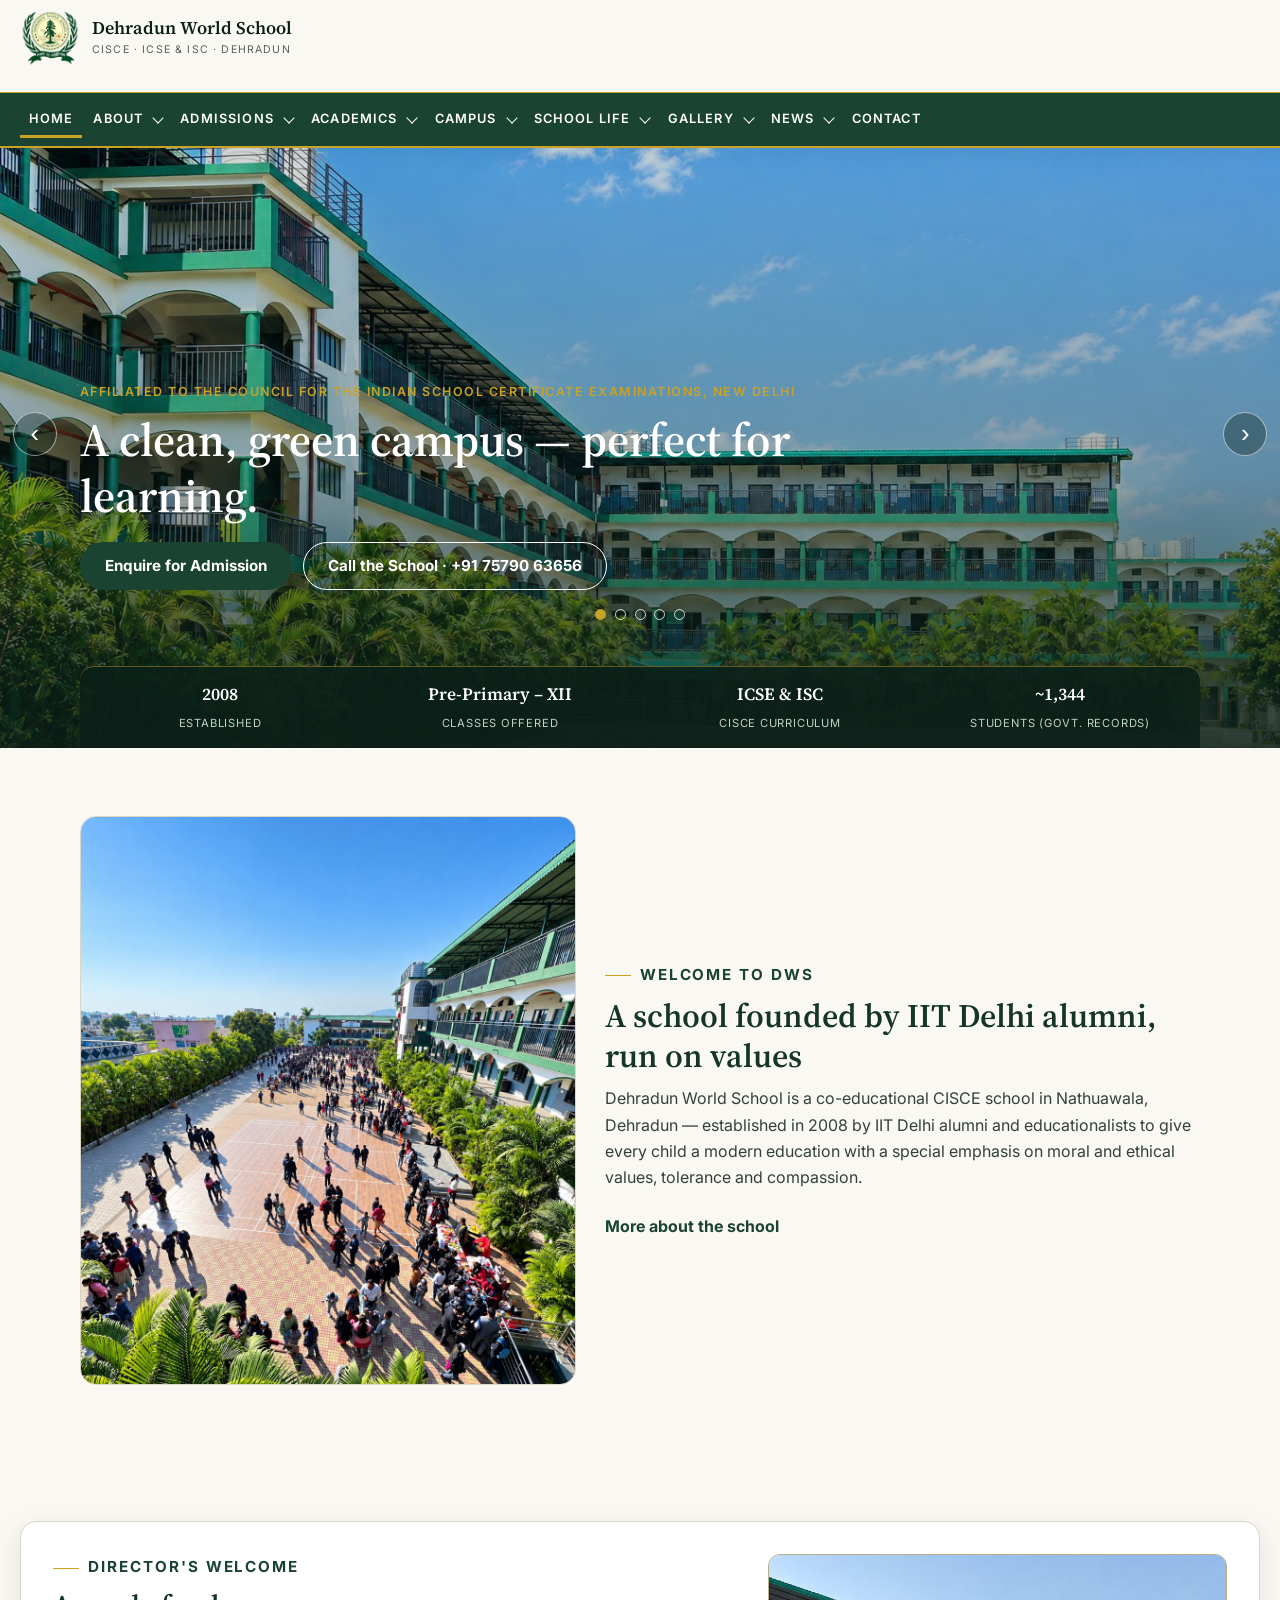
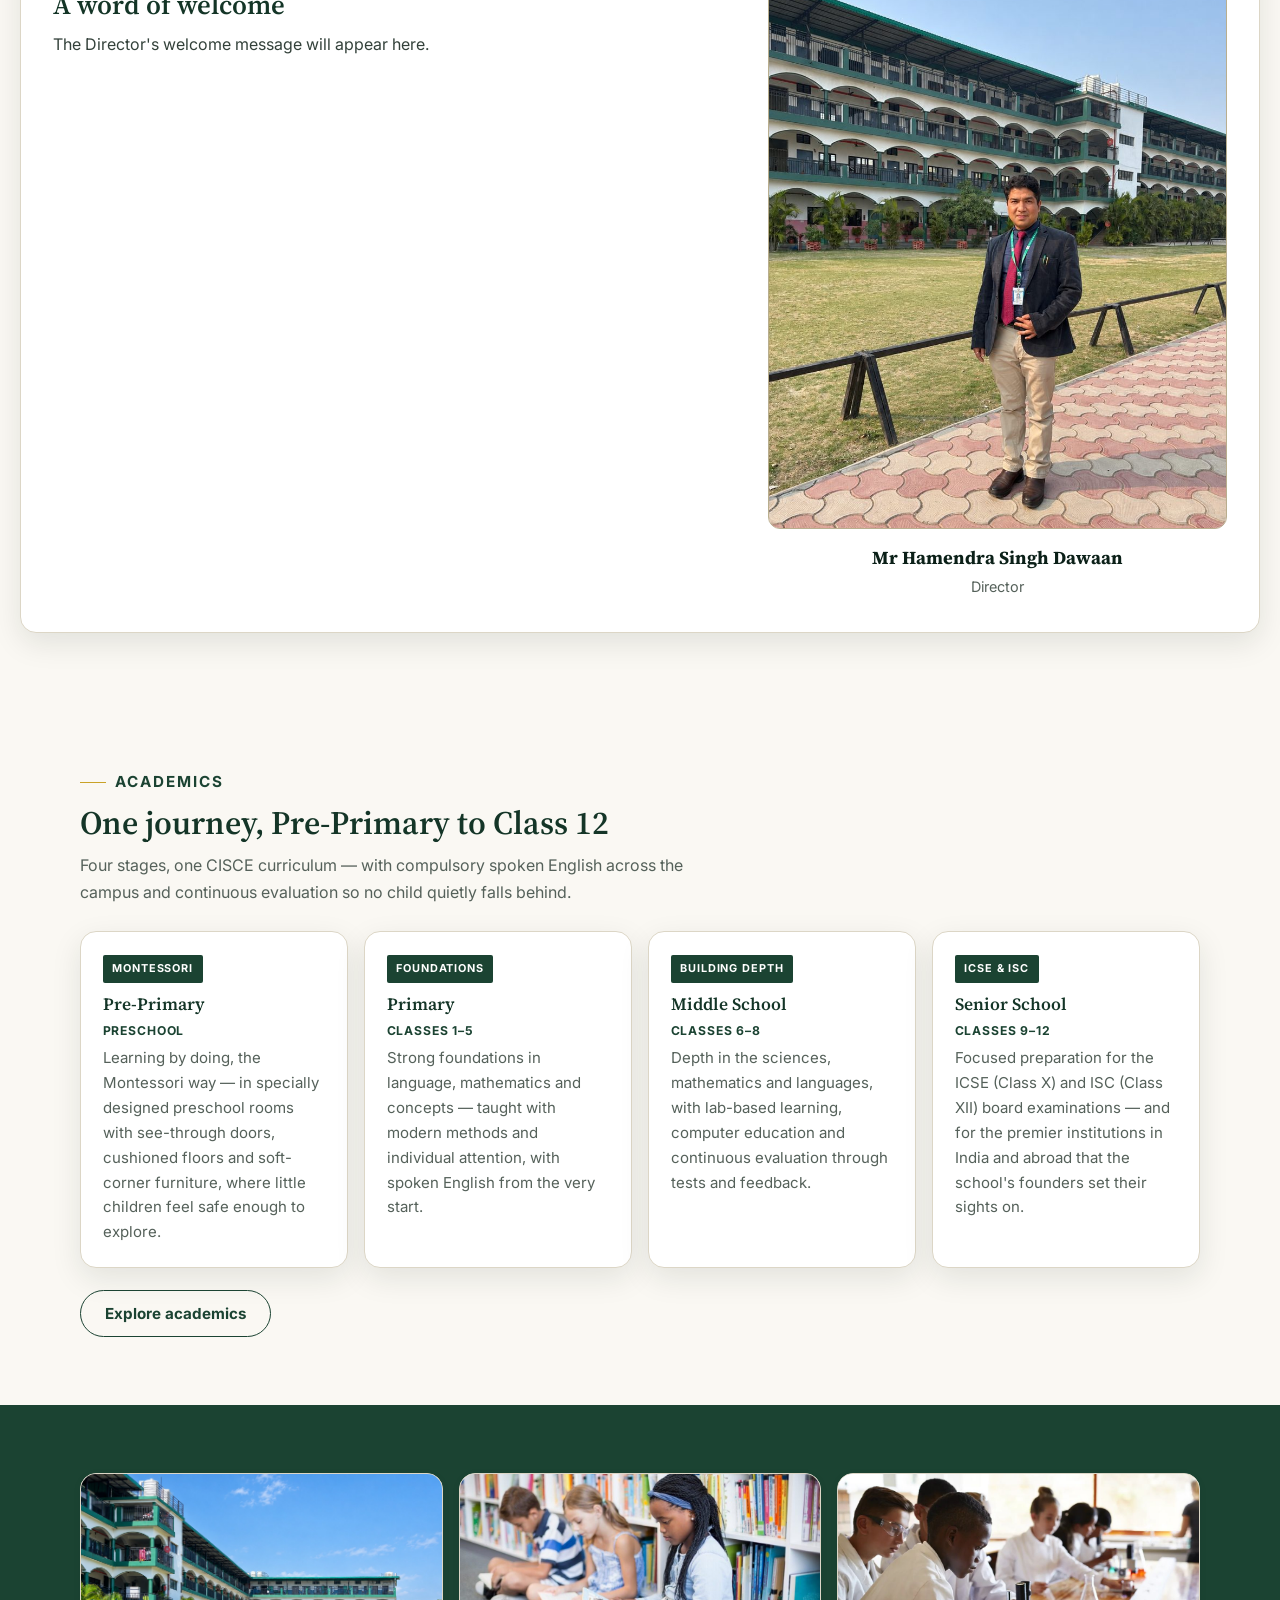
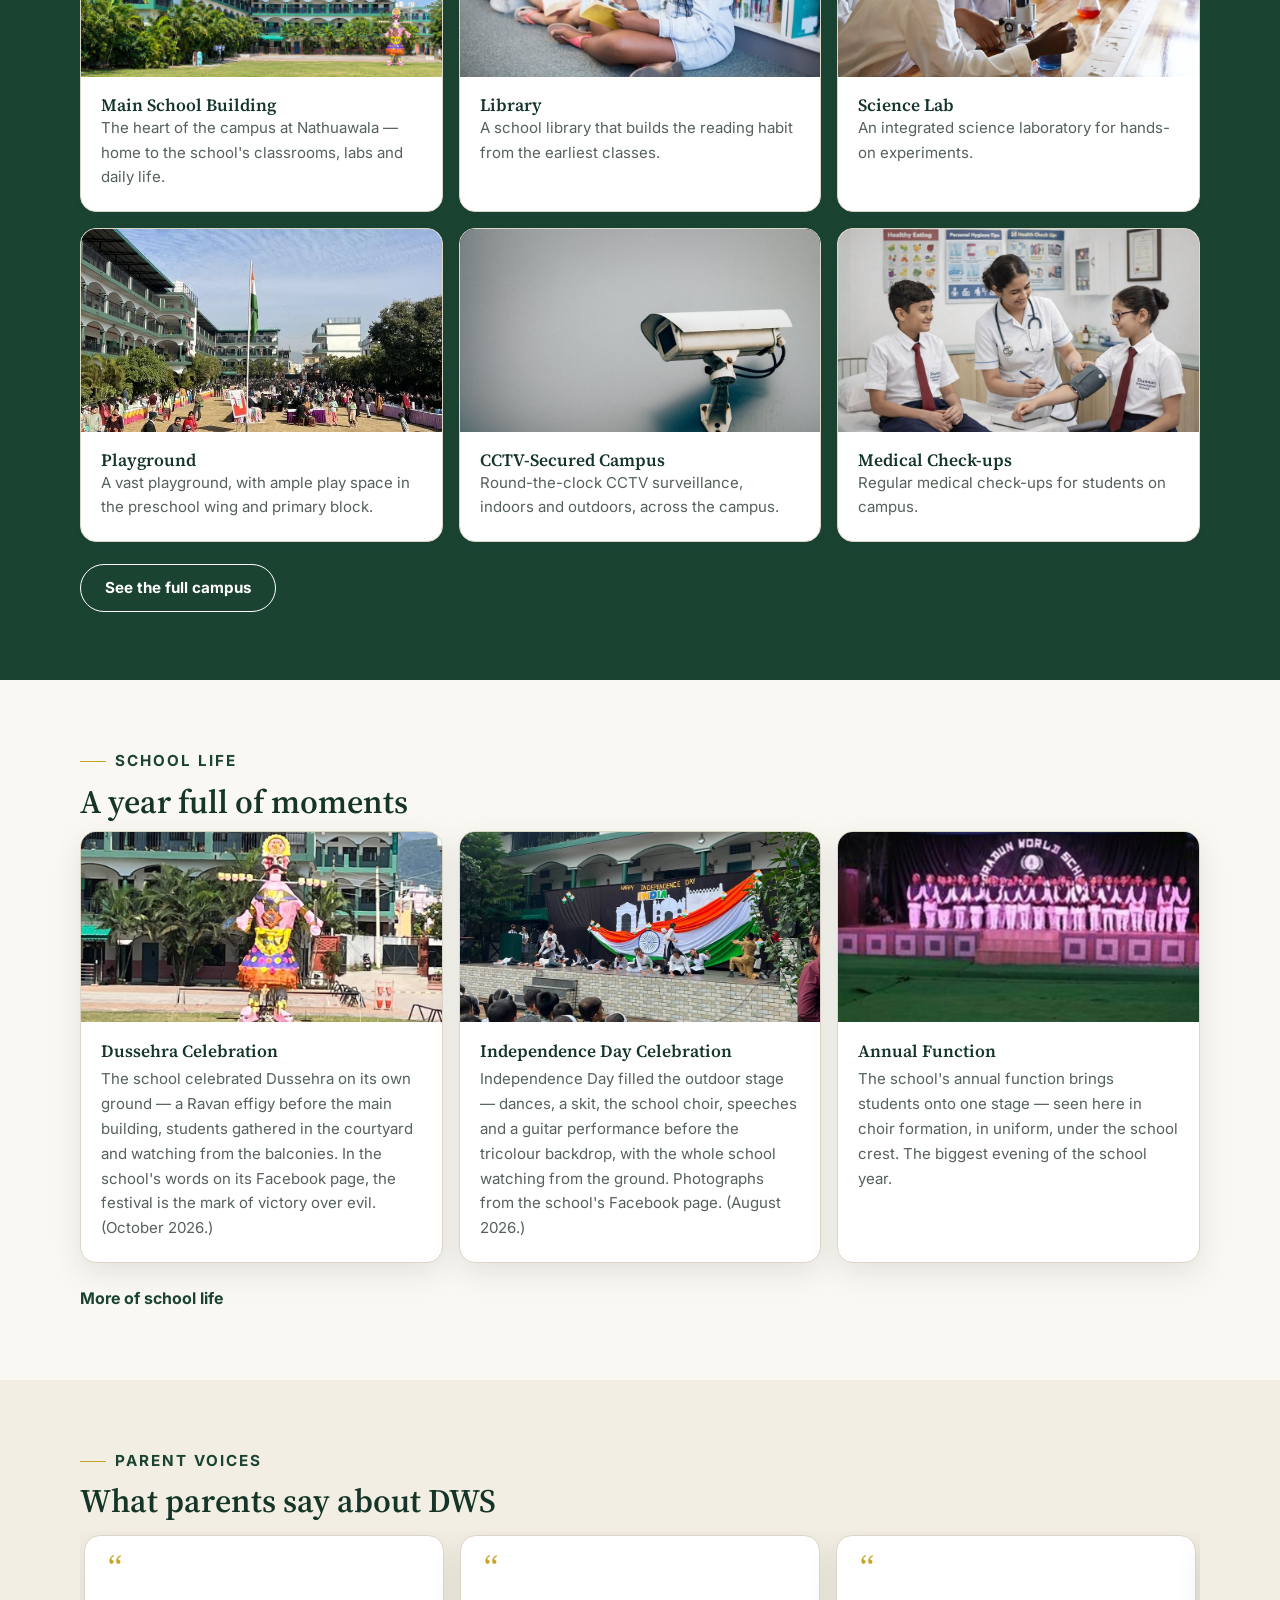
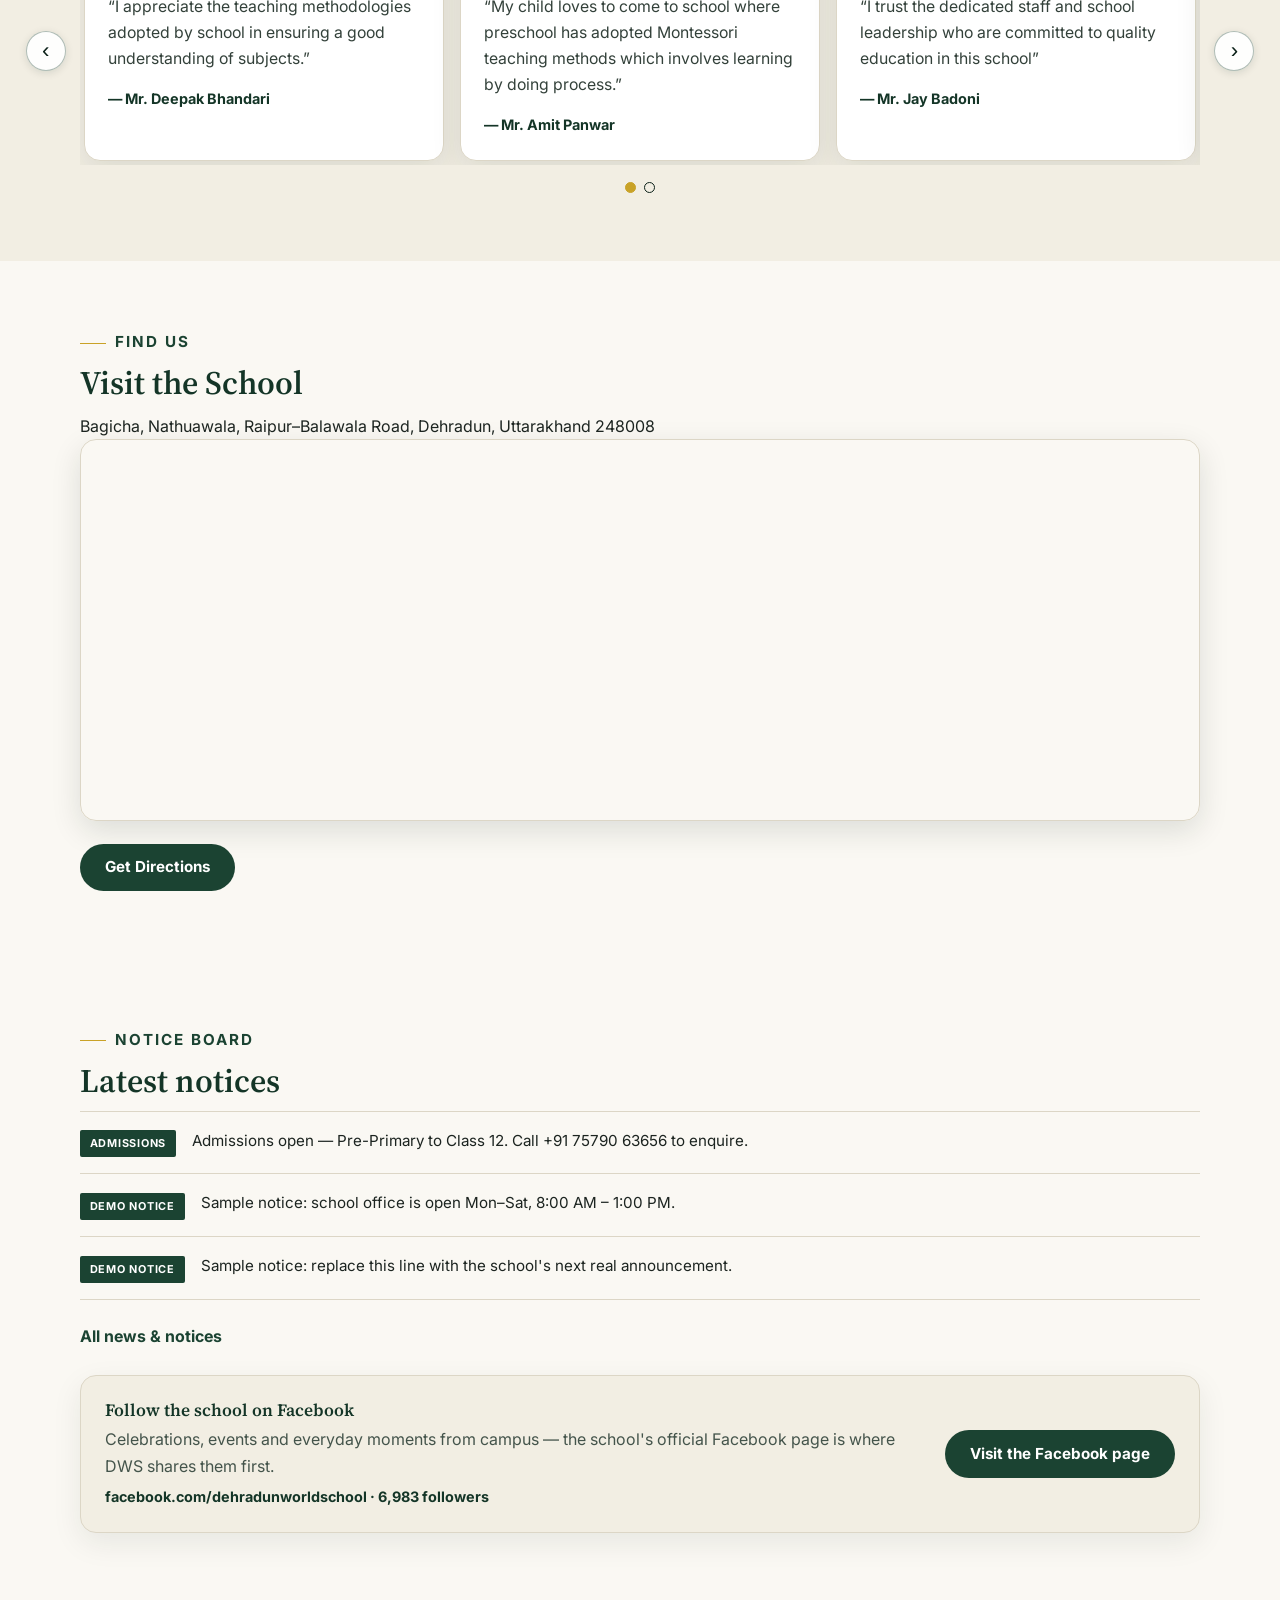
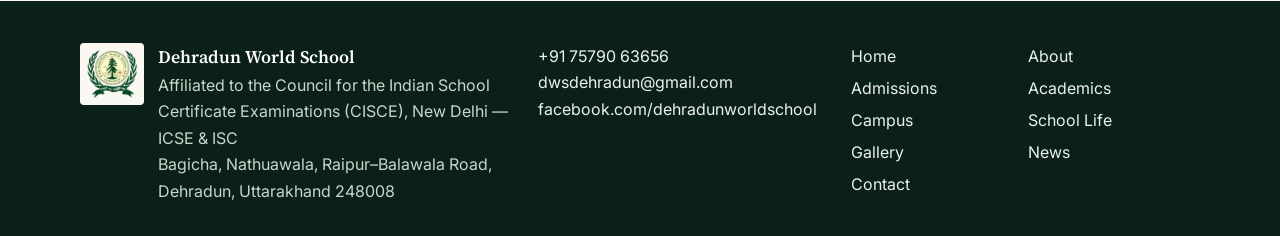
<file: index.html>
<!DOCTYPE html>
<html lang="en">
<head>
<meta charset="UTF-8">
<meta name="viewport" content="width=device-width, initial-scale=1.0">
<title>Dehradun World School, Dehradun — ICSE & ISC (CISCE) | Demo</title>
<meta name="description" content="Dehradun World School, Nathuawala, Dehradun — a co-educational CISCE school (ICSE & ISC), Pre-Primary to Class 12, established 2008 by IIT Delhi alumni. Demo rebuild concept.">
<meta property="og:title" content="Dehradun World School, Dehradun — ICSE & ISC (CISCE) | Demo">
<meta property="og:description" content="Dehradun World School, Nathuawala, Dehradun — a co-educational CISCE school (ICSE & ISC), Pre-Primary to Class 12, established 2008 by IIT Delhi alumni. Demo rebuild concept.">
<meta property="og:image" content="images/real/hero-school.jpg">
<meta property="og:type" content="website">
<link rel="icon" href="favicon.ico" sizes="any">
<link rel="icon" type="image/png" href="images/favicon.png">
<link rel="preconnect" href="https://fonts.googleapis.com">
<link rel="preconnect" href="https://fonts.gstatic.com" crossorigin>
<link href="https://fonts.googleapis.com/css2?family=Inter:wght@400;500;600;700;800&family=Source+Serif+4:opsz,wght@8..60,500;8..60,600;8..60,700&display=swap" rel="stylesheet">
<link rel="stylesheet" href="styles.css">
</head>
<body data-page="home">

<header class="site-header">
  <a class="brand" href="index.html">
    <img class="brand-logo" src="images/logo.png" alt="Dehradun World School crest">
    <span class="brand-text">
      <strong>Dehradun World School</strong>
      <small>CISCE · ICSE &amp; ISC · Dehradun</small>
    </span>
  </a>
  <button class="nav-toggle" id="navToggle" aria-expanded="false" aria-controls="mainNav">Menu</button>
  <nav class="main-nav" id="mainNav" aria-label="Main"></nav>
</header>

<main>

  <section class="hero">
    <div class="hero-slider" id="heroSlider" aria-roledescription="carousel" aria-label="Campus highlights">
      <div class="hero-slides" id="heroSlides"></div>
      <button class="hero-arrow hero-prev" id="heroPrev" aria-label="Previous slide">&#8249;</button>
      <button class="hero-arrow hero-next" id="heroNext" aria-label="Next slide">&#8250;</button>
      <div class="hero-dots" id="heroDots"></div>
      <div class="hero-caption">
        <p class="hero-eyebrow" id="heroEyebrow"></p>
        <h2 id="heroCaptionTitle"></h2>
        <div class="hero-ctas">
          <a class="btn btn-green" href="admissions.html" id="heroPrimary"></a>
          <a class="btn btn-outline" href="#" id="heroSecondary"></a>
        </div>
      </div>
    </div>
    <div class="stat-band" id="statBand"></div>
  </section>

  <section class="section">
    <div class="container about-grid">
      <div class="about-media"><img id="welcomeImage" src="" alt="" loading="lazy"></div>
      <div>
        <div id="welcomeHead"></div>
        <div class="prose"><p id="welcomeText"></p></div>
        <p class="center-link"><a class="text-link" href="about.html" id="welcomeLink"></a></p>
      </div>
    </div>
  </section>

  <section class="section">
    <div class="container container-wide">
      <div class="director-welcome">
        <div class="dw-text">
          <div id="dwHead"></div>
          <div class="prose" id="dwText"></div>
        </div>
        <figure class="dw-photo">
          <div class="dw-photo-slot" id="dwPhotoSlot"></div>
          <figcaption><strong id="dwName"></strong><span id="dwRole"></span></figcaption>
        </figure>
      </div>
    </div>
  </section>

  <section class="section">
    <div class="container">
      <div id="stagesHead"></div>
      <div class="card-row" id="stageCards"></div>
      <p class="center-link"><a class="btn btn-ghost" href="academics.html" id="stagesLink"></a></p>
    </div>
  </section>

  <section class="section section-green">
    <div class="container">
      <div id="facHead"></div>
      <div class="facility-grid" id="facPicks"></div>
      <p class="center-link"><a class="btn btn-outline" href="campus.html" id="facLink"></a></p>
    </div>
  </section>

  <section class="section">
    <div class="container">
      <div id="eventsHead"></div>
      <div class="card-row flex-3" id="homeEvents"></div>
      <p class="center-link"><a class="text-link" href="school-life.html" id="eventsLink"></a></p>
    </div>
  </section>

  <section class="section section-tint">
    <div class="container">
      <div id="testHead"></div>
      <div class="test-carousel" id="testCarousel" aria-roledescription="carousel" aria-label="Parent testimonials">
        <div class="test-viewport"><div class="test-track" id="testTrack"></div></div>
        <button class="test-arrow test-prev" id="testPrev" aria-label="Previous testimonials">&#8249;</button>
        <button class="test-arrow test-next" id="testNext" aria-label="Next testimonials">&#8250;</button>
        <div class="test-dots" id="testDots"></div>
      </div>
    </div>
  </section>

  <section class="section">
    <div class="container">
      <div id="visitHead"></div>
      <p class="visit-address" id="visitAddress"></p>
      <div class="map-wrap">
        <iframe id="mapFrame" loading="lazy" style="border:0" allowfullscreen referrerpolicy="no-referrer-when-downgrade" title="Dehradun World School on Google Maps"></iframe>
      </div>
      <p class="center-link"><a class="btn btn-green" id="directionsLink" href="#" target="_blank" rel="noopener"></a></p>
    </div>
  </section>

  <section class="section">
    <div class="container">
      <p class="eyebrow">Notice board</p>
      <h2>Latest notices</h2>
      <div class="notice-list" id="noticePreview"></div>
      <p class="center-link"><a class="text-link" href="news.html">All news &amp; notices</a></p>
      <div id="fbSlot" style="margin-top:1.6rem"></div>
    </div>
  </section>

</main>

<footer class="site-footer">
  <div class="container footer-grid">
    <div class="footer-brand">
      <img class="footer-logo" src="images/logo.png" alt="Dehradun World School crest">
      <div>
        <strong id="footerName"></strong>
        <p id="footerAff"></p>
        <p id="footerAddress"></p>
      </div>
    </div>
    <div>
      <p><a id="footerPhone" href="#"></a></p>
      <p><a id="footerEmail" href="#"></a></p>
      <p><a id="footerFb" href="#" target="_blank" rel="noopener"></a></p>
    </div>
    <nav class="footer-nav" id="footerNav" aria-label="Footer"></nav>
  </div>
</footer>

<script src="content.js"></script>
<script src="app.js"></script>
</body>
</html>
</file>
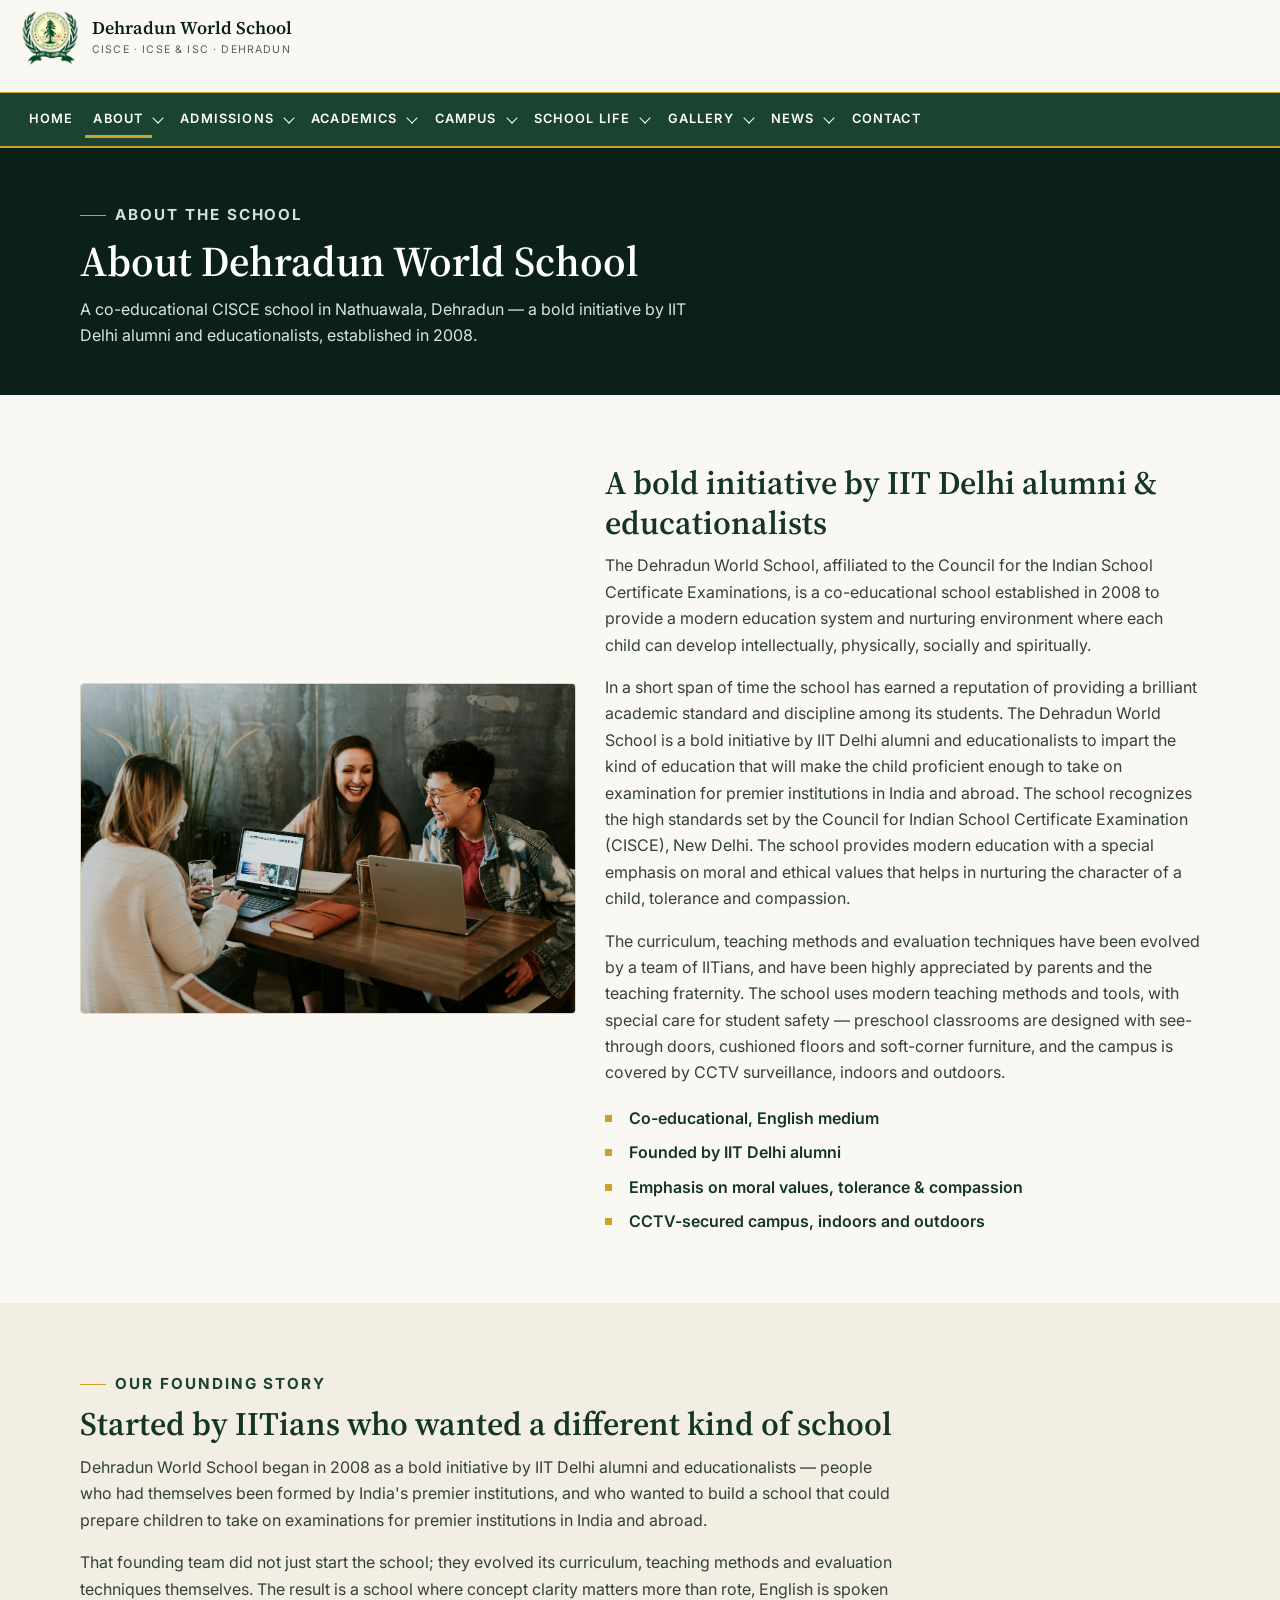
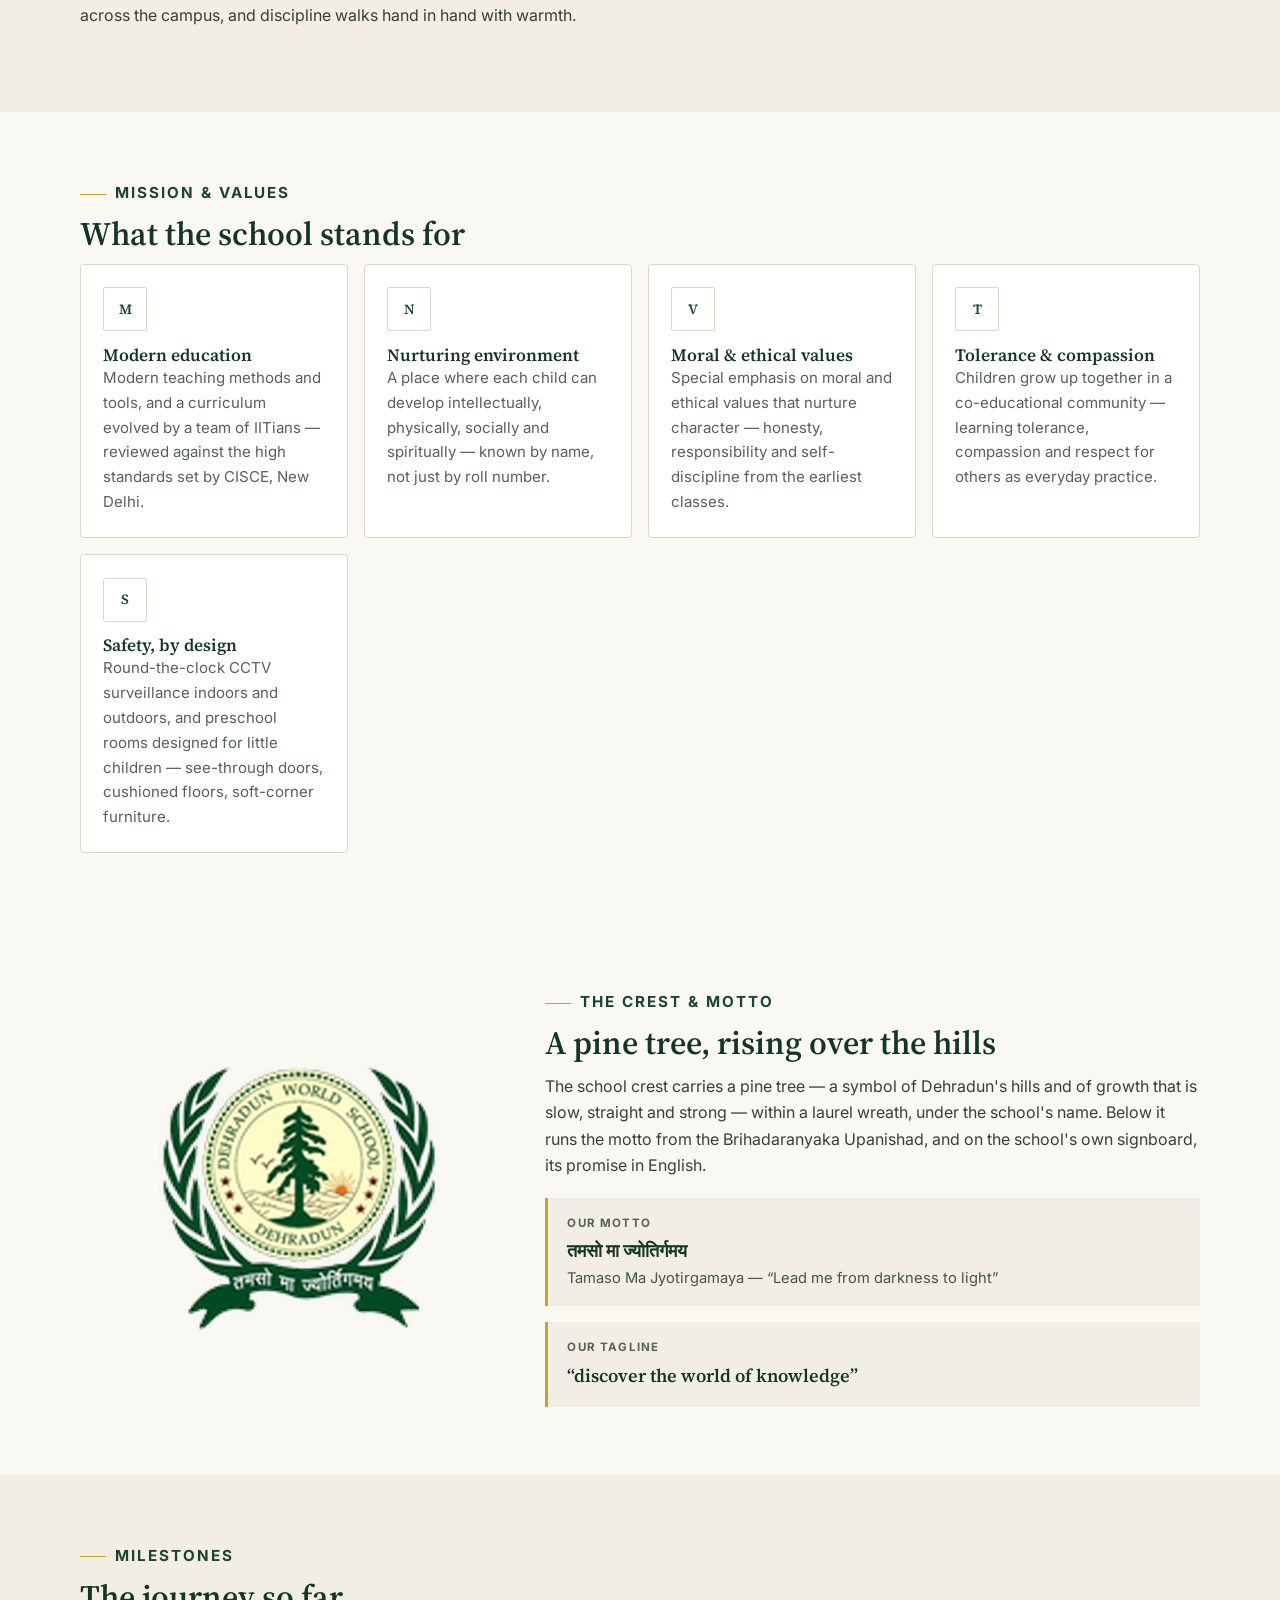
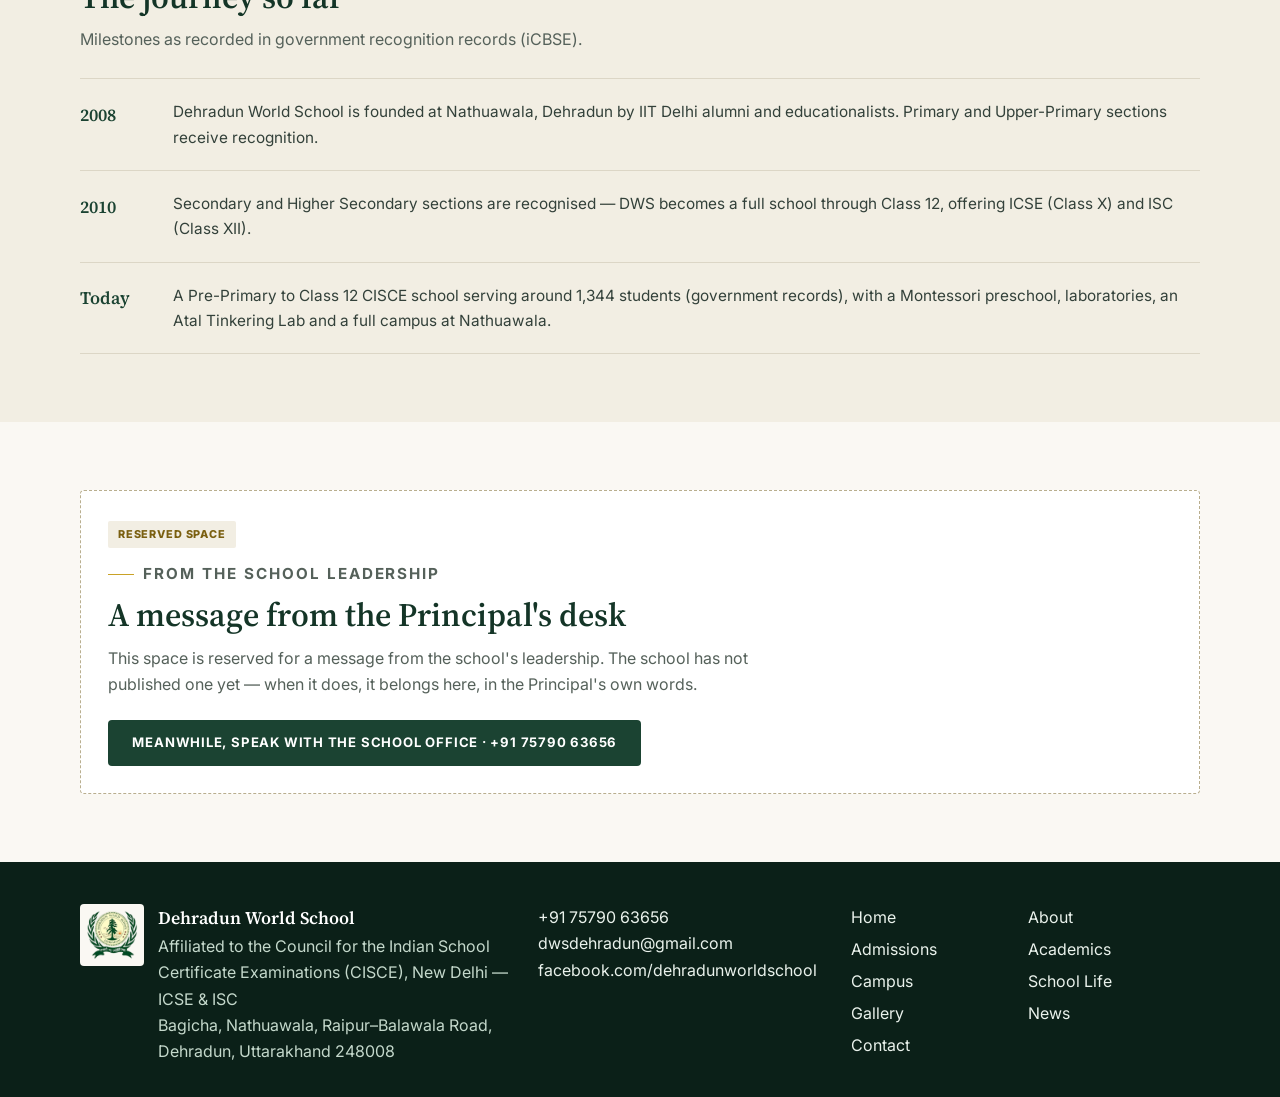
<file: about.html>
<!DOCTYPE html>
<html lang="en">
<head>
<meta charset="UTF-8">
<meta name="viewport" content="width=device-width, initial-scale=1.0">
<title>About — Dehradun World School, Dehradun | Demo</title>
<meta name="description" content="About Dehradun World School: founded in 2008 by IIT Delhi alumni, its mission and values, the school crest and motto, and its journey to a full ICSE & ISC school. Demo rebuild concept.">
<meta property="og:title" content="About — Dehradun World School, Dehradun | Demo">
<meta property="og:description" content="About Dehradun World School: founded in 2008 by IIT Delhi alumni, its mission and values, the school crest and motto, and its journey to a full ICSE & ISC school. Demo rebuild concept.">
<meta property="og:image" content="images/real/main-building-flagpole.jpg">
<meta property="og:type" content="website">
<link rel="icon" href="favicon.ico" sizes="any">
<link rel="icon" type="image/png" href="images/favicon.png">
<link rel="preconnect" href="https://fonts.googleapis.com">
<link rel="preconnect" href="https://fonts.gstatic.com" crossorigin>
<link href="https://fonts.googleapis.com/css2?family=Inter:wght@400;500;600;700;800&family=Source+Serif+4:opsz,wght@8..60,500;8..60,600;8..60,700&display=swap" rel="stylesheet">
<link rel="stylesheet" href="styles.css">
</head>
<body data-page="about">

<header class="site-header">
  <a class="brand" href="index.html">
    <img class="brand-logo" src="images/logo.png" alt="Dehradun World School crest">
    <span class="brand-text">
      <strong>Dehradun World School</strong>
      <small>CISCE · ICSE &amp; ISC · Dehradun</small>
    </span>
  </a>
  <button class="nav-toggle" id="navToggle" aria-expanded="false" aria-controls="mainNav">Menu</button>
  <nav class="main-nav" id="mainNav" aria-label="Main"></nav>
</header>

<main>

  <div id="pageHero"></div>

  <section class="section">
    <div class="container about-grid">
      <div class="about-media"><img id="aboutImage" src="" alt="" loading="lazy"></div>
      <div>
        <h2 id="aboutHeading"></h2>
        <div class="prose" id="aboutParas"></div>
        <ul class="check-list" id="aboutHighlights"></ul>
      </div>
    </div>
  </section>

  <section class="section section-tint">
    <div class="container">
      <div id="foundingHead"></div>
      <div class="prose" id="foundingParas" style="max-width:820px"></div>
    </div>
  </section>

  <section class="section" id="values">
    <div class="container">
      <div id="missionHead"></div>
      <div class="card-row" id="missionCards"></div>
    </div>
  </section>

  <section class="section" id="crest">
    <div class="container crest-grid">
      <div class="crest-media"><img src="images/logo.png" alt="The crest of Dehradun World School"></div>
      <div>
        <p class="eyebrow" id="crestEyebrow"></p>
        <h2 id="crestHeading"></h2>
        <div class="prose"><p id="crestText"></p></div>
        <div class="crest-lines">
          <div class="crest-line"><small id="crestMottoLabel"></small><strong id="crestMotto"></strong><span id="crestMottoTr"></span></div>
          <div class="crest-line"><small id="crestTaglineLabel"></small><strong id="crestTagline"></strong></div>
        </div>
      </div>
    </div>
  </section>

  <section class="section section-tint" id="timeline">
    <div class="container">
      <div id="timelineHead"></div>
      <ol class="timeline" id="timelineList"></ol>
    </div>
  </section>

  <section class="section" id="leadership">
    <div class="container">
      <div class="slot-card">
        <span class="slot-tag">Reserved space</span>
        <div id="leadershipHead"></div>
        <p id="leadershipNote"></p>
        <p class="center-link"><a class="btn btn-green" href="#" id="leadershipCta"></a></p>
      </div>
    </div>
  </section>

</main>

<footer class="site-footer">
  <div class="container footer-grid">
    <div class="footer-brand">
      <img class="footer-logo" src="images/logo.png" alt="Dehradun World School crest">
      <div>
        <strong id="footerName"></strong>
        <p id="footerAff"></p>
        <p id="footerAddress"></p>
      </div>
    </div>
    <div>
      <p><a id="footerPhone" href="#"></a></p>
      <p><a id="footerEmail" href="#"></a></p>
      <p><a id="footerFb" href="#" target="_blank" rel="noopener"></a></p>
    </div>
    <nav class="footer-nav" id="footerNav" aria-label="Footer"></nav>
  </div>
</footer>

<script src="content.js"></script>
<script src="app.js"></script>
</body>
</html>
</file>
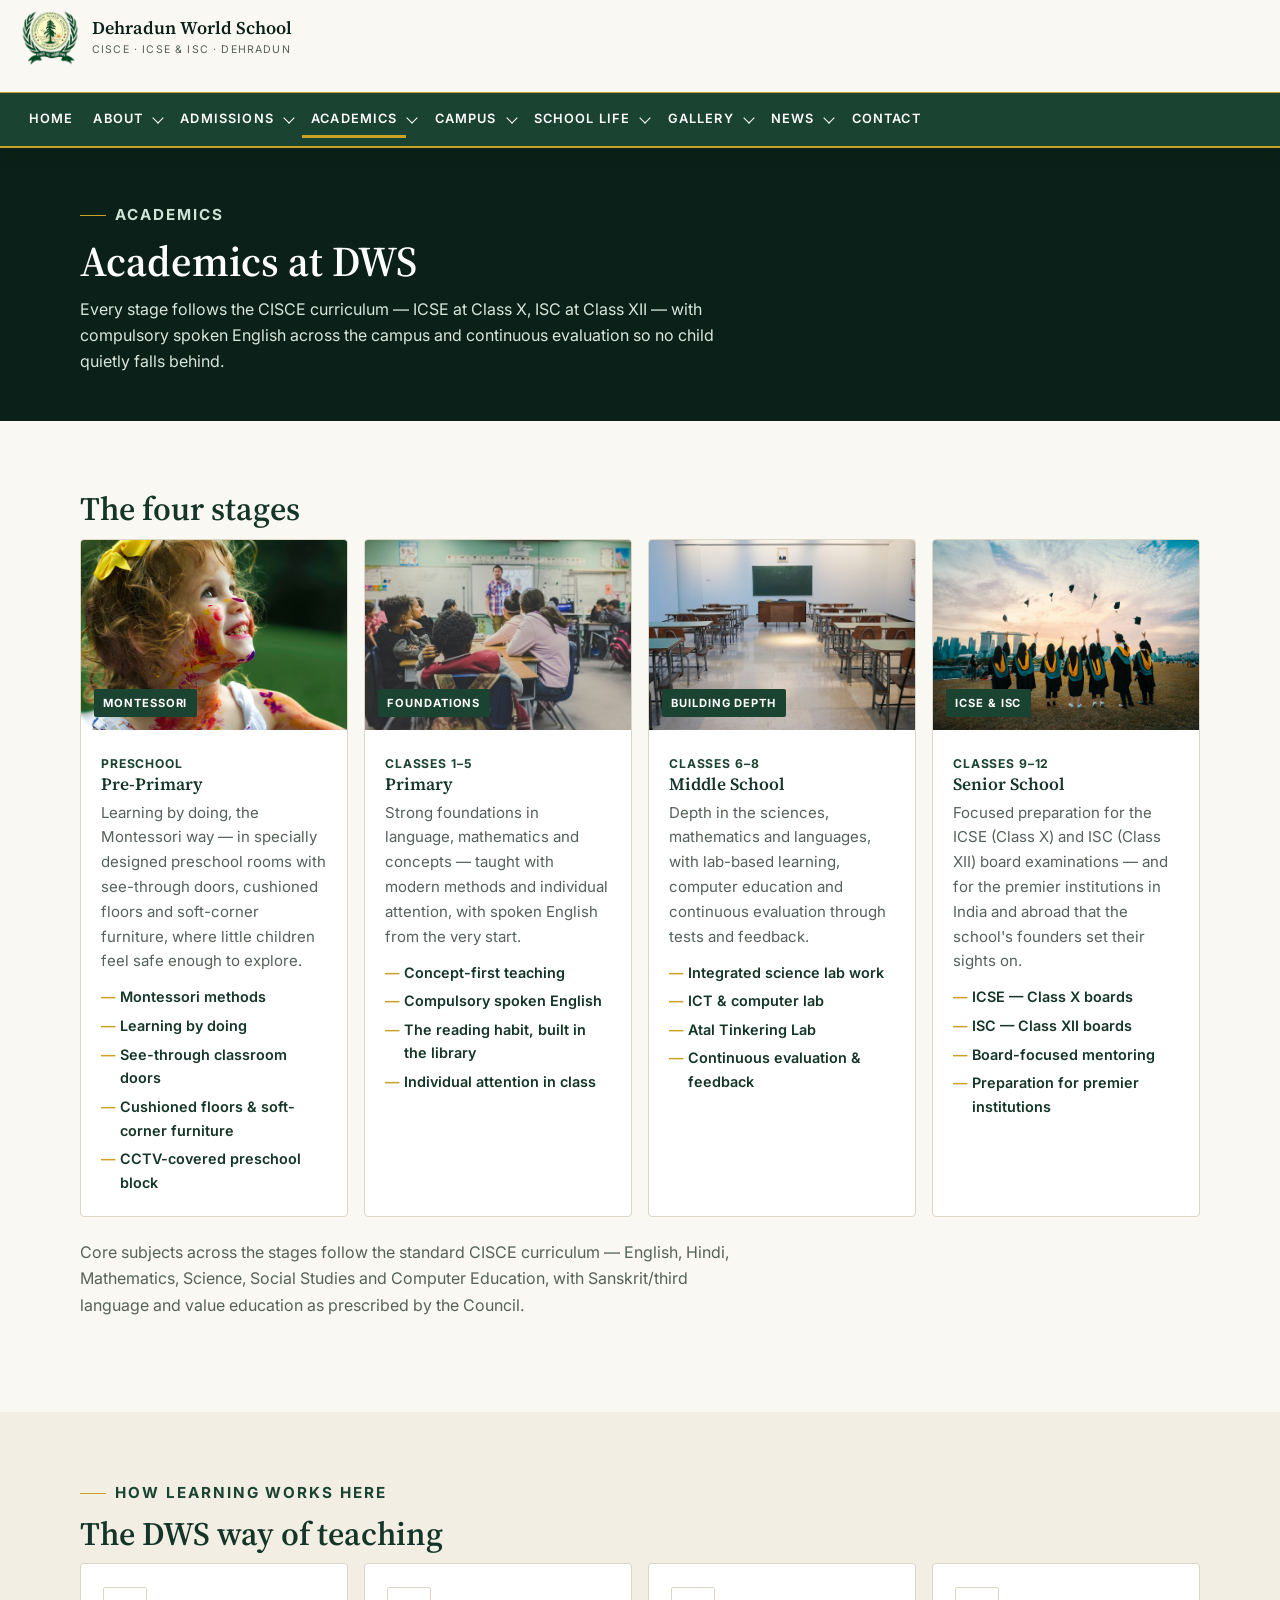
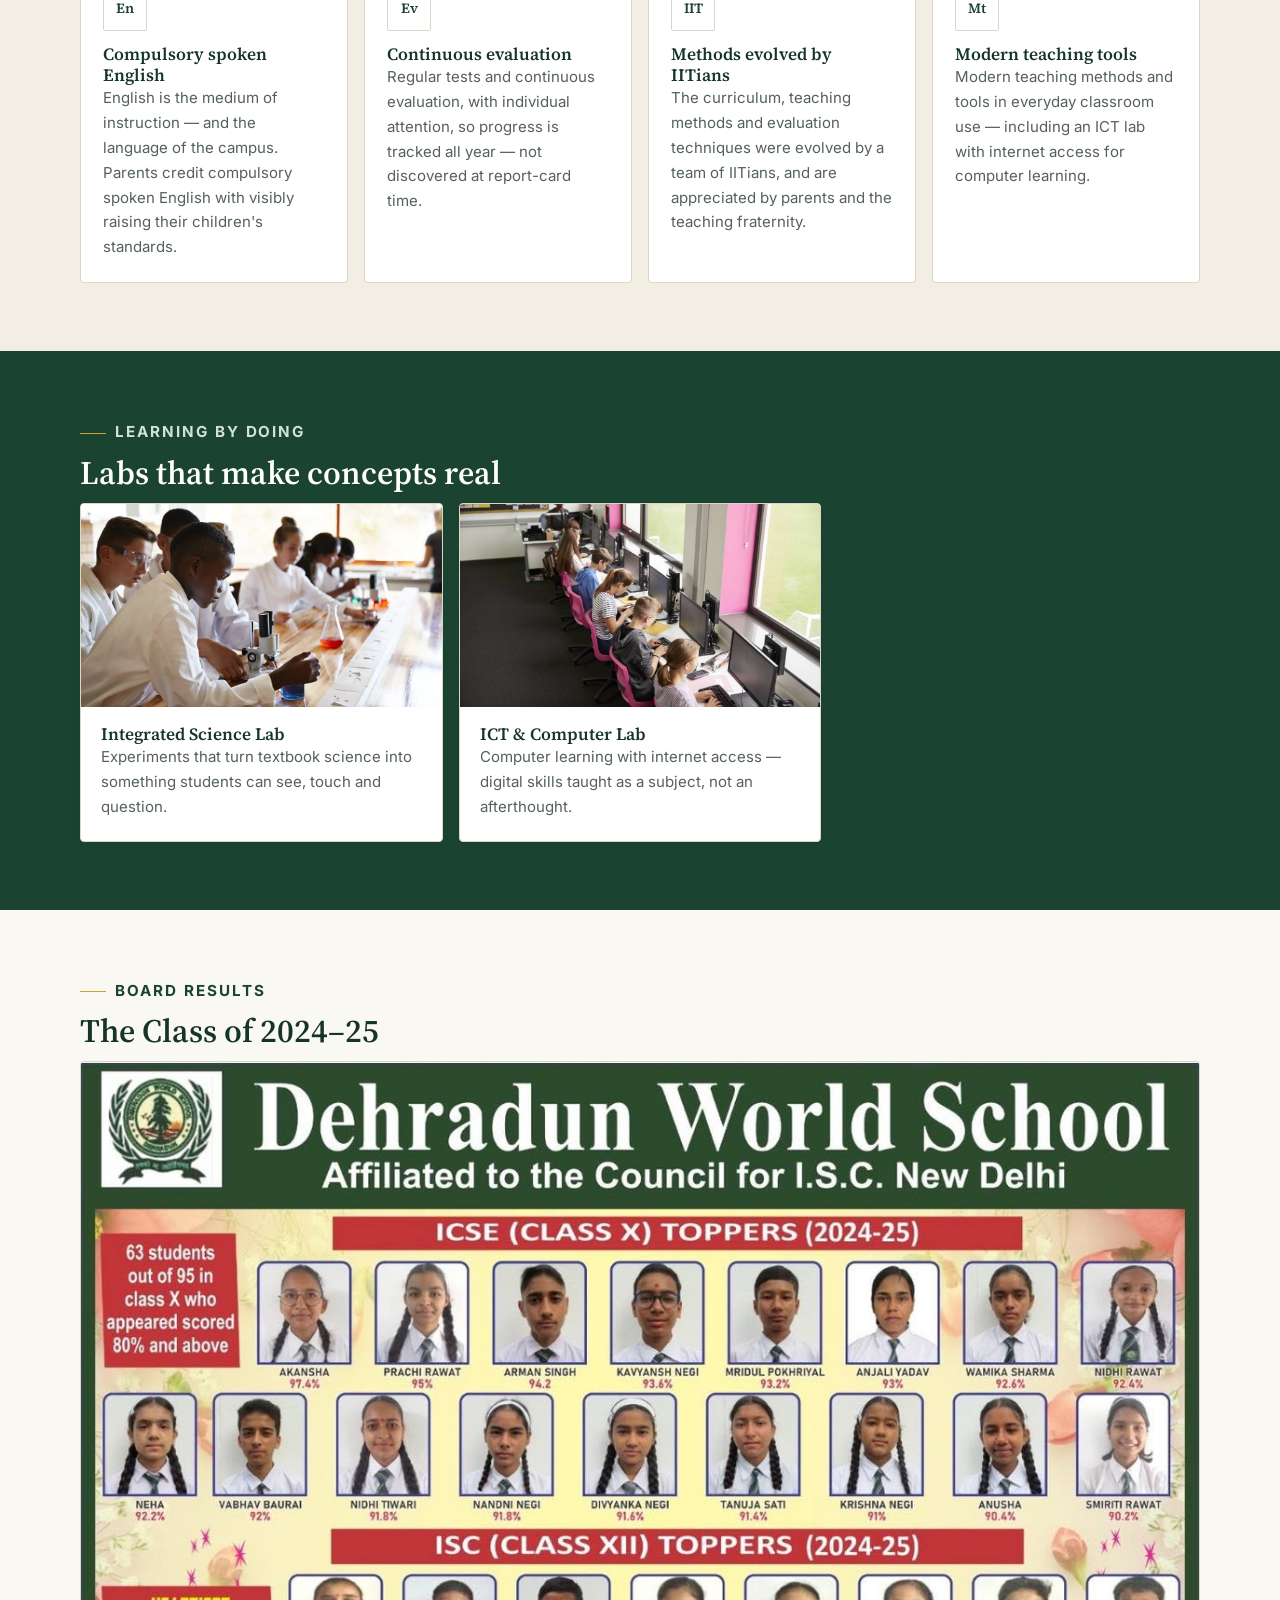
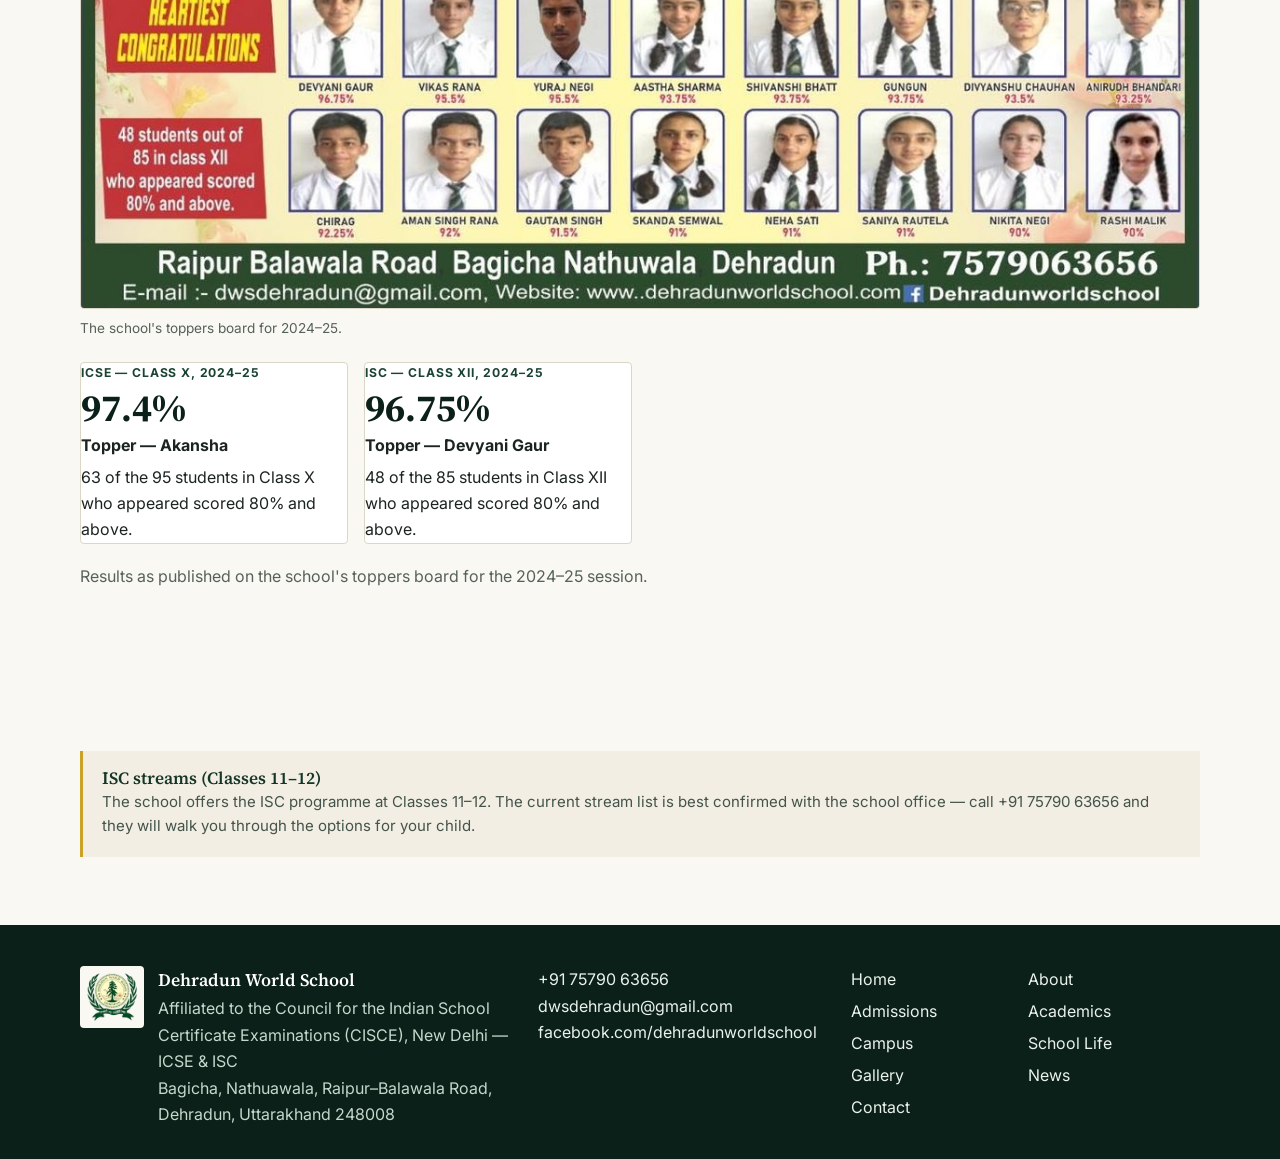
<file: academics.html>
<!DOCTYPE html>
<html lang="en">
<head>
<meta charset="UTF-8">
<meta name="viewport" content="width=device-width, initial-scale=1.0">
<title>Academics — Dehradun World School, Dehradun | Demo</title>
<meta name="description" content="Academics at Dehradun World School: Montessori Pre-Primary, Primary, Middle and Senior stages on the CISCE curriculum — ICSE and ISC, spoken English, continuous evaluation. Demo rebuild concept.">
<meta property="og:title" content="Academics — Dehradun World School, Dehradun | Demo">
<meta property="og:description" content="Academics at Dehradun World School: Montessori Pre-Primary, Primary, Middle and Senior stages on the CISCE curriculum — ICSE and ISC, spoken English, continuous evaluation. Demo rebuild concept.">
<meta property="og:image" content="images/real/main-building-flagpole.jpg">
<meta property="og:type" content="website">
<link rel="icon" href="favicon.ico" sizes="any">
<link rel="icon" type="image/png" href="images/favicon.png">
<link rel="preconnect" href="https://fonts.googleapis.com">
<link rel="preconnect" href="https://fonts.gstatic.com" crossorigin>
<link href="https://fonts.googleapis.com/css2?family=Inter:wght@400;500;600;700;800&family=Source+Serif+4:opsz,wght@8..60,500;8..60,600;8..60,700&display=swap" rel="stylesheet">
<link rel="stylesheet" href="styles.css">
</head>
<body data-page="academics">

<header class="site-header">
  <a class="brand" href="index.html">
    <img class="brand-logo" src="images/logo.png" alt="Dehradun World School crest">
    <span class="brand-text">
      <strong>Dehradun World School</strong>
      <small>CISCE · ICSE &amp; ISC · Dehradun</small>
    </span>
  </a>
  <button class="nav-toggle" id="navToggle" aria-expanded="false" aria-controls="mainNav">Menu</button>
  <nav class="main-nav" id="mainNav" aria-label="Main"></nav>
</header>

<main>

  <div id="pageHero"></div>

  <section class="section">
    <div class="container">
      <h2 id="stagesHeading"></h2>
      <div class="card-row" id="acadCards"></div>
      <p class="section-intro" id="subjectsNote" style="margin-top:1.4rem"></p>
    </div>
  </section>

  <section class="section section-tint" id="teaching">
    <div class="container">
      <div id="approachHead"></div>
      <div class="card-row" id="approachCards"></div>
    </div>
  </section>

  <section class="section section-green" id="labs">
    <div class="container">
      <div id="labsHead"></div>
      <div class="facility-grid" id="labsGrid"></div>
    </div>
  </section>

  <section class="section" id="results">
    <div class="container">
      <div id="resultsHead"></div>
      <div id="resultsBody"></div>
    </div>
  </section>

  <section class="section">
    <div class="container">
      <div class="note-card">
        <h3 id="streamsHeading"></h3>
        <p id="streamsText"></p>
      </div>
    </div>
  </section>

</main>

<footer class="site-footer">
  <div class="container footer-grid">
    <div class="footer-brand">
      <img class="footer-logo" src="images/logo.png" alt="Dehradun World School crest">
      <div>
        <strong id="footerName"></strong>
        <p id="footerAff"></p>
        <p id="footerAddress"></p>
      </div>
    </div>
    <div>
      <p><a id="footerPhone" href="#"></a></p>
      <p><a id="footerEmail" href="#"></a></p>
      <p><a id="footerFb" href="#" target="_blank" rel="noopener"></a></p>
    </div>
    <nav class="footer-nav" id="footerNav" aria-label="Footer"></nav>
  </div>
</footer>

<script src="content.js"></script>
<script src="app.js"></script>
</body>
</html>
</file>
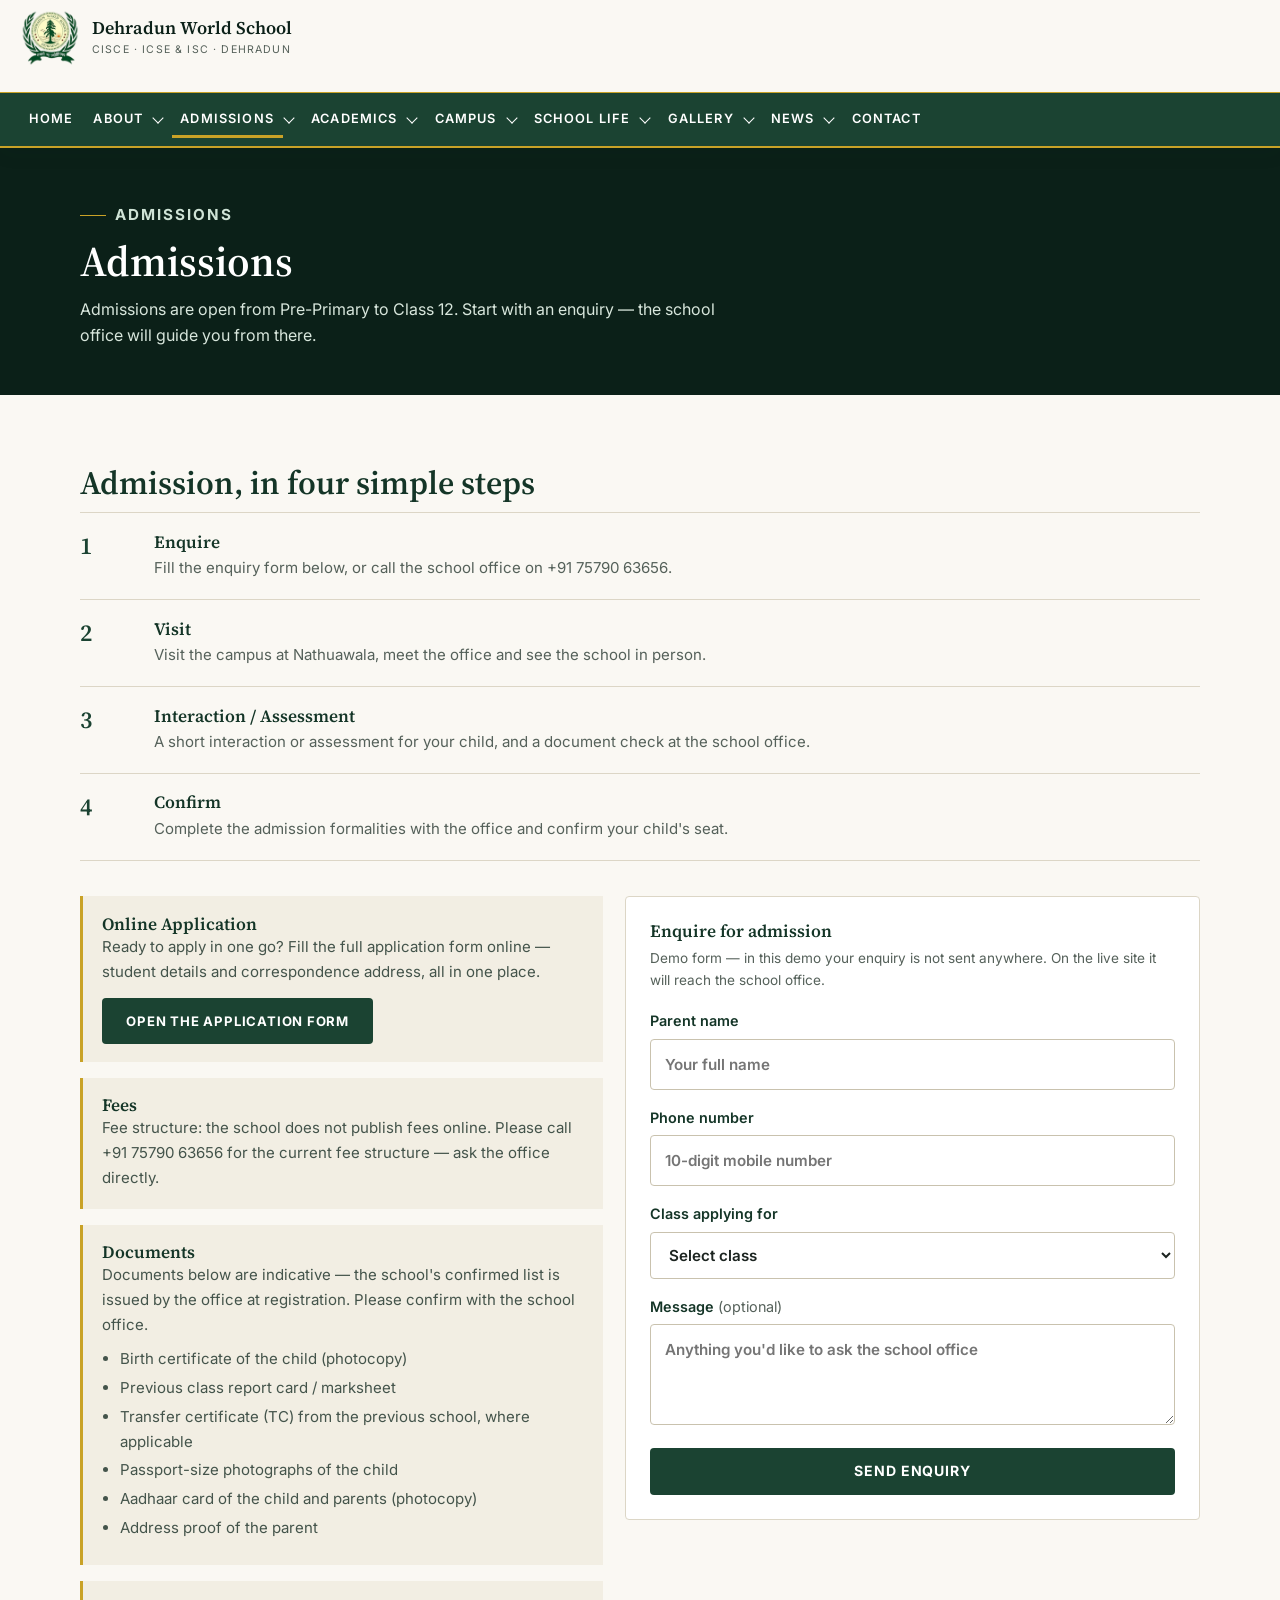
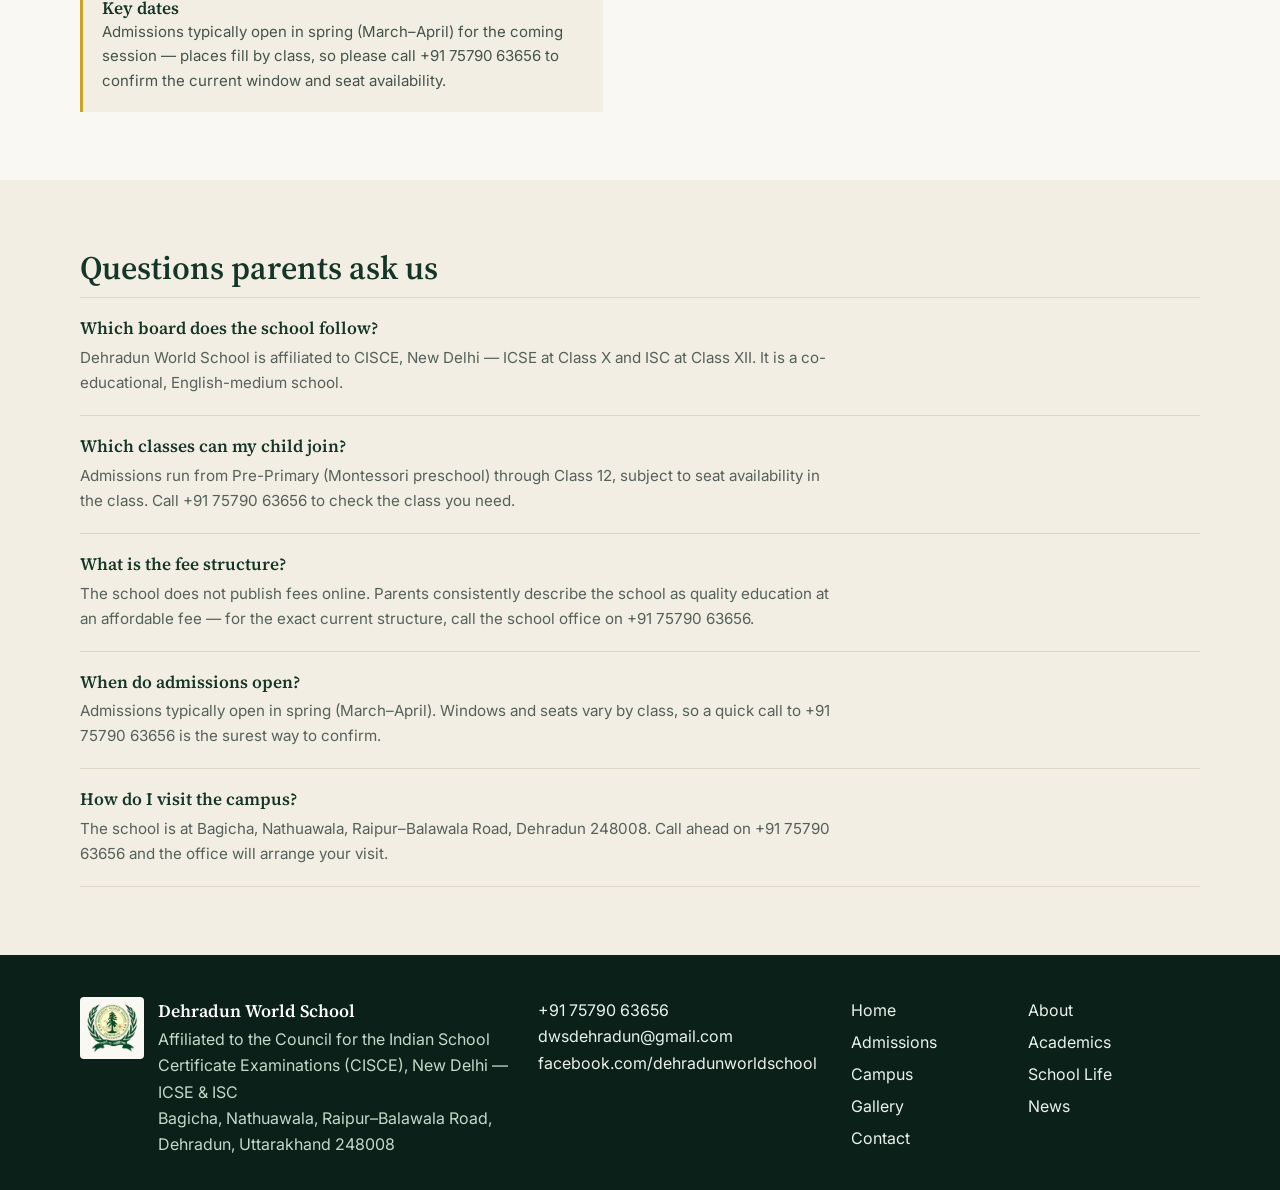
<file: admissions.html>
<!DOCTYPE html>
<html lang="en">
<head>
<meta charset="UTF-8">
<meta name="viewport" content="width=device-width, initial-scale=1.0">
<title>Admissions — Dehradun World School, Dehradun | Demo</title>
<meta name="description" content="Admissions at Dehradun World School, Dehradun: four steps, documents, fees on enquiry, FAQs and an enquiry form — Pre-Primary to Class 12. Demo rebuild concept.">
<meta property="og:title" content="Admissions — Dehradun World School, Dehradun | Demo">
<meta property="og:description" content="Admissions at Dehradun World School, Dehradun: four steps, documents, fees on enquiry, FAQs and an enquiry form — Pre-Primary to Class 12. Demo rebuild concept.">
<meta property="og:image" content="images/real/main-building-flagpole.jpg">
<meta property="og:type" content="website">
<link rel="icon" href="favicon.ico" sizes="any">
<link rel="icon" type="image/png" href="images/favicon.png">
<link rel="preconnect" href="https://fonts.googleapis.com">
<link rel="preconnect" href="https://fonts.gstatic.com" crossorigin>
<link href="https://fonts.googleapis.com/css2?family=Inter:wght@400;500;600;700;800&family=Source+Serif+4:opsz,wght@8..60,500;8..60,600;8..60,700&display=swap" rel="stylesheet">
<link rel="stylesheet" href="styles.css">
</head>
<body data-page="admissions">

<header class="site-header">
  <a class="brand" href="index.html">
    <img class="brand-logo" src="images/logo.png" alt="Dehradun World School crest">
    <span class="brand-text">
      <strong>Dehradun World School</strong>
      <small>CISCE · ICSE &amp; ISC · Dehradun</small>
    </span>
  </a>
  <button class="nav-toggle" id="navToggle" aria-expanded="false" aria-controls="mainNav">Menu</button>
  <nav class="main-nav" id="mainNav" aria-label="Main"></nav>
</header>

<main>

  <div id="pageHero"></div>

  <section class="section">
    <div class="container">
      <span class="jump-anchor" id="process"></span>
      <h2 id="admHeading"></h2>
      <ol class="steps" id="admSteps"></ol>
      <div class="adm-grid">
        <div class="adm-notes">
          <div class="note-card"><h3 id="applyHeading"></h3><p id="applyText"></p><p style="margin-top:.85rem"><a class="btn btn-green" id="applyBtn" href="application.html"></a></p></div>
          <div class="note-card" id="fees"><h3>Fees</h3><p id="feesNote"></p></div>
          <div class="note-card" id="documents"><h3>Documents</h3><p id="documentsNote"></p><ul id="documentsList"></ul></div>
          <div class="note-card"><h3>Key dates</h3><p id="datesNote"></p></div>
        </div>
        <form class="enquiry-form" id="enquiryForm" novalidate>
          <span class="jump-anchor" id="enquire"></span>
          <h3 id="formHeading"></h3>
          <p class="form-note" id="formNote"></p>
          <label>Parent name
            <input type="text" name="parent" required placeholder="Your full name">
          </label>
          <label>Phone number
            <input type="tel" name="phone" required placeholder="10-digit mobile number">
          </label>
          <label>Class applying for
            <select name="class" required>
              <option value="">Select class</option>
              <option>Pre-Primary</option>
              <option>Class 1</option><option>Class 2</option><option>Class 3</option>
              <option>Class 4</option><option>Class 5</option><option>Class 6</option>
              <option>Class 7</option><option>Class 8</option><option>Class 9</option>
              <option>Class 10</option><option>Class 11</option><option>Class 12</option>
            </select>
          </label>
          <label>Message <span class="optional">(optional)</span>
            <textarea name="message" rows="3" placeholder="Anything you'd like to ask the school office"></textarea>
          </label>
          <button type="submit" class="btn btn-green btn-block" id="formButton"></button>
          <p class="form-success" id="formSuccess" hidden></p>
        </form>
      </div>
    </div>
  </section>

  <section class="section section-tint" id="faq">
    <div class="container">
      <h2 id="faqHeading"></h2>
      <div class="faq-list" id="faqList"></div>
    </div>
  </section>

</main>

<footer class="site-footer">
  <div class="container footer-grid">
    <div class="footer-brand">
      <img class="footer-logo" src="images/logo.png" alt="Dehradun World School crest">
      <div>
        <strong id="footerName"></strong>
        <p id="footerAff"></p>
        <p id="footerAddress"></p>
      </div>
    </div>
    <div>
      <p><a id="footerPhone" href="#"></a></p>
      <p><a id="footerEmail" href="#"></a></p>
      <p><a id="footerFb" href="#" target="_blank" rel="noopener"></a></p>
    </div>
    <nav class="footer-nav" id="footerNav" aria-label="Footer"></nav>
  </div>
</footer>

<script src="content.js"></script>
<script src="app.js"></script>
</body>
</html>
</file>
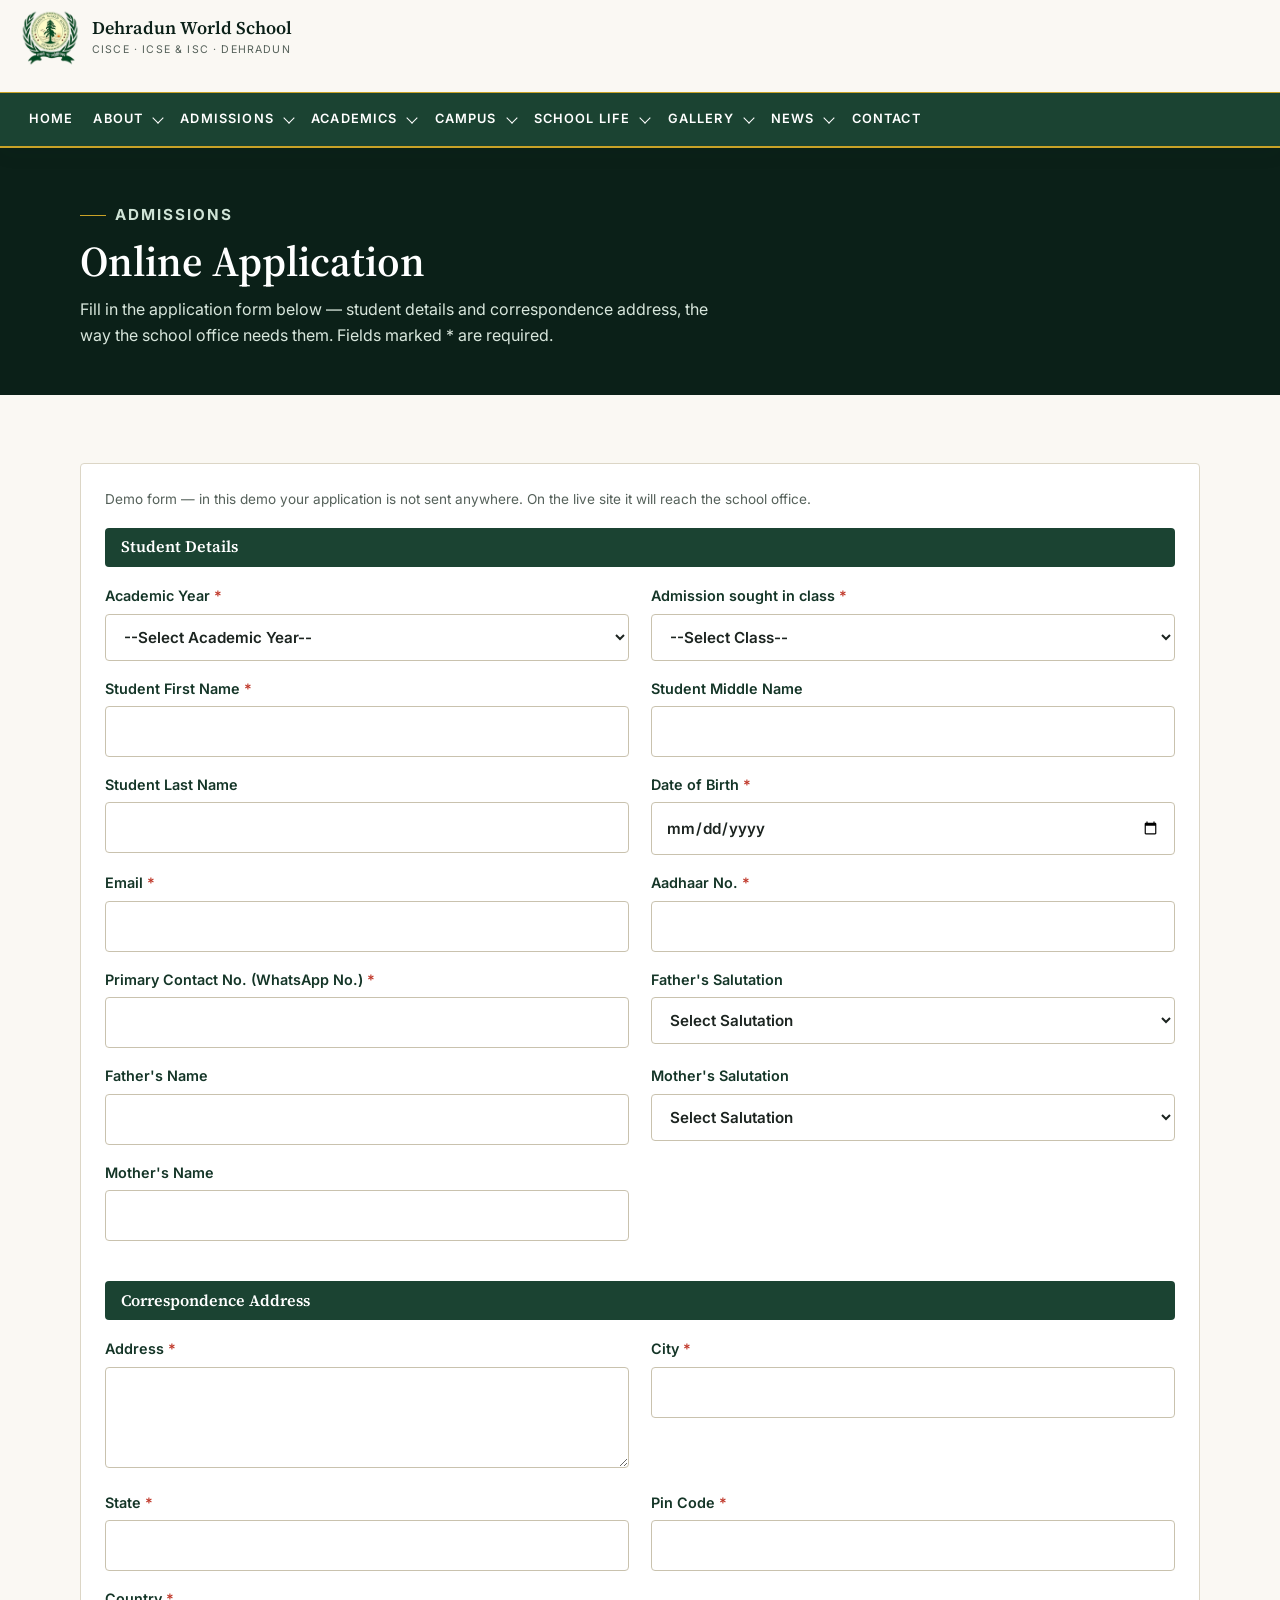
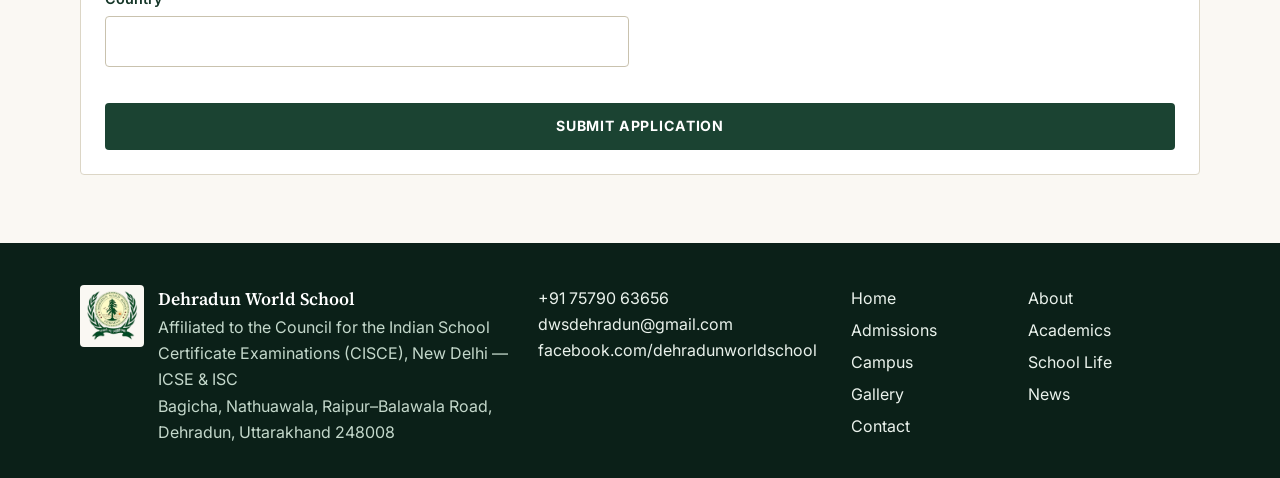
<file: application.html>
<!DOCTYPE html>
<html lang="en">
<head>
<meta charset="UTF-8">
<meta name="viewport" content="width=device-width, initial-scale=1.0">
<title>Online Application — Dehradun World School, Dehradun | Demo</title>
<meta name="description" content="Apply online to Dehradun World School, Dehradun — the full admission application form: student details and correspondence address. Demo rebuild concept.">
<meta property="og:title" content="Online Application — Dehradun World School, Dehradun | Demo">
<meta property="og:description" content="Apply online to Dehradun World School, Dehradun — the full admission application form: student details and correspondence address. Demo rebuild concept.">
<meta property="og:image" content="images/real/main-building-flagpole.jpg">
<meta property="og:type" content="website">
<link rel="icon" href="favicon.ico" sizes="any">
<link rel="icon" type="image/png" href="images/favicon.png">
<link rel="preconnect" href="https://fonts.googleapis.com">
<link rel="preconnect" href="https://fonts.gstatic.com" crossorigin>
<link href="https://fonts.googleapis.com/css2?family=Inter:wght@400;500;600;700;800&family=Source+Serif+4:opsz,wght@8..60,500;8..60,600;8..60,700&display=swap" rel="stylesheet">
<link rel="stylesheet" href="styles.css">
</head>
<body data-page="application">

<header class="site-header">
  <a class="brand" href="index.html">
    <img class="brand-logo" src="images/logo.png" alt="Dehradun World School crest">
    <span class="brand-text">
      <strong>Dehradun World School</strong>
      <small>CISCE · ICSE &amp; ISC · Dehradun</small>
    </span>
  </a>
  <button class="nav-toggle" id="navToggle" aria-expanded="false" aria-controls="mainNav">Menu</button>
  <nav class="main-nav" id="mainNav" aria-label="Main"></nav>
</header>

<main>

  <div id="pageHero"></div>

  <section class="section">
    <div class="container">
      <form class="enquiry-form apply-form" id="applyForm">
        <p class="form-note" id="applyNote"></p>

        <h3 class="form-band">Student Details</h3>
        <div class="apply-grid">
          <label>Academic Year <span class="req">*</span>
            <select name="year" required>
              <option value="">--Select Academic Year--</option>
              <option>2026–27</option>
              <option>2027–28</option>
            </select>
          </label>
          <label>Admission sought in class <span class="req">*</span>
            <select name="class" required>
              <option value="">--Select Class--</option>
              <option>Pre-Primary</option>
              <option>Class 1</option><option>Class 2</option><option>Class 3</option>
              <option>Class 4</option><option>Class 5</option><option>Class 6</option>
              <option>Class 7</option><option>Class 8</option><option>Class 9</option>
              <option>Class 10</option><option>Class 11</option><option>Class 12</option>
            </select>
          </label>
          <label>Student First Name <span class="req">*</span>
            <input type="text" name="firstName" required>
          </label>
          <label>Student Middle Name
            <input type="text" name="middleName">
          </label>
          <label>Student Last Name
            <input type="text" name="lastName">
          </label>
          <label>Date of Birth <span class="req">*</span>
            <input type="date" name="dob" required>
          </label>
          <label>Email <span class="req">*</span>
            <input type="email" name="email" required>
          </label>
          <label>Aadhaar No. <span class="req">*</span>
            <input type="text" name="aadhaar" inputmode="numeric" autocomplete="off" required>
          </label>
          <label>Primary Contact No. (WhatsApp No.) <span class="req">*</span>
            <input type="tel" name="phone" required>
          </label>
          <label>Father's Salutation
            <select name="fatherSalutation">
              <option value="">Select Salutation</option>
              <option>Mr.</option><option>Dr.</option><option>Prof.</option><option>Other</option>
            </select>
          </label>
          <label>Father's Name
            <input type="text" name="fatherName">
          </label>
          <label>Mother's Salutation
            <select name="motherSalutation">
              <option value="">Select Salutation</option>
              <option>Mrs.</option><option>Ms.</option><option>Dr.</option><option>Prof.</option><option>Other</option>
            </select>
          </label>
          <label>Mother's Name
            <input type="text" name="motherName">
          </label>
        </div>

        <h3 class="form-band">Correspondence Address</h3>
        <div class="apply-grid">
          <label>Address <span class="req">*</span>
            <textarea name="address" rows="3" required></textarea>
          </label>
          <label>City <span class="req">*</span>
            <input type="text" name="city" required>
          </label>
          <label>State <span class="req">*</span>
            <input type="text" name="state" required>
          </label>
          <label>Pin Code <span class="req">*</span>
            <input type="text" name="pin" inputmode="numeric" required>
          </label>
          <label>Country <span class="req">*</span>
            <input type="text" name="country" required>
          </label>
        </div>

        <button type="submit" class="btn btn-green btn-block" id="applyButton" style="margin-top:1.2rem"></button>
        <p class="form-success" id="applySuccess" hidden></p>
      </form>
    </div>
  </section>

</main>

<footer class="site-footer">
  <div class="container footer-grid">
    <div class="footer-brand">
      <img class="footer-logo" src="images/logo.png" alt="Dehradun World School crest">
      <div>
        <strong id="footerName"></strong>
        <p id="footerAff"></p>
        <p id="footerAddress"></p>
      </div>
    </div>
    <div>
      <p><a id="footerPhone" href="#"></a></p>
      <p><a id="footerEmail" href="#"></a></p>
      <p><a id="footerFb" href="#" target="_blank" rel="noopener"></a></p>
    </div>
    <nav class="footer-nav" id="footerNav" aria-label="Footer"></nav>
  </div>
</footer>

<script src="content.js"></script>
<script src="app.js"></script>
</body>
</html>
</file>
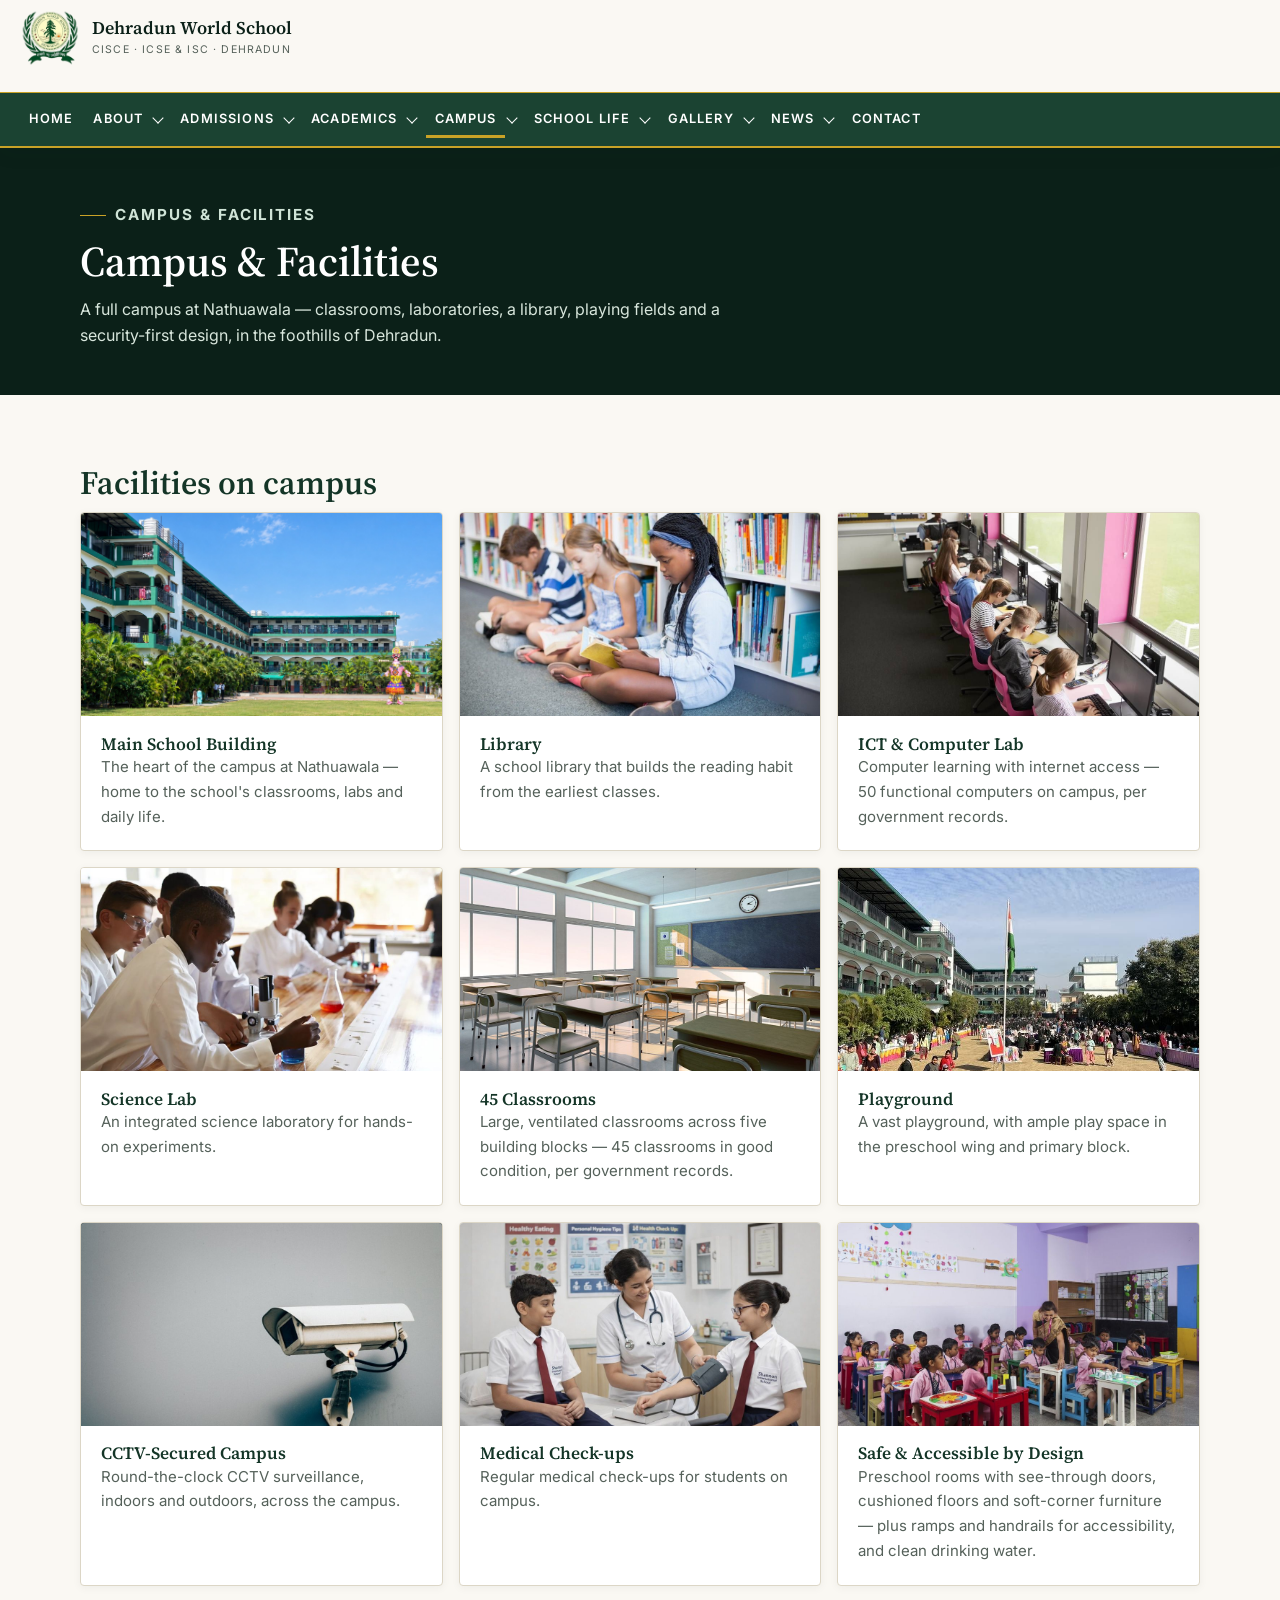
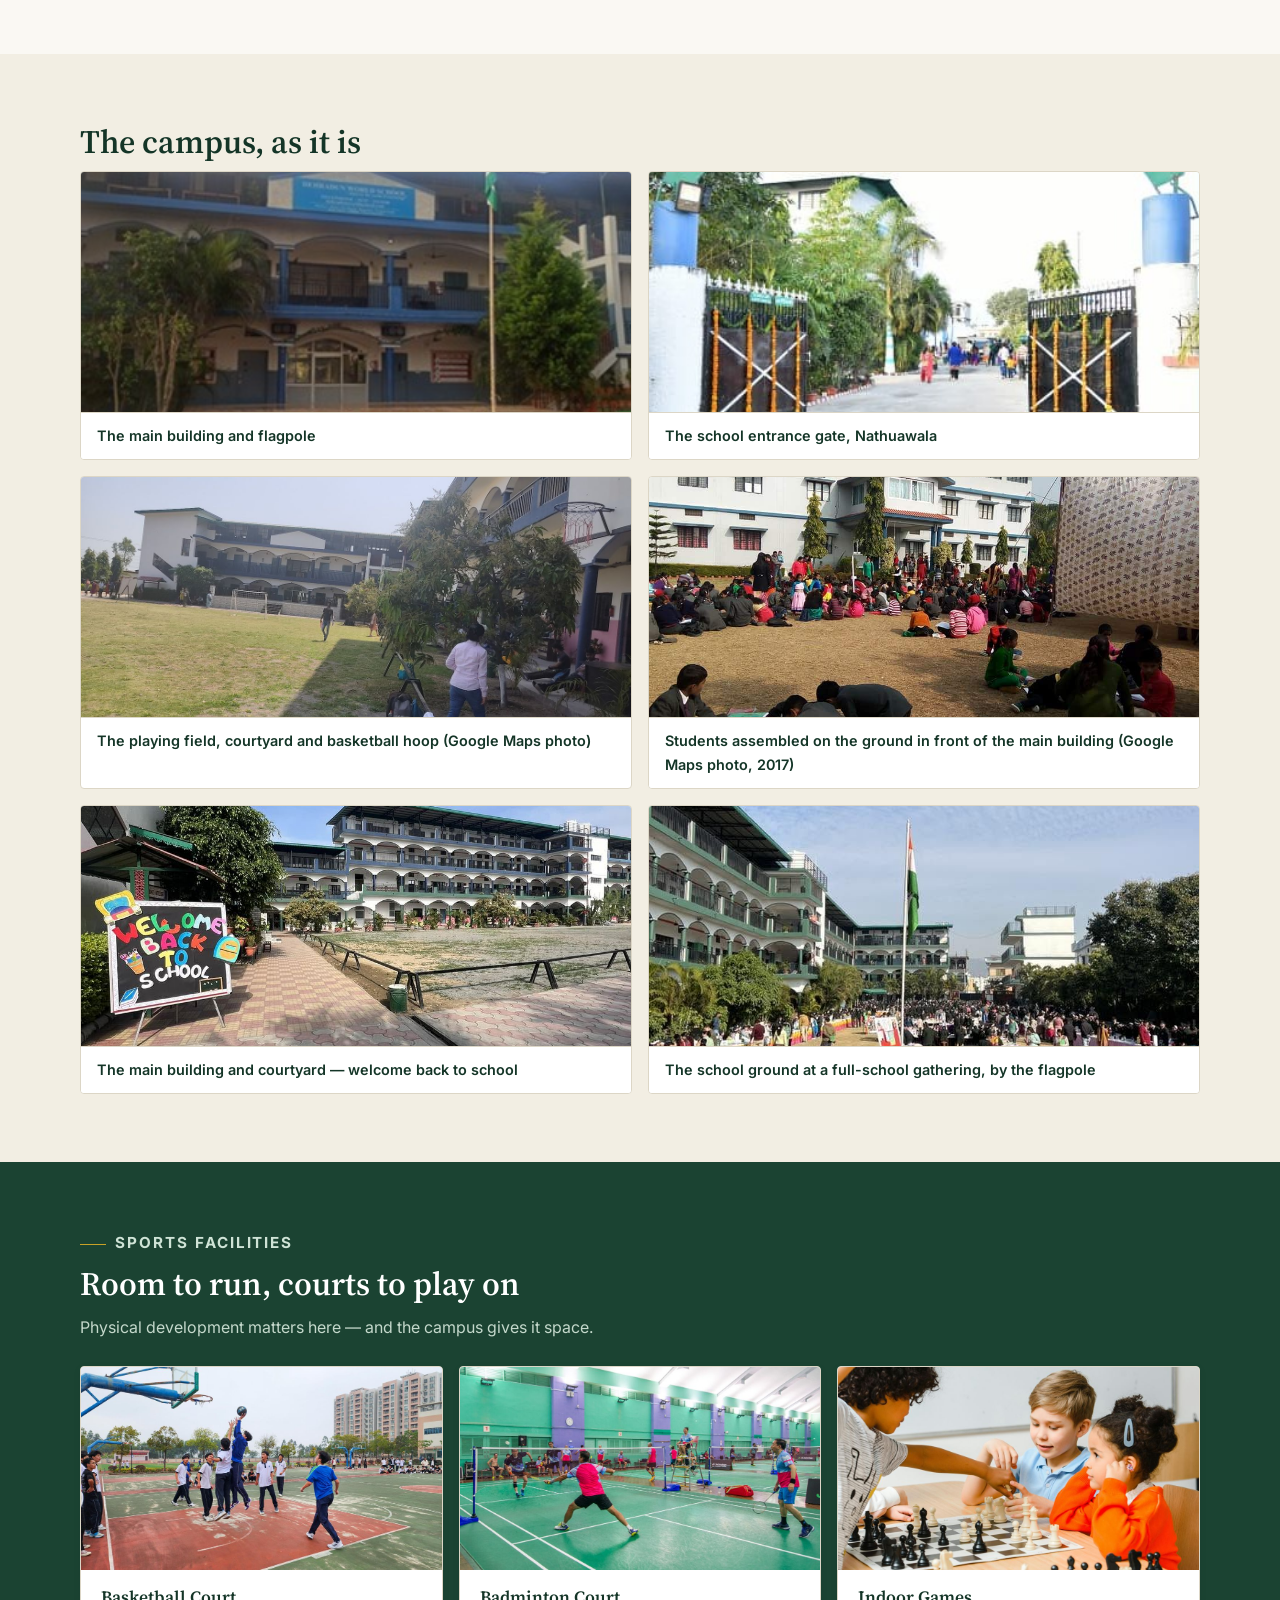
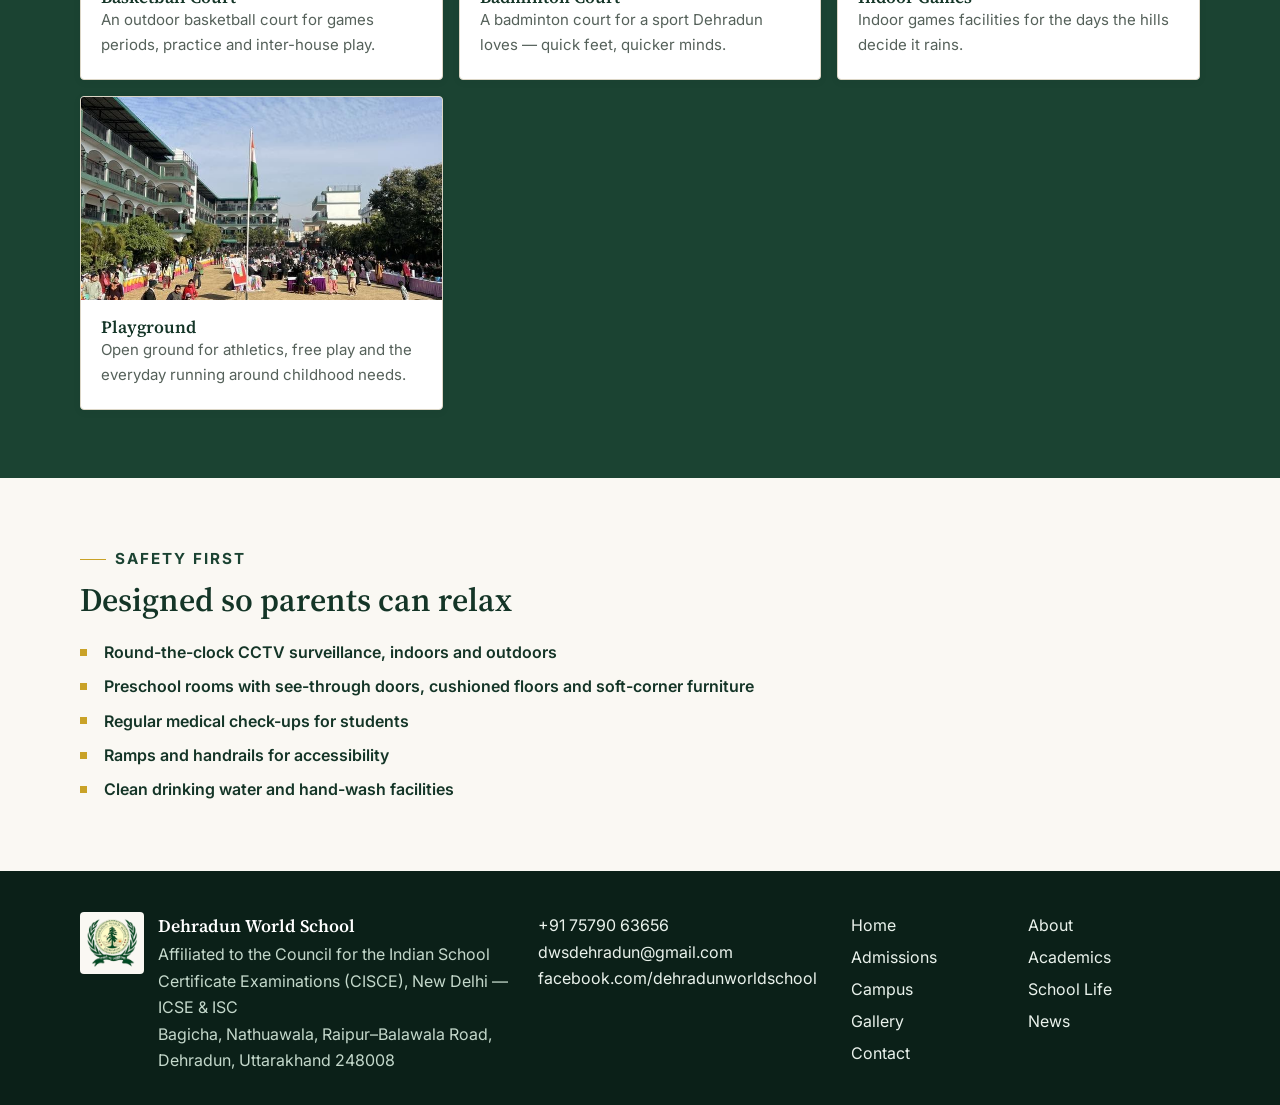
<file: campus.html>
<!DOCTYPE html>
<html lang="en">
<head>
<meta charset="UTF-8">
<meta name="viewport" content="width=device-width, initial-scale=1.0">
<title>Campus & Facilities — Dehradun World School, Dehradun | Demo</title>
<meta name="description" content="The Dehradun World School campus at Nathuawala: library, ICT and science labs, Atal Tinkering Lab, playground, sports courts, CCTV security and a green campus. Demo rebuild concept.">
<meta property="og:title" content="Campus & Facilities — Dehradun World School, Dehradun | Demo">
<meta property="og:description" content="The Dehradun World School campus at Nathuawala: library, ICT and science labs, Atal Tinkering Lab, playground, sports courts, CCTV security and a green campus. Demo rebuild concept.">
<meta property="og:image" content="images/real/main-building-flagpole.jpg">
<meta property="og:type" content="website">
<link rel="icon" href="favicon.ico" sizes="any">
<link rel="icon" type="image/png" href="images/favicon.png">
<link rel="preconnect" href="https://fonts.googleapis.com">
<link rel="preconnect" href="https://fonts.gstatic.com" crossorigin>
<link href="https://fonts.googleapis.com/css2?family=Inter:wght@400;500;600;700;800&family=Source+Serif+4:opsz,wght@8..60,500;8..60,600;8..60,700&display=swap" rel="stylesheet">
<link rel="stylesheet" href="styles.css">
</head>
<body data-page="campus">

<header class="site-header">
  <a class="brand" href="index.html">
    <img class="brand-logo" src="images/logo.png" alt="Dehradun World School crest">
    <span class="brand-text">
      <strong>Dehradun World School</strong>
      <small>CISCE · ICSE &amp; ISC · Dehradun</small>
    </span>
  </a>
  <button class="nav-toggle" id="navToggle" aria-expanded="false" aria-controls="mainNav">Menu</button>
  <nav class="main-nav" id="mainNav" aria-label="Main"></nav>
</header>

<main>

  <div id="pageHero"></div>

  <section class="section">
    <div class="container">
      <h2 id="facHeading"></h2>
      <div class="facility-grid" id="facGrid"></div>
    </div>
  </section>

  <section class="section section-tint">
    <div class="container">
      <h2 id="photosHeading"></h2>
      <div class="photo-grid" id="campusPhotos"></div>
    </div>
  </section>

  <section class="section section-green" id="sports">
    <div class="container">
      <div id="sportsHead"></div>
      <div class="facility-grid" id="sportsGrid"></div>
    </div>
  </section>

  <section class="section" id="safety">
    <div class="container">
      <div id="safetyHead"></div>
      <ul class="check-list" id="safetyList"></ul>
    </div>
  </section>

</main>

<footer class="site-footer">
  <div class="container footer-grid">
    <div class="footer-brand">
      <img class="footer-logo" src="images/logo.png" alt="Dehradun World School crest">
      <div>
        <strong id="footerName"></strong>
        <p id="footerAff"></p>
        <p id="footerAddress"></p>
      </div>
    </div>
    <div>
      <p><a id="footerPhone" href="#"></a></p>
      <p><a id="footerEmail" href="#"></a></p>
      <p><a id="footerFb" href="#" target="_blank" rel="noopener"></a></p>
    </div>
    <nav class="footer-nav" id="footerNav" aria-label="Footer"></nav>
  </div>
</footer>

<script src="content.js"></script>
<script src="app.js"></script>
</body>
</html>
</file>
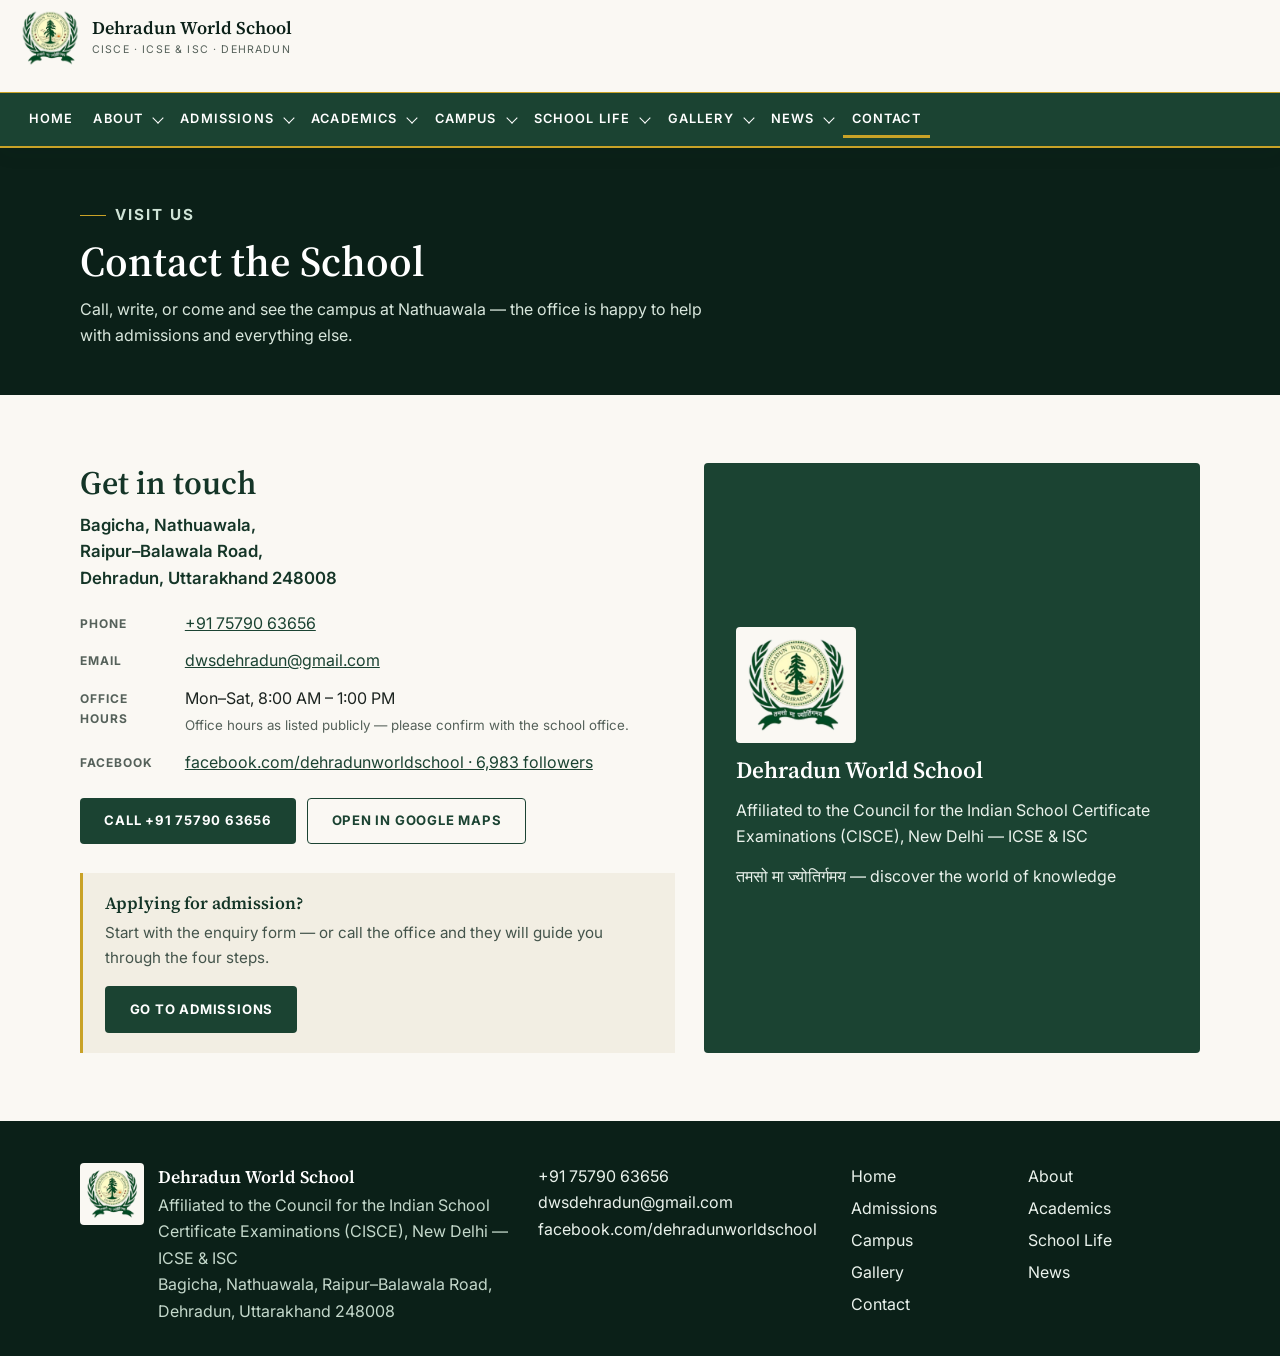
<file: contact.html>
<!DOCTYPE html>
<html lang="en">
<head>
<meta charset="UTF-8">
<meta name="viewport" content="width=device-width, initial-scale=1.0">
<title>Contact — Dehradun World School, Dehradun | Demo</title>
<meta name="description" content="Contact Dehradun World School: Bagicha, Nathuawala, Raipur-Balawala Road, Dehradun 248008. Phone +91 75790 63656. Demo rebuild concept.">
<meta property="og:title" content="Contact — Dehradun World School, Dehradun | Demo">
<meta property="og:description" content="Contact Dehradun World School: Bagicha, Nathuawala, Raipur-Balawala Road, Dehradun 248008. Phone +91 75790 63656. Demo rebuild concept.">
<meta property="og:image" content="images/real/main-building-flagpole.jpg">
<meta property="og:type" content="website">
<link rel="icon" href="favicon.ico" sizes="any">
<link rel="icon" type="image/png" href="images/favicon.png">
<link rel="preconnect" href="https://fonts.googleapis.com">
<link rel="preconnect" href="https://fonts.gstatic.com" crossorigin>
<link href="https://fonts.googleapis.com/css2?family=Inter:wght@400;500;600;700;800&family=Source+Serif+4:opsz,wght@8..60,500;8..60,600;8..60,700&display=swap" rel="stylesheet">
<link rel="stylesheet" href="styles.css">
</head>
<body data-page="contact">

<header class="site-header">
  <a class="brand" href="index.html">
    <img class="brand-logo" src="images/logo.png" alt="Dehradun World School crest">
    <span class="brand-text">
      <strong>Dehradun World School</strong>
      <small>CISCE · ICSE &amp; ISC · Dehradun</small>
    </span>
  </a>
  <button class="nav-toggle" id="navToggle" aria-expanded="false" aria-controls="mainNav">Menu</button>
  <nav class="main-nav" id="mainNav" aria-label="Main"></nav>
</header>

<main>

  <div id="pageHero"></div>

  <section class="section">
    <div class="container contact-grid">
      <div>
        <h2 id="contactHeading"></h2>
        <address class="contact-address" id="contactAddress"></address>
        <p class="contact-line"><span class="contact-label">Phone</span><a id="contactPhone" href="#"></a></p>
        <p class="contact-line"><span class="contact-label">Email</span><a id="contactEmail" href="#"></a></p>
        <p class="contact-line"><span class="contact-label">Office hours</span><span><span id="officeHours"></span><br><small id="officeHoursNote"></small></span></p>
        <p class="contact-line"><span class="contact-label">Facebook</span><a id="contactFb" href="#" target="_blank" rel="noopener"></a></p>
        <div class="contact-ctas">
          <a class="btn btn-green" href="#" id="contactCall"></a>
          <a class="btn btn-ghost" href="#" id="mapLink" target="_blank" rel="noopener"></a>
        </div>
        <div class="adm-card">
          <h3 id="admCardHeading"></h3>
          <p id="admCardText"></p>
          <a class="btn btn-green" href="admissions.html" id="admCardBtn"></a>
        </div>
      </div>
      <div class="contact-card">
        <img class="contact-crest" src="images/logo.png" alt="Dehradun World School crest">
        <h3 id="contactCardName"></h3>
        <p id="contactCardAff"></p>
        <p id="contactCardMotto"></p>
      </div>
    </div>
  </section>

</main>

<footer class="site-footer">
  <div class="container footer-grid">
    <div class="footer-brand">
      <img class="footer-logo" src="images/logo.png" alt="Dehradun World School crest">
      <div>
        <strong id="footerName"></strong>
        <p id="footerAff"></p>
        <p id="footerAddress"></p>
      </div>
    </div>
    <div>
      <p><a id="footerPhone" href="#"></a></p>
      <p><a id="footerEmail" href="#"></a></p>
      <p><a id="footerFb" href="#" target="_blank" rel="noopener"></a></p>
    </div>
    <nav class="footer-nav" id="footerNav" aria-label="Footer"></nav>
  </div>
</footer>

<script src="content.js"></script>
<script src="app.js"></script>
</body>
</html>
</file>
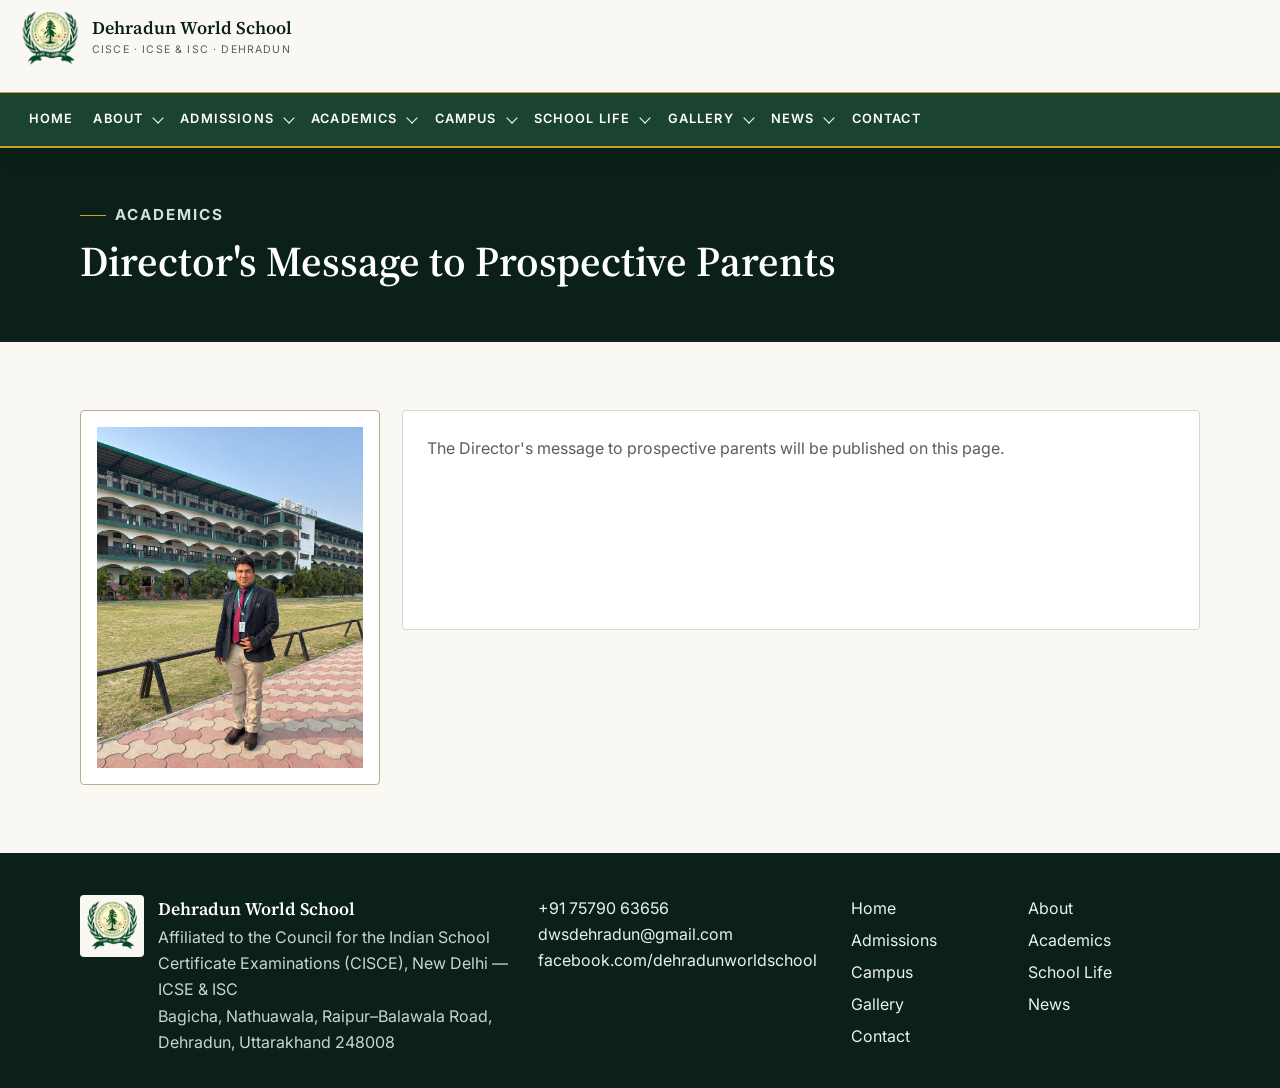
<file: directors-message.html>
<!DOCTYPE html>
<html lang="en">
<head>
<meta charset="UTF-8">
<meta name="viewport" content="width=device-width, initial-scale=1.0">
<title>Director's Message — Dehradun World School, Dehradun | Demo</title>
<meta name="description" content="The Director's message to prospective parents — Dehradun World School, Dehradun. This page is reserved in the demo rebuild concept.">
<meta property="og:title" content="Director's Message — Dehradun World School, Dehradun | Demo">
<meta property="og:description" content="The Director's message to prospective parents — Dehradun World School, Dehradun. This page is reserved in the demo rebuild concept.">
<meta property="og:image" content="images/real/main-building-flagpole.jpg">
<meta property="og:type" content="website">
<link rel="icon" href="favicon.ico" sizes="any">
<link rel="icon" type="image/png" href="images/favicon.png">
<link rel="preconnect" href="https://fonts.googleapis.com">
<link rel="preconnect" href="https://fonts.gstatic.com" crossorigin>
<link href="https://fonts.googleapis.com/css2?family=Inter:wght@400;500;600;700;800&family=Source+Serif+4:opsz,wght@8..60,500;8..60,600;8..60,700&display=swap" rel="stylesheet">
<link rel="stylesheet" href="styles.css">
</head>
<body data-page="directors-message">

<header class="site-header">
  <a class="brand" href="index.html">
    <img class="brand-logo" src="images/logo.png" alt="Dehradun World School crest">
    <span class="brand-text">
      <strong>Dehradun World School</strong>
      <small>CISCE · ICSE &amp; ISC · Dehradun</small>
    </span>
  </a>
  <button class="nav-toggle" id="navToggle" aria-expanded="false" aria-controls="mainNav">Menu</button>
  <nav class="main-nav" id="mainNav" aria-label="Main"></nav>
</header>

<main>

  <div id="pageHero"></div>

  <section class="section">
    <div class="container">
      <div class="director-slot">
        <figure class="director-photo" id="directorPhotoSlot"></figure>
        <div class="director-message">
          <p class="slot-note" id="directorSlotNote"></p>
        </div>
      </div>
    </div>
  </section>

</main>

<footer class="site-footer">
  <div class="container footer-grid">
    <div class="footer-brand">
      <img class="footer-logo" src="images/logo.png" alt="Dehradun World School crest">
      <div>
        <strong id="footerName"></strong>
        <p id="footerAff"></p>
        <p id="footerAddress"></p>
      </div>
    </div>
    <div>
      <p><a id="footerPhone" href="#"></a></p>
      <p><a id="footerEmail" href="#"></a></p>
      <p><a id="footerFb" href="#" target="_blank" rel="noopener"></a></p>
    </div>
    <nav class="footer-nav" id="footerNav" aria-label="Footer"></nav>
  </div>
</footer>

<script src="content.js"></script>
<script src="app.js"></script>
</body>
</html>
</file>
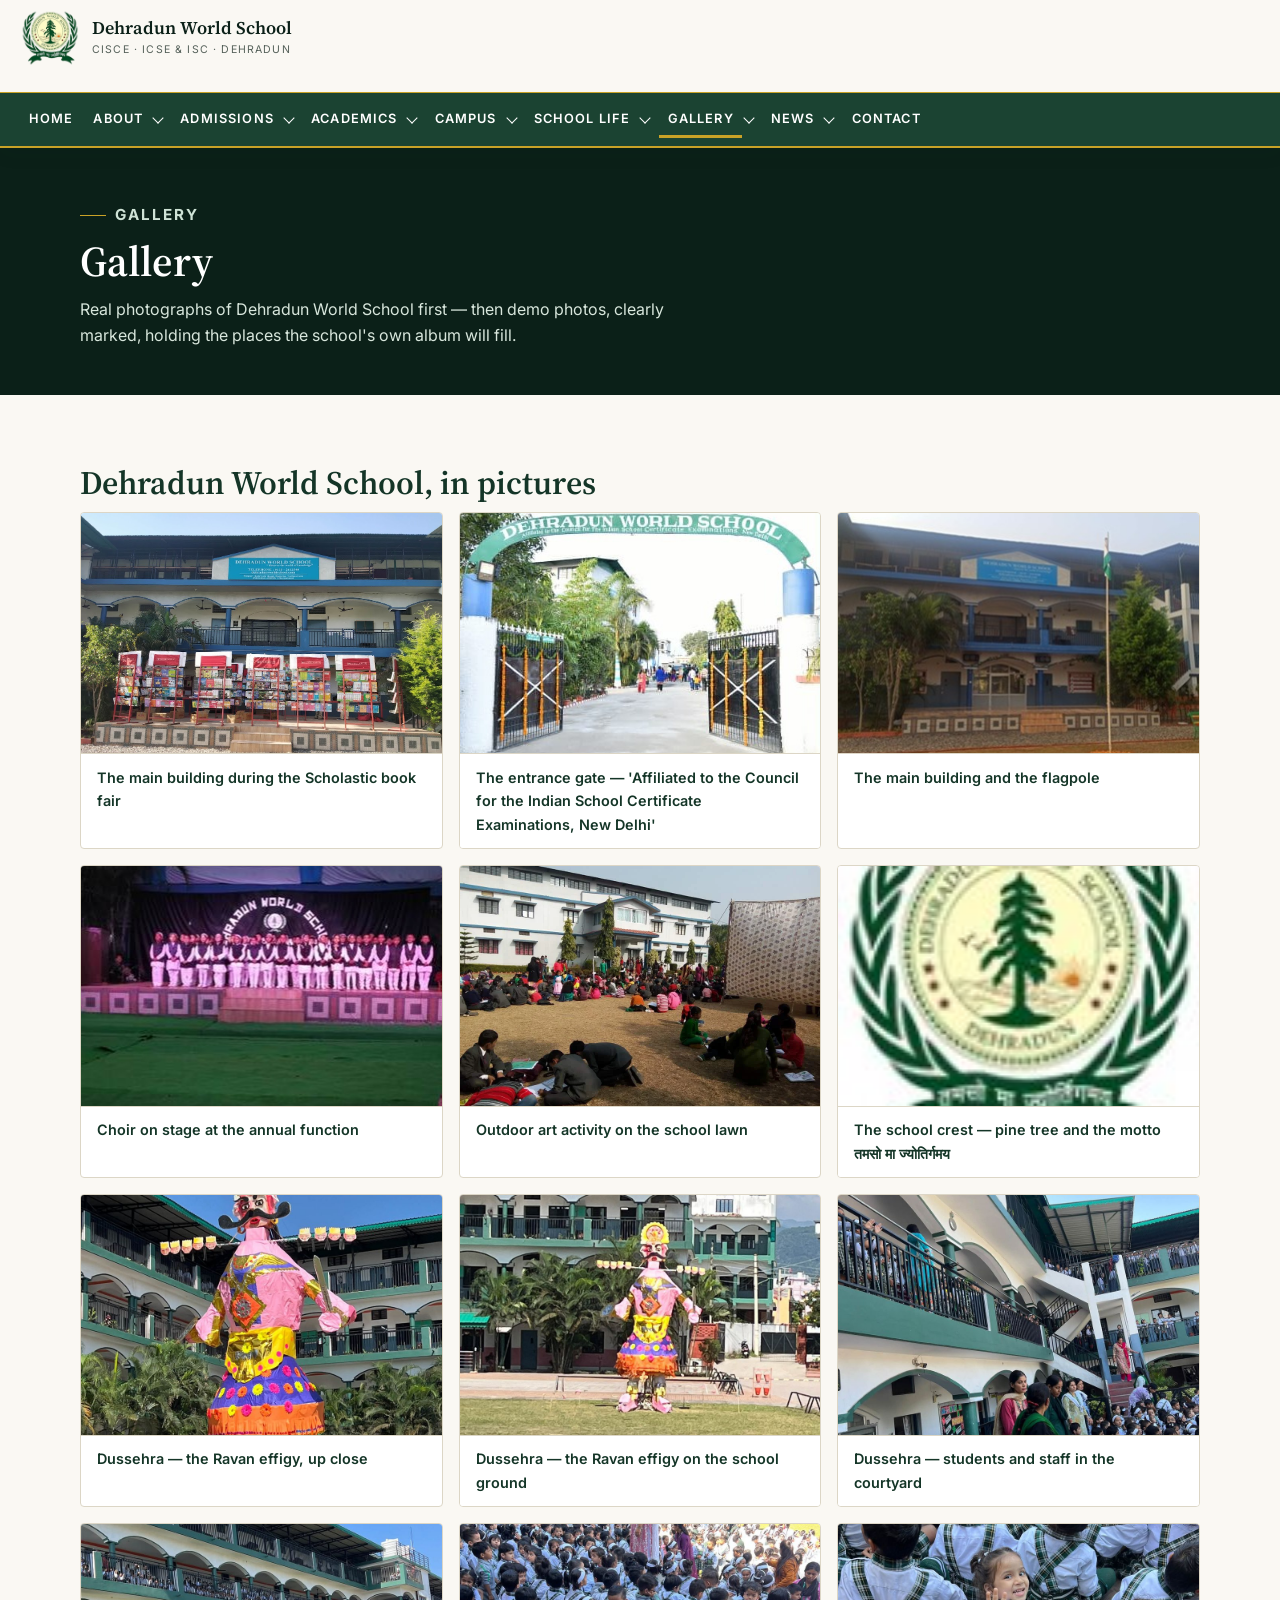
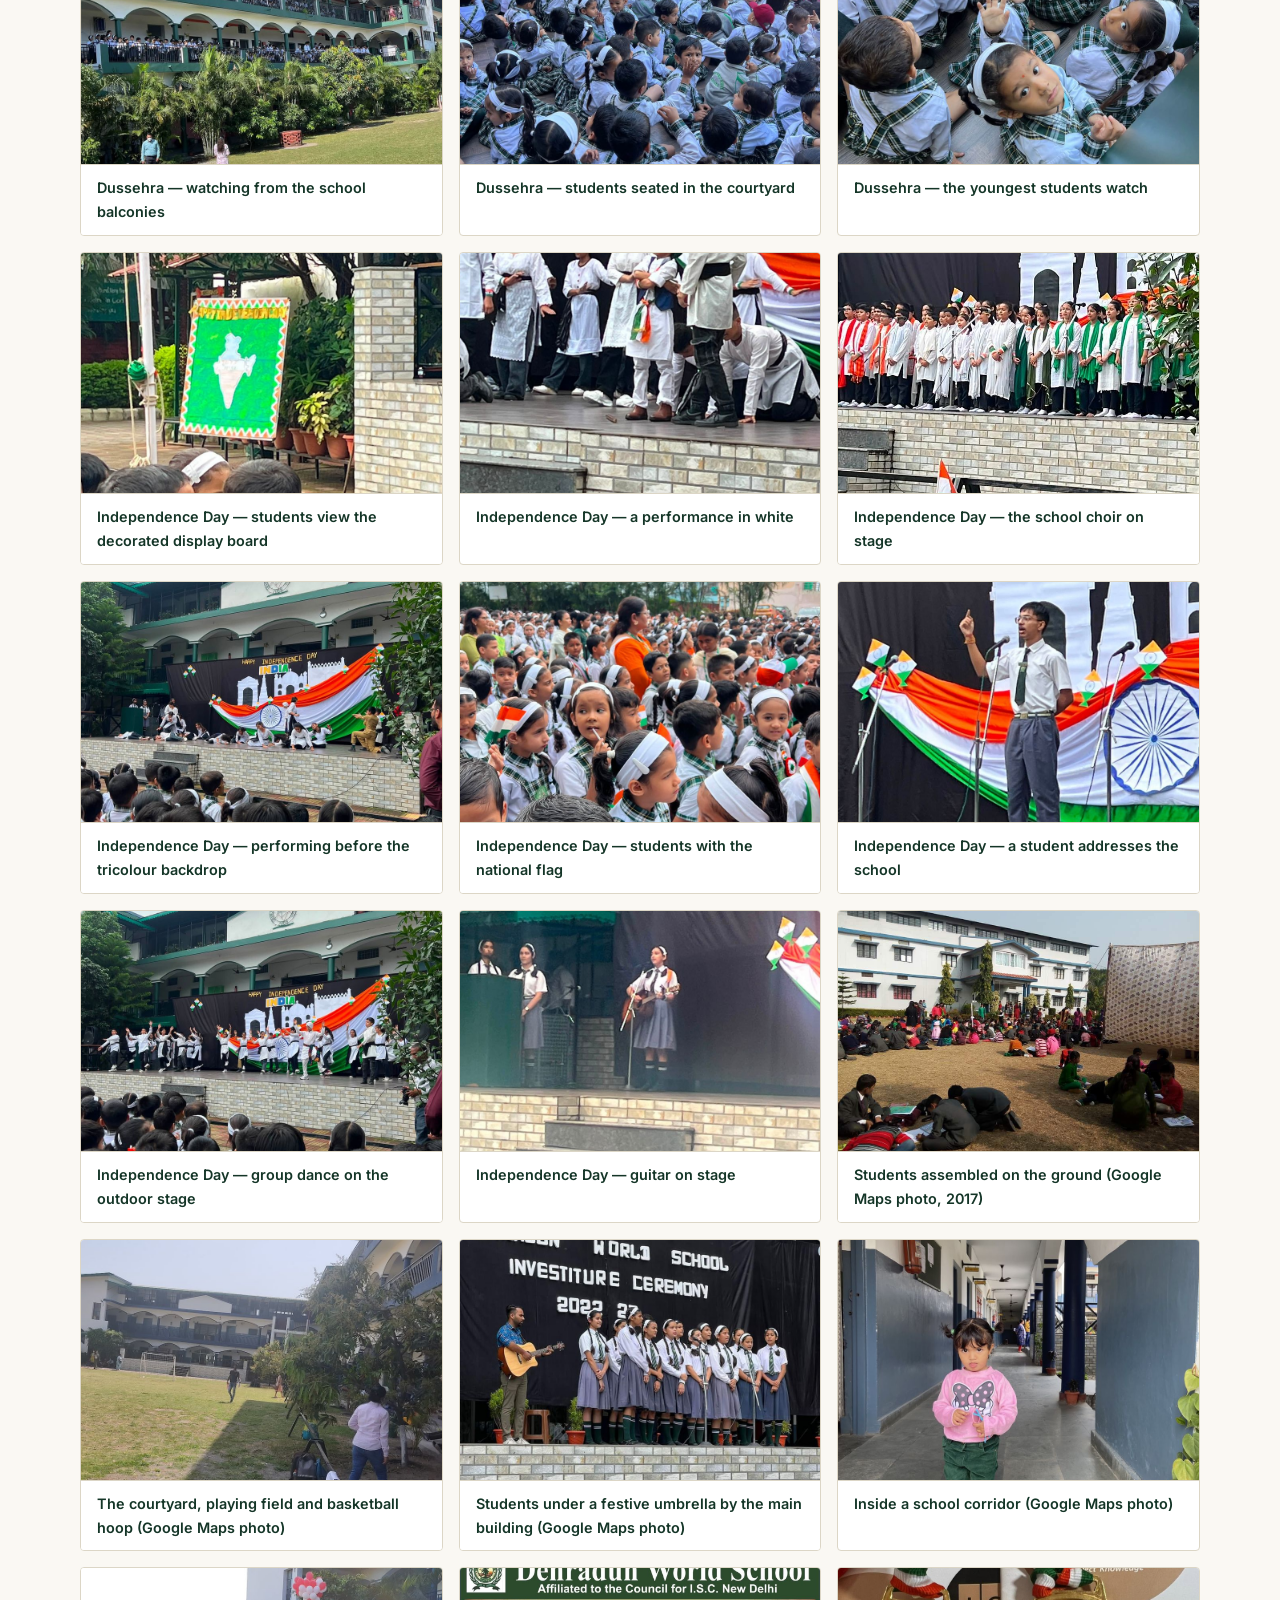
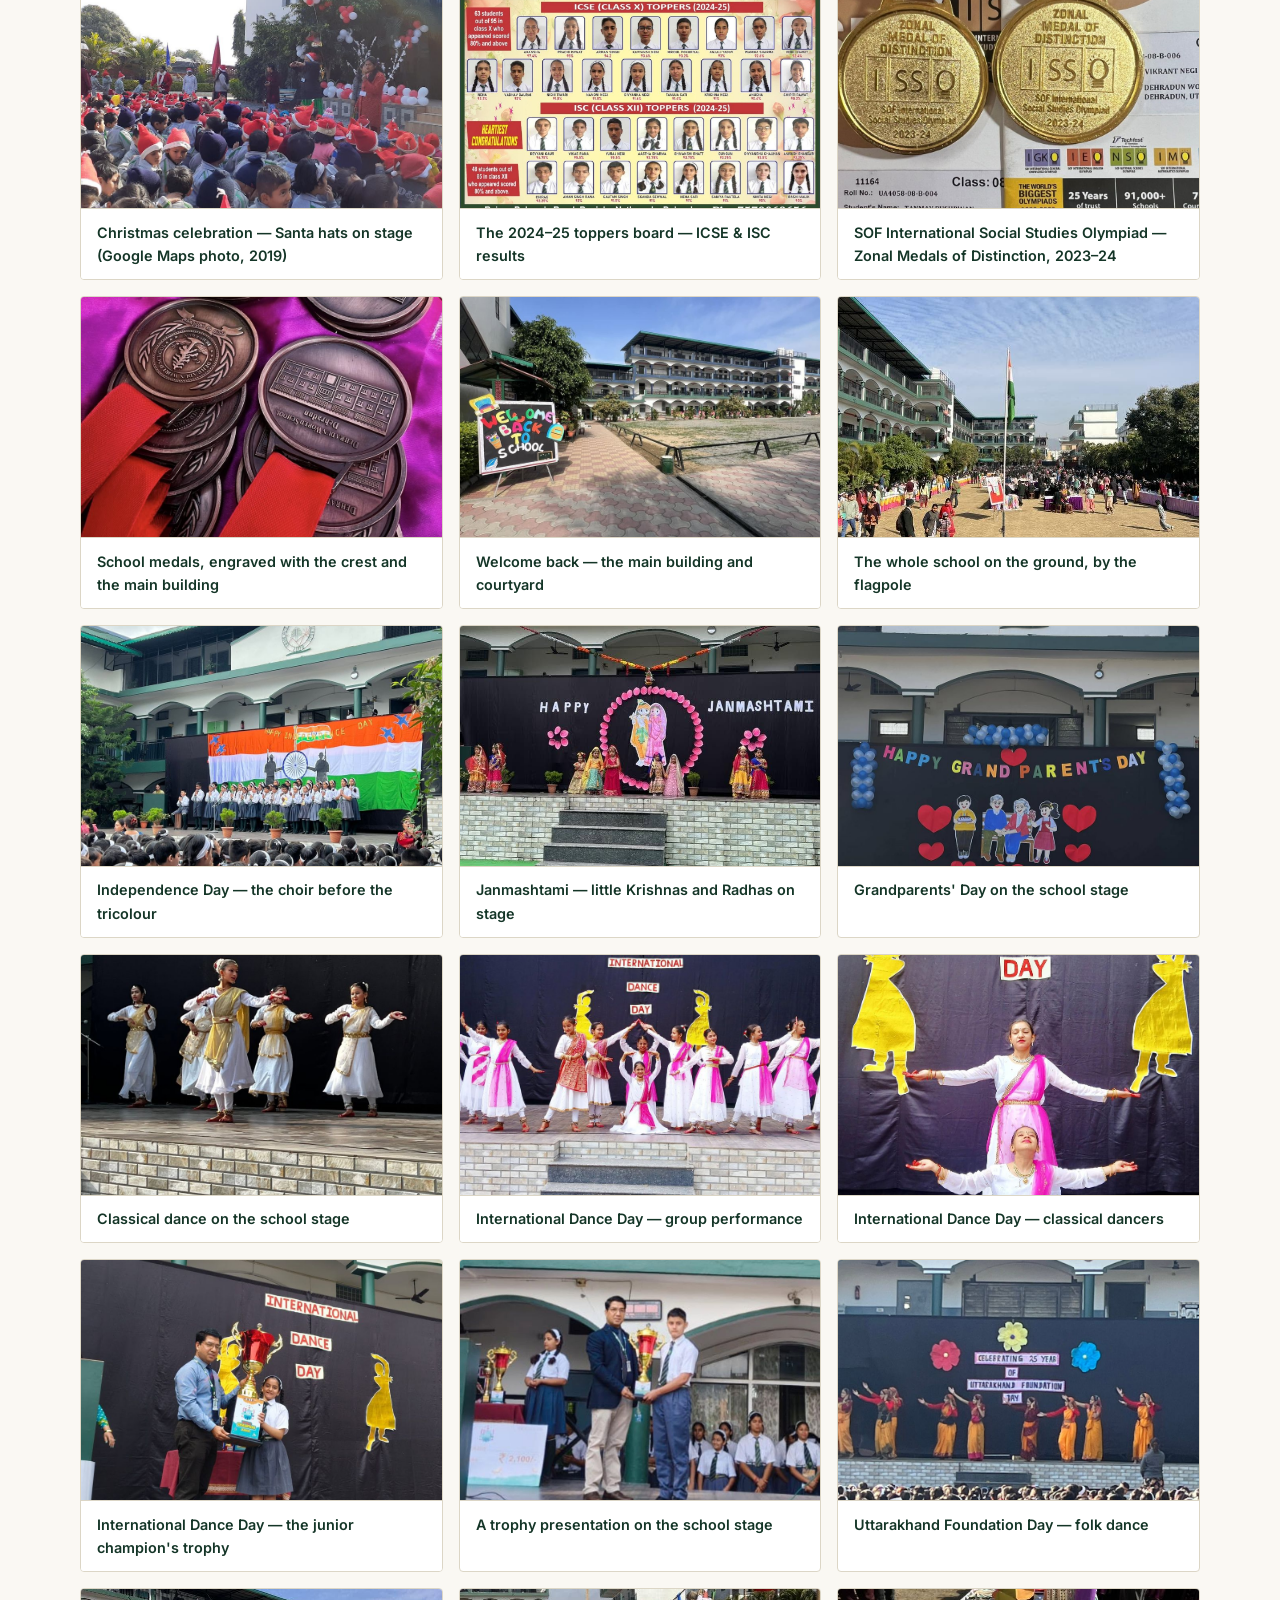
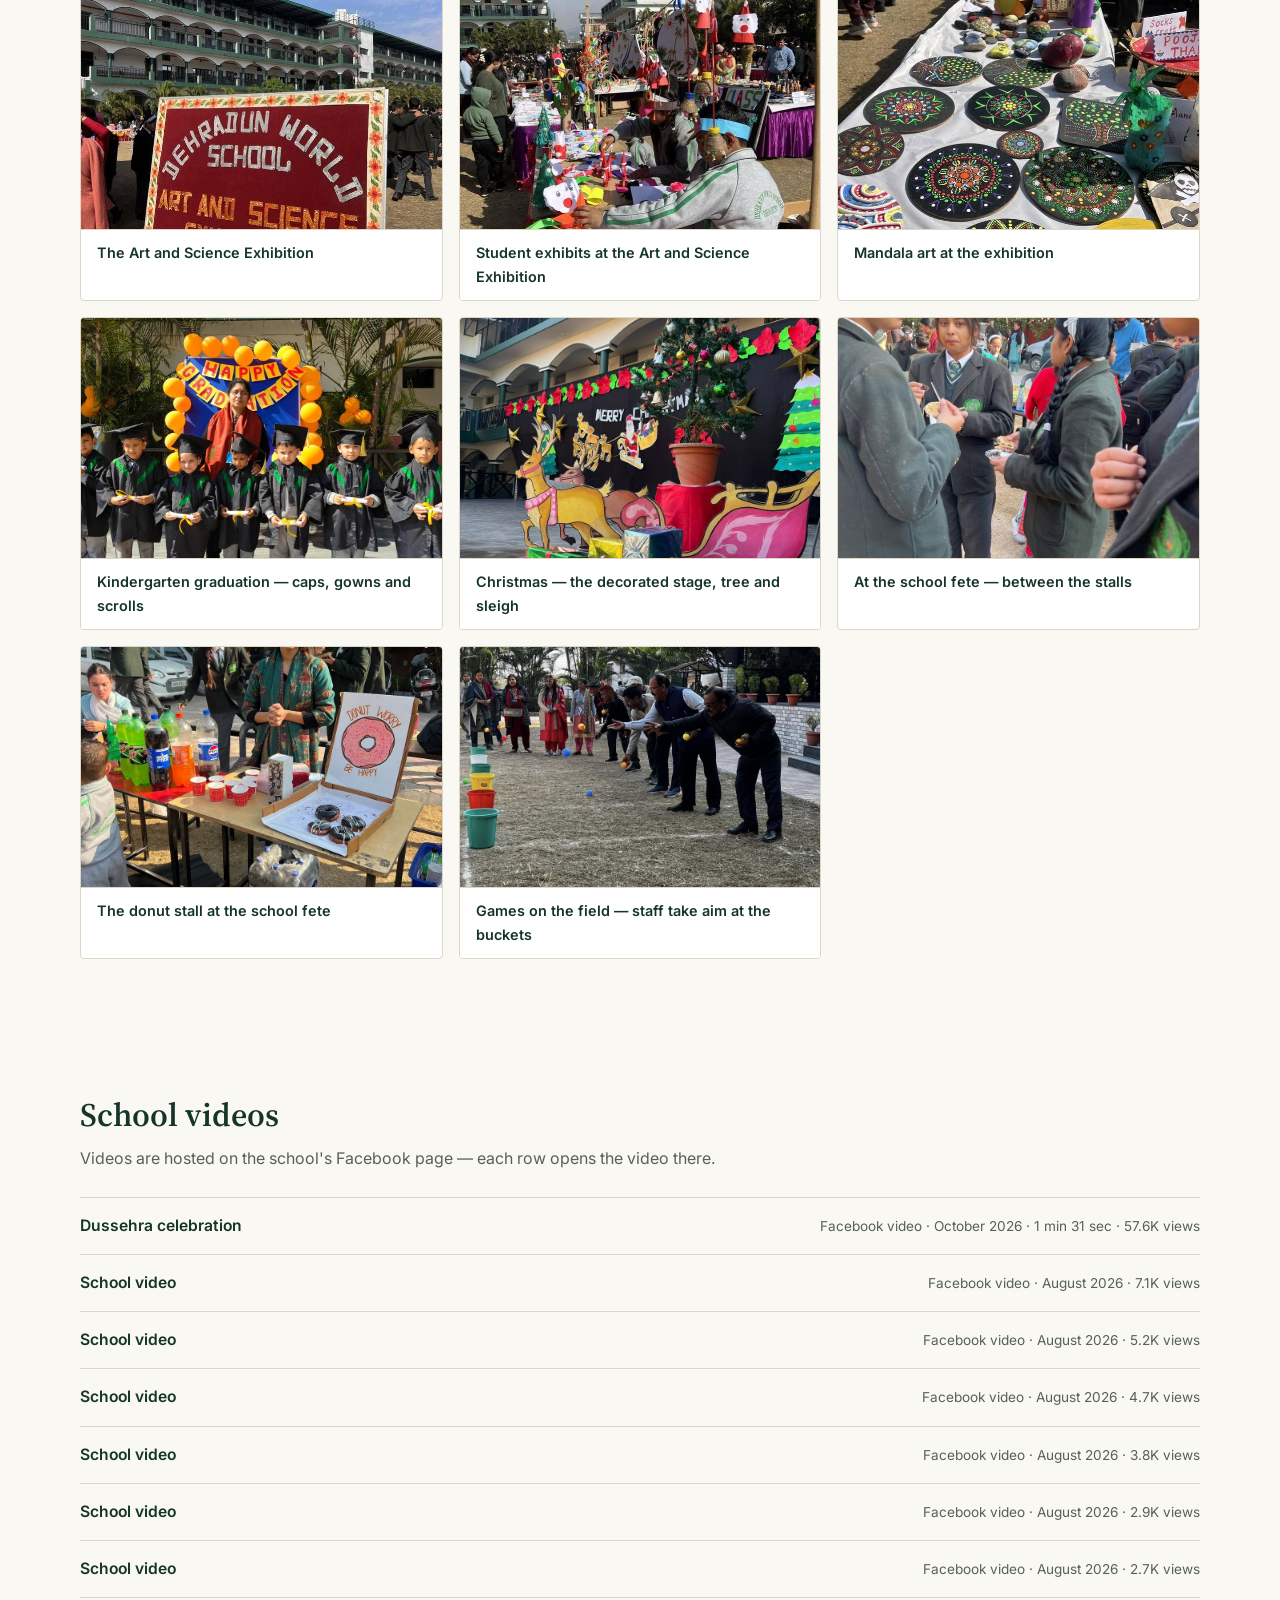
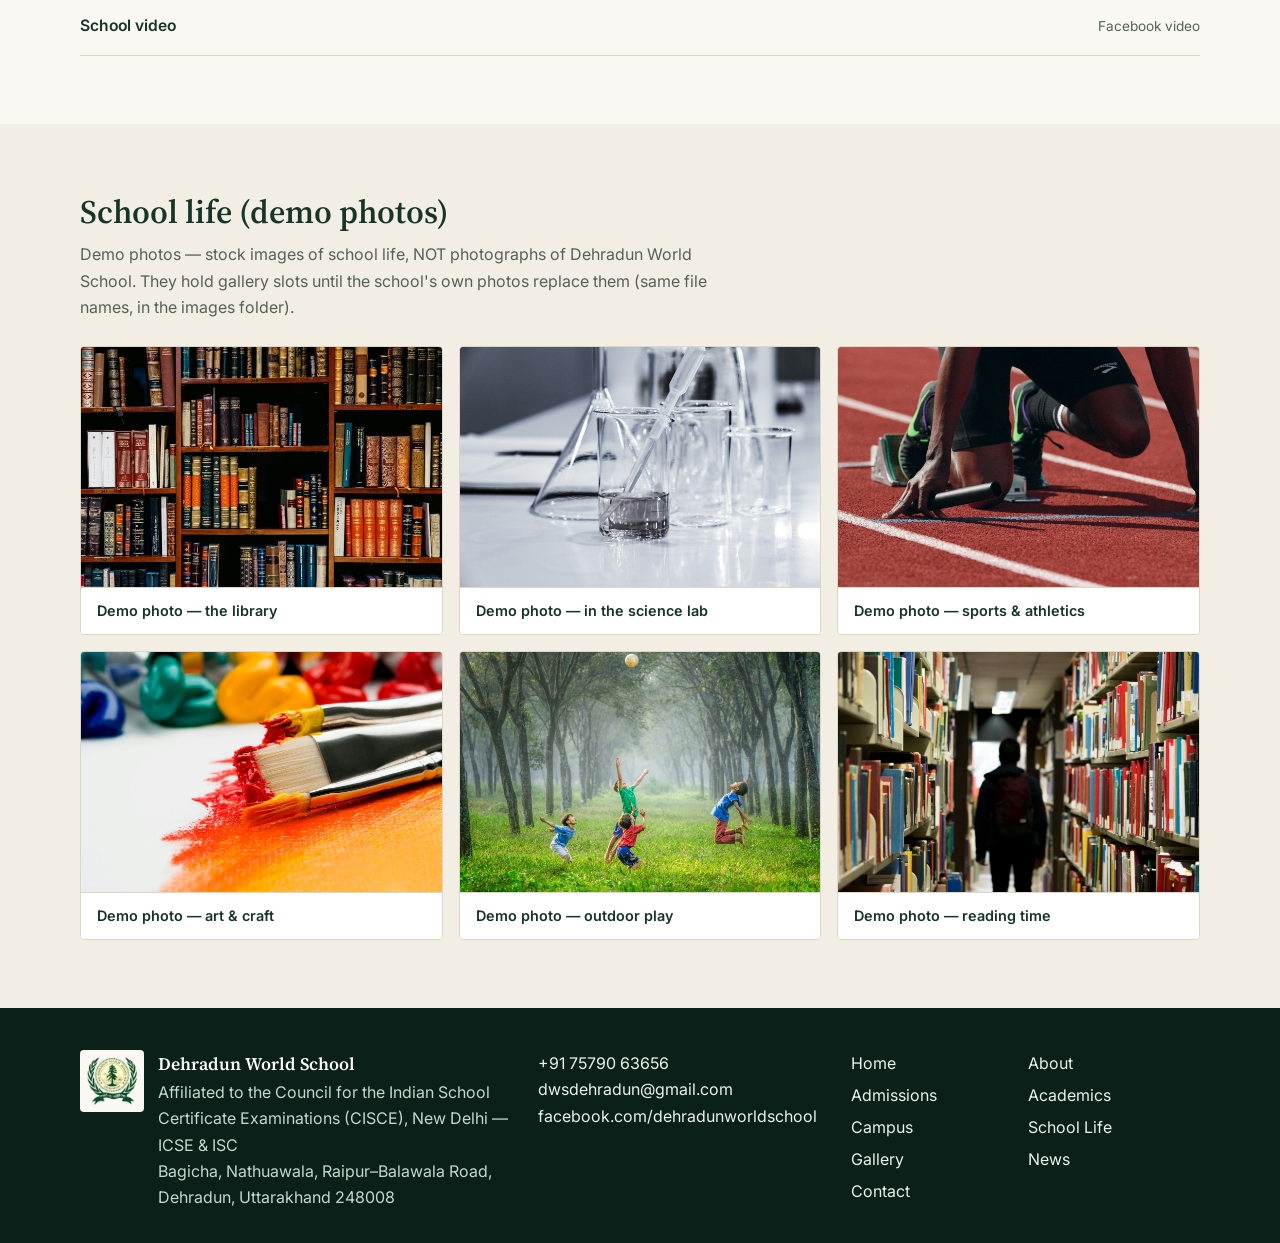
<file: gallery.html>
<!DOCTYPE html>
<html lang="en">
<head>
<meta charset="UTF-8">
<meta name="viewport" content="width=device-width, initial-scale=1.0">
<title>Gallery — Dehradun World School, Dehradun | Demo</title>
<meta name="description" content="Photographs of Dehradun World School — the main building, entrance gate, Dussehra and Independence Day celebrations, annual function and art activities, plus school videos — and clearly marked demo photos. Demo rebuild concept.">
<meta property="og:title" content="Gallery — Dehradun World School, Dehradun | Demo">
<meta property="og:description" content="Photographs of Dehradun World School — the main building, entrance gate, Dussehra and Independence Day celebrations, annual function and art activities, plus school videos — and clearly marked demo photos. Demo rebuild concept.">
<meta property="og:image" content="images/real/main-building-flagpole.jpg">
<meta property="og:type" content="website">
<link rel="icon" href="favicon.ico" sizes="any">
<link rel="icon" type="image/png" href="images/favicon.png">
<link rel="preconnect" href="https://fonts.googleapis.com">
<link rel="preconnect" href="https://fonts.gstatic.com" crossorigin>
<link href="https://fonts.googleapis.com/css2?family=Inter:wght@400;500;600;700;800&family=Source+Serif+4:opsz,wght@8..60,500;8..60,600;8..60,700&display=swap" rel="stylesheet">
<link rel="stylesheet" href="styles.css">
</head>
<body data-page="gallery">

<header class="site-header">
  <a class="brand" href="index.html">
    <img class="brand-logo" src="images/logo.png" alt="Dehradun World School crest">
    <span class="brand-text">
      <strong>Dehradun World School</strong>
      <small>CISCE · ICSE &amp; ISC · Dehradun</small>
    </span>
  </a>
  <button class="nav-toggle" id="navToggle" aria-expanded="false" aria-controls="mainNav">Menu</button>
  <nav class="main-nav" id="mainNav" aria-label="Main"></nav>
</header>

<main>

  <div id="pageHero"></div>

  <section class="section">
    <div class="container">
      <h2 id="realHeading"></h2>
      <div class="photo-grid photo-grid-3" id="realGrid"></div>
    </div>
  </section>

  <section class="section">
    <div class="container">
      <h2 id="videosHeading"></h2>
      <p class="section-intro" id="videosNote"></p>
      <div class="video-list" id="videoList"></div>
    </div>
  </section>

  <section class="section section-tint">
    <div class="container">
      <h2 id="demoHeading"></h2>
      <p class="section-intro" id="demoNote"></p>
      <div class="photo-grid photo-grid-3" id="demoGrid"></div>
    </div>
  </section>

</main>

<footer class="site-footer">
  <div class="container footer-grid">
    <div class="footer-brand">
      <img class="footer-logo" src="images/logo.png" alt="Dehradun World School crest">
      <div>
        <strong id="footerName"></strong>
        <p id="footerAff"></p>
        <p id="footerAddress"></p>
      </div>
    </div>
    <div>
      <p><a id="footerPhone" href="#"></a></p>
      <p><a id="footerEmail" href="#"></a></p>
      <p><a id="footerFb" href="#" target="_blank" rel="noopener"></a></p>
    </div>
    <nav class="footer-nav" id="footerNav" aria-label="Footer"></nav>
  </div>
</footer>

<script src="content.js"></script>
<script src="app.js"></script>
</body>
</html>
</file>
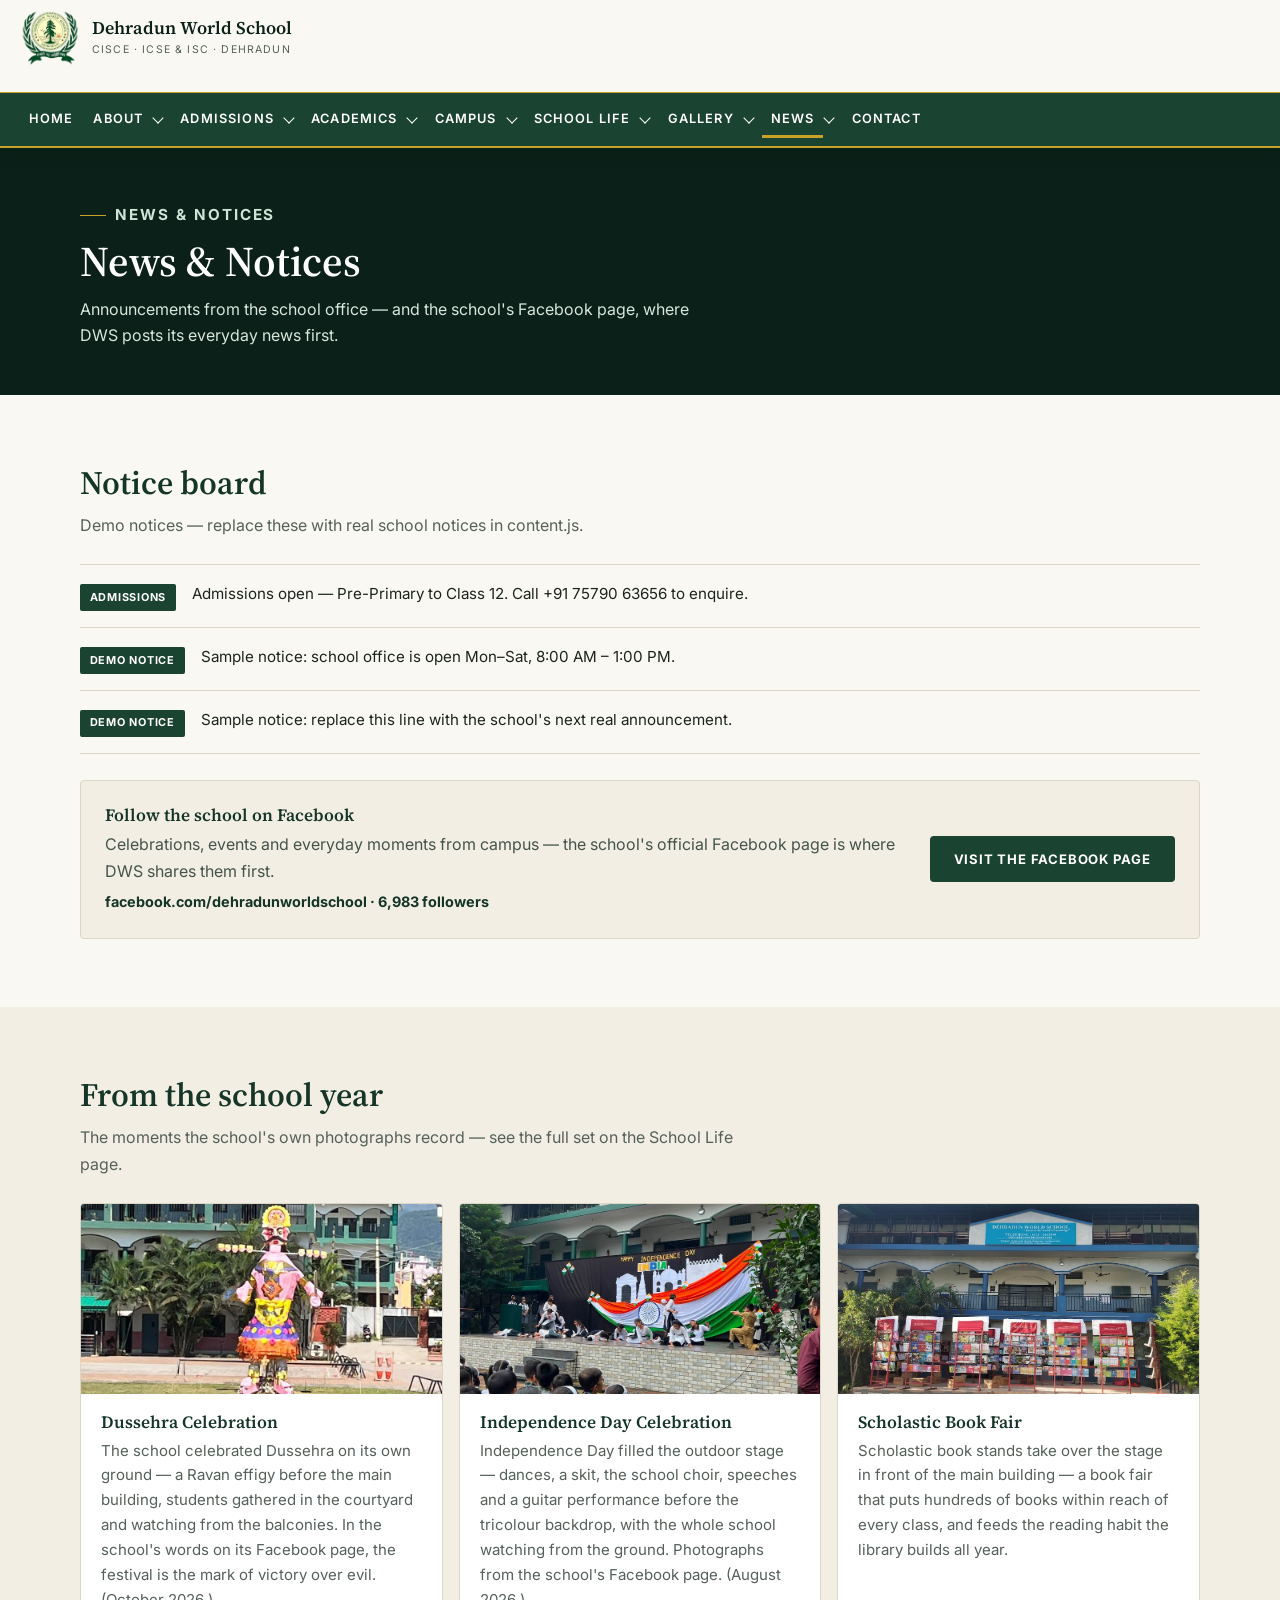
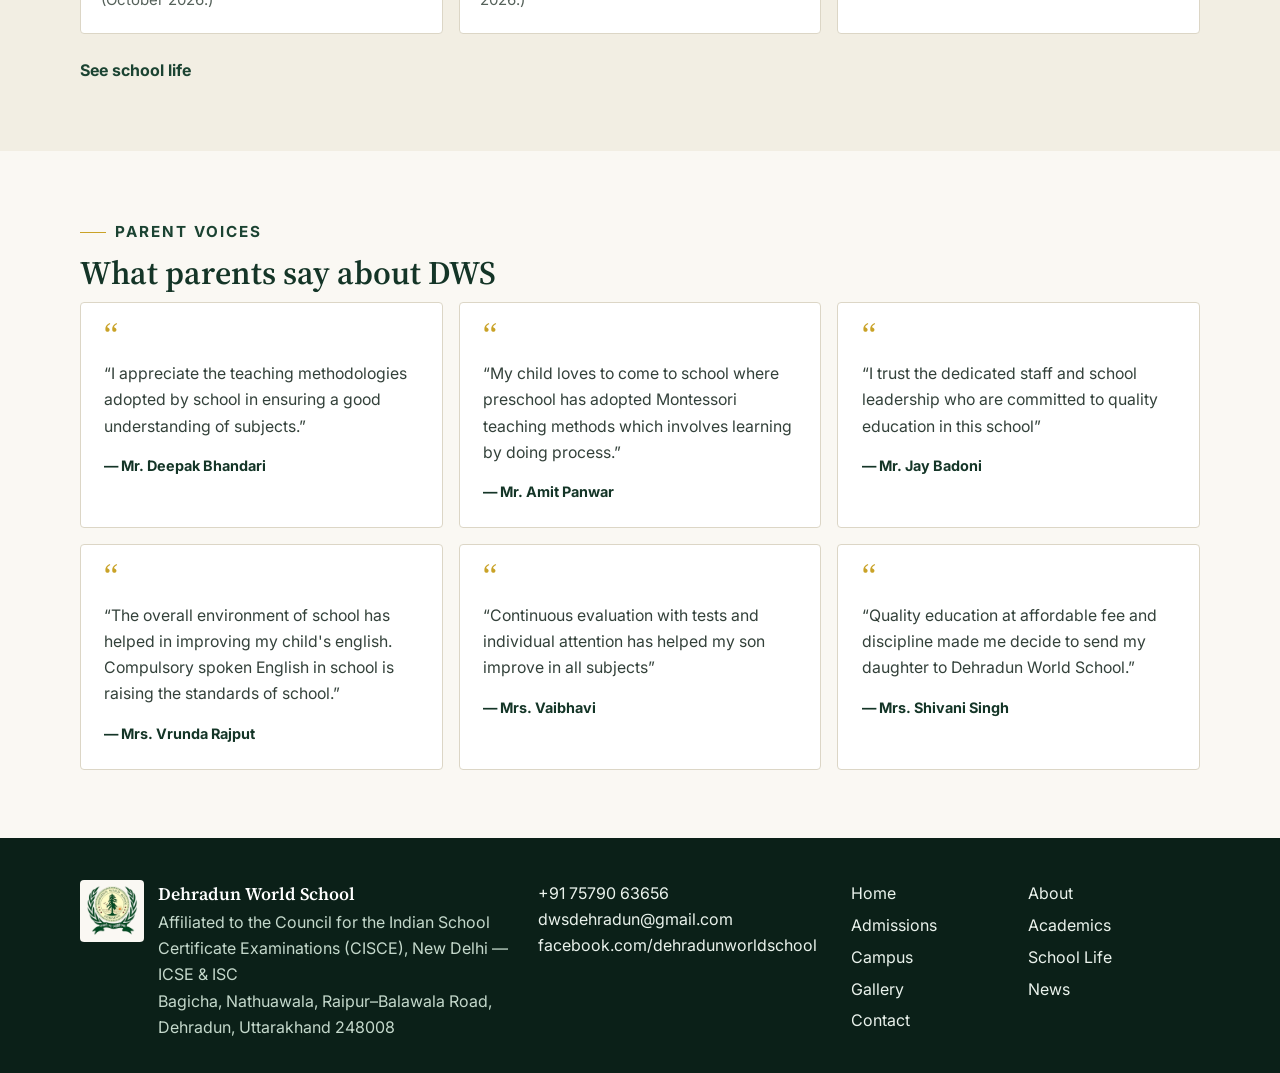
<file: news.html>
<!DOCTYPE html>
<html lang="en">
<head>
<meta charset="UTF-8">
<meta name="viewport" content="width=device-width, initial-scale=1.0">
<title>News & Notices — Dehradun World School, Dehradun | Demo</title>
<meta name="description" content="News, notices and parent voices from Dehradun World School, Dehradun — plus the school's official Facebook page. Demo rebuild concept.">
<meta property="og:title" content="News & Notices — Dehradun World School, Dehradun | Demo">
<meta property="og:description" content="News, notices and parent voices from Dehradun World School, Dehradun — plus the school's official Facebook page. Demo rebuild concept.">
<meta property="og:image" content="images/real/main-building-flagpole.jpg">
<meta property="og:type" content="website">
<link rel="icon" href="favicon.ico" sizes="any">
<link rel="icon" type="image/png" href="images/favicon.png">
<link rel="preconnect" href="https://fonts.googleapis.com">
<link rel="preconnect" href="https://fonts.gstatic.com" crossorigin>
<link href="https://fonts.googleapis.com/css2?family=Inter:wght@400;500;600;700;800&family=Source+Serif+4:opsz,wght@8..60,500;8..60,600;8..60,700&display=swap" rel="stylesheet">
<link rel="stylesheet" href="styles.css">
</head>
<body data-page="news">

<header class="site-header">
  <a class="brand" href="index.html">
    <img class="brand-logo" src="images/logo.png" alt="Dehradun World School crest">
    <span class="brand-text">
      <strong>Dehradun World School</strong>
      <small>CISCE · ICSE &amp; ISC · Dehradun</small>
    </span>
  </a>
  <button class="nav-toggle" id="navToggle" aria-expanded="false" aria-controls="mainNav">Menu</button>
  <nav class="main-nav" id="mainNav" aria-label="Main"></nav>
</header>

<main>

  <div id="pageHero"></div>

  <section class="section">
    <div class="container">
      <h2 id="noticesHeading"></h2>
      <p class="section-intro" id="noticesNote"></p>
      <div class="notice-list" id="noticeList"></div>
      <div id="fbSlot" style="margin-top:1.6rem"></div>
    </div>
  </section>

  <section class="section section-tint" id="events">
    <div class="container">
      <h2 id="eventsHeading"></h2>
      <p class="section-intro" id="eventsNote"></p>
      <div class="card-row flex-3" id="newsEvents"></div>
      <p class="center-link"><a class="text-link" id="newsEventsLink" href="school-life.html">See school life</a></p>
    </div>
  </section>

  <section class="section" id="testimonials">
    <div class="container">
      <div id="testHead"></div>
      <div class="card-row flex-3" id="testCards"></div>
    </div>
  </section>

</main>

<footer class="site-footer">
  <div class="container footer-grid">
    <div class="footer-brand">
      <img class="footer-logo" src="images/logo.png" alt="Dehradun World School crest">
      <div>
        <strong id="footerName"></strong>
        <p id="footerAff"></p>
        <p id="footerAddress"></p>
      </div>
    </div>
    <div>
      <p><a id="footerPhone" href="#"></a></p>
      <p><a id="footerEmail" href="#"></a></p>
      <p><a id="footerFb" href="#" target="_blank" rel="noopener"></a></p>
    </div>
    <nav class="footer-nav" id="footerNav" aria-label="Footer"></nav>
  </div>
</footer>

<script src="content.js"></script>
<script src="app.js"></script>
</body>
</html>
</file>
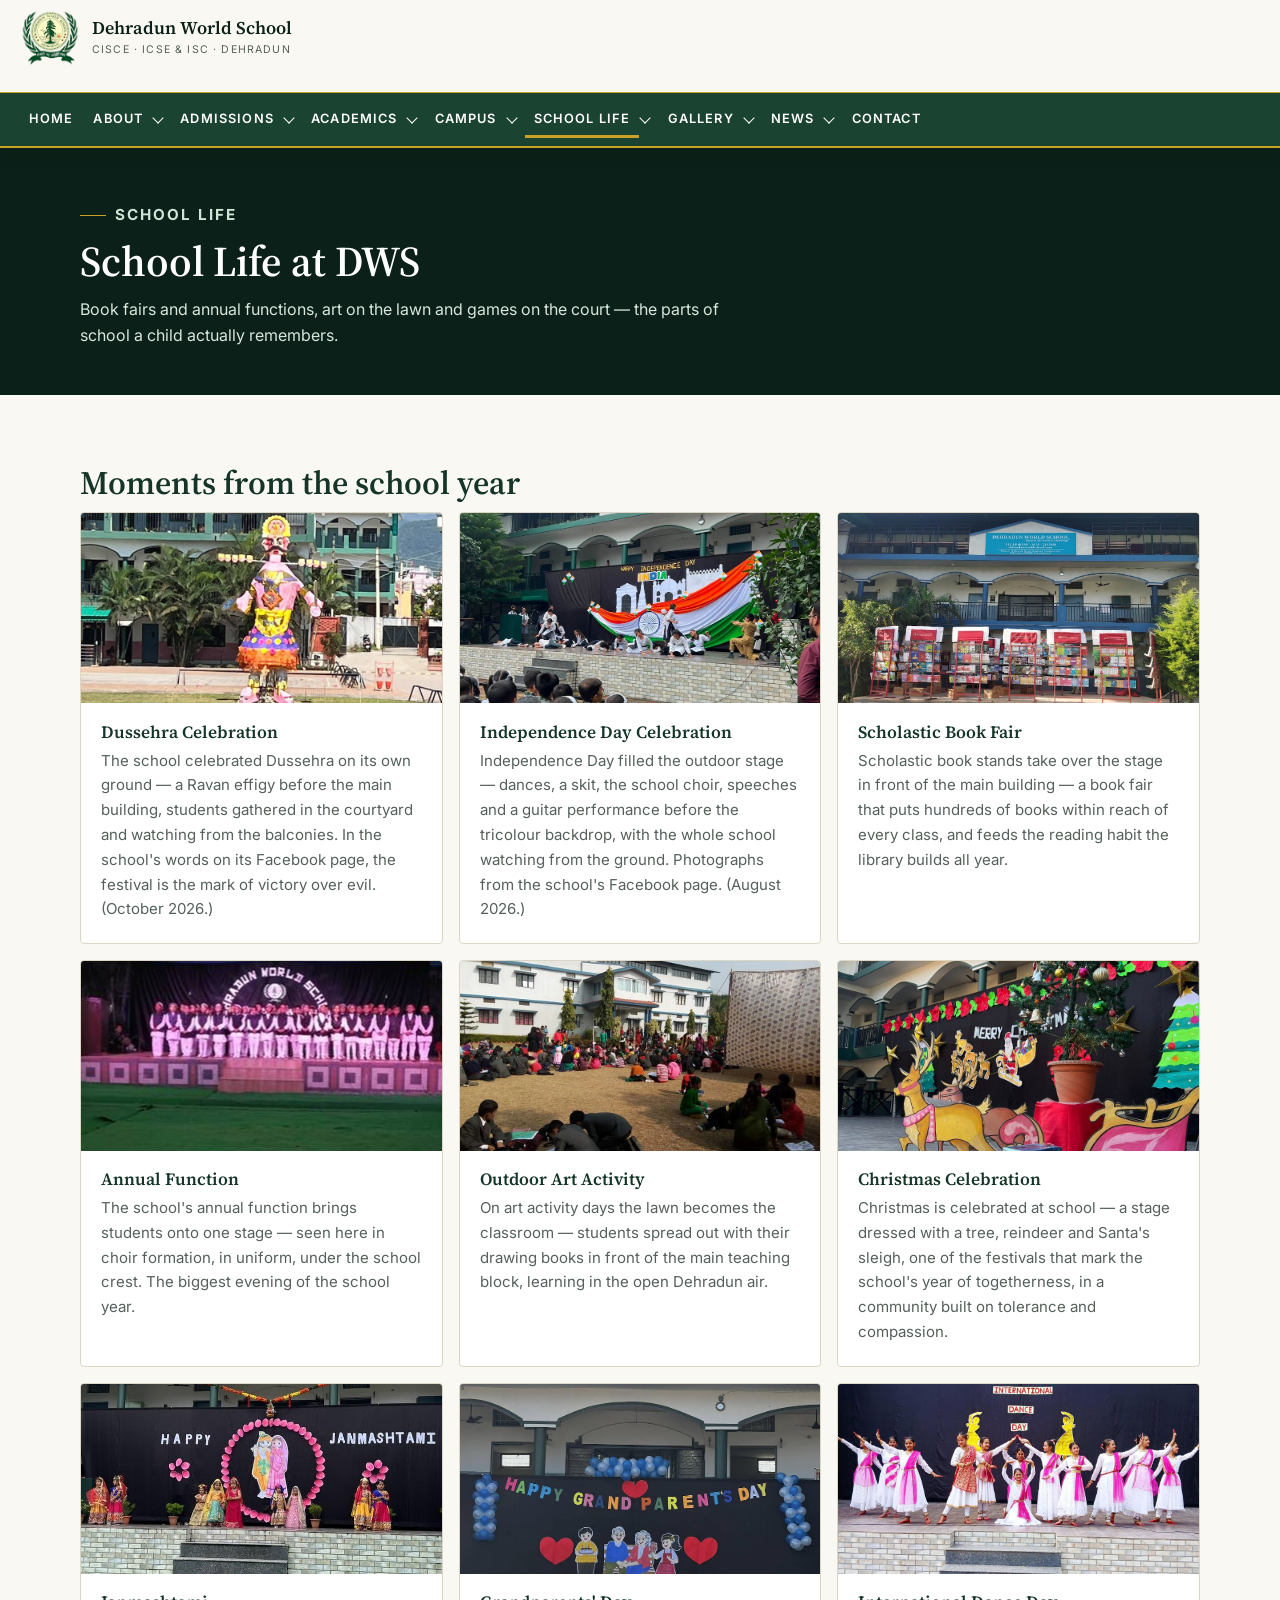
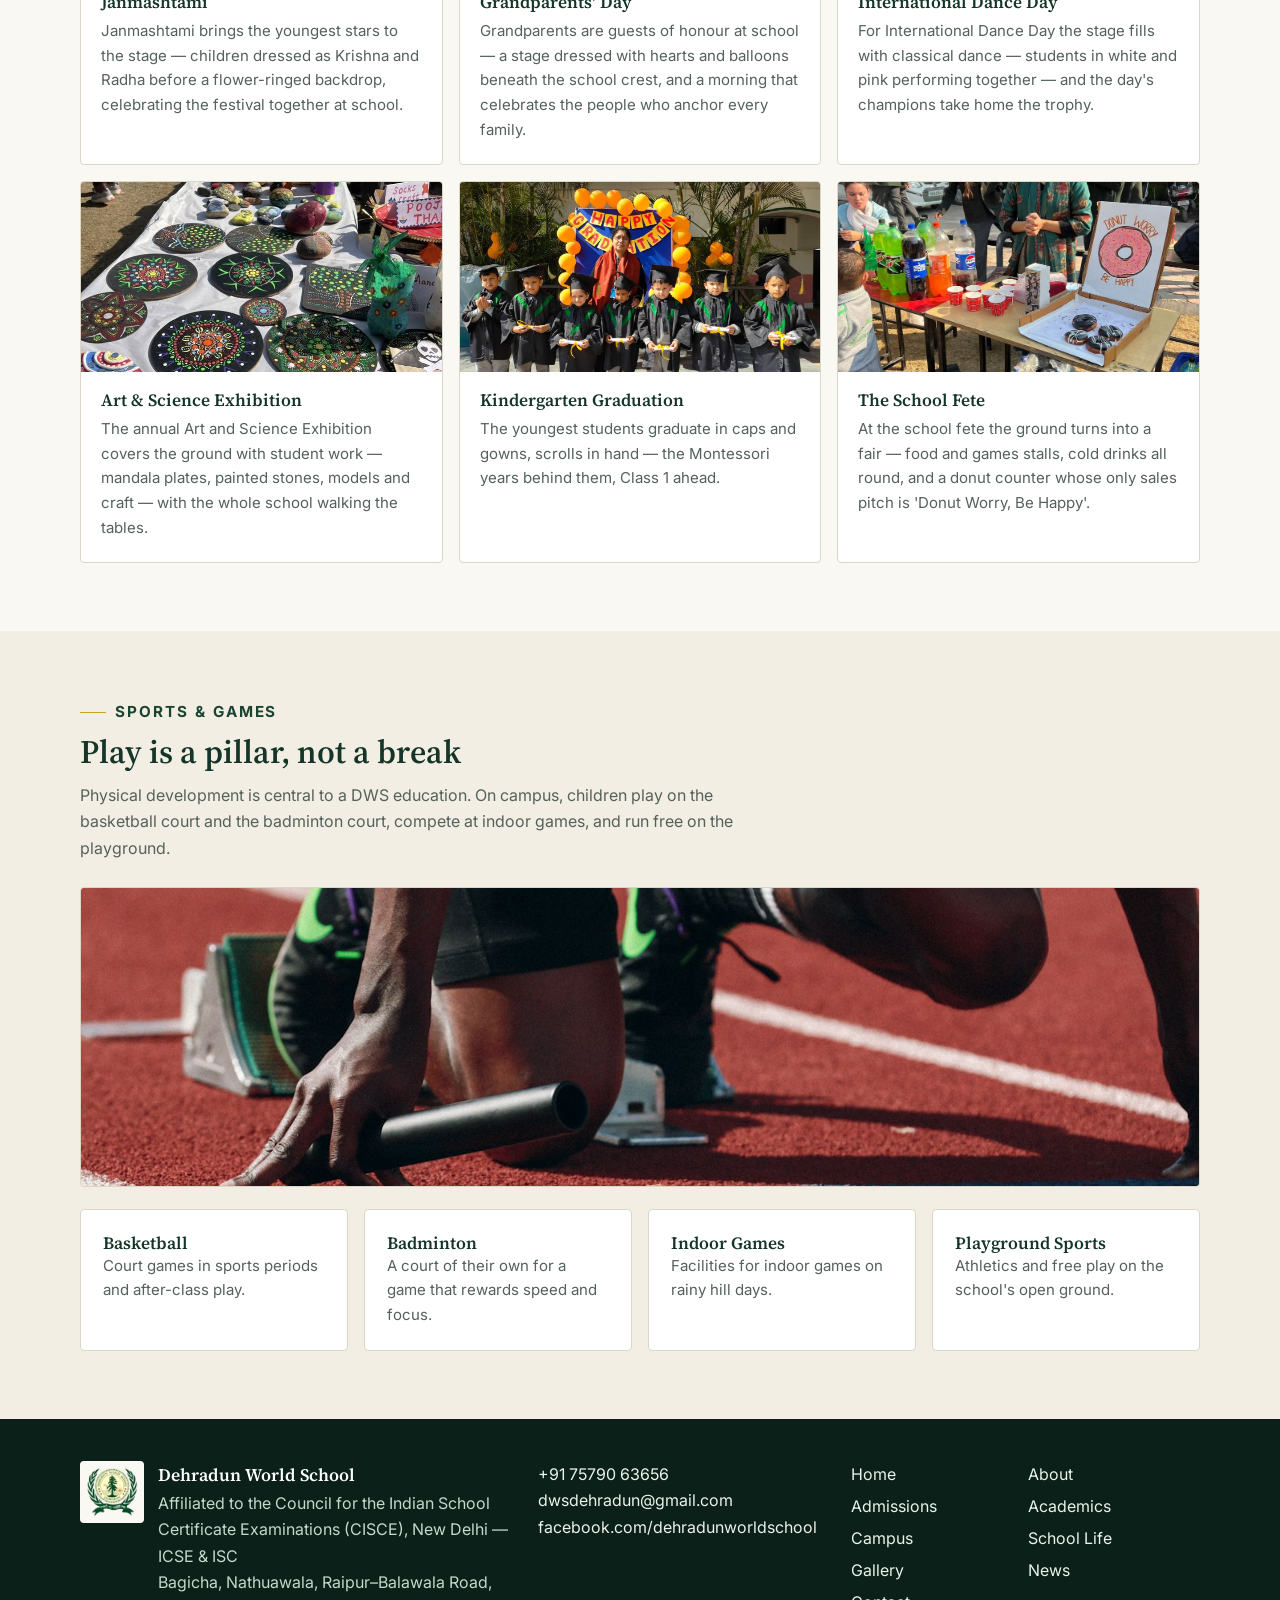
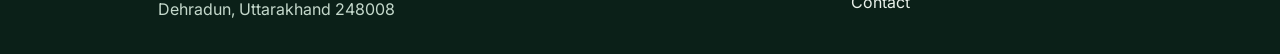
<file: school-life.html>
<!DOCTYPE html>
<html lang="en">
<head>
<meta charset="UTF-8">
<meta name="viewport" content="width=device-width, initial-scale=1.0">
<title>School Life — Dehradun World School, Dehradun | Demo</title>
<meta name="description" content="School life at Dehradun World School: the Scholastic book fair, annual function, outdoor art activities, festivals, basketball, badminton and indoor games. Demo rebuild concept.">
<meta property="og:title" content="School Life — Dehradun World School, Dehradun | Demo">
<meta property="og:description" content="School life at Dehradun World School: the Scholastic book fair, annual function, outdoor art activities, festivals, basketball, badminton and indoor games. Demo rebuild concept.">
<meta property="og:image" content="images/real/main-building-flagpole.jpg">
<meta property="og:type" content="website">
<link rel="icon" href="favicon.ico" sizes="any">
<link rel="icon" type="image/png" href="images/favicon.png">
<link rel="preconnect" href="https://fonts.googleapis.com">
<link rel="preconnect" href="https://fonts.gstatic.com" crossorigin>
<link href="https://fonts.googleapis.com/css2?family=Inter:wght@400;500;600;700;800&family=Source+Serif+4:opsz,wght@8..60,500;8..60,600;8..60,700&display=swap" rel="stylesheet">
<link rel="stylesheet" href="styles.css">
</head>
<body data-page="school-life">

<header class="site-header">
  <a class="brand" href="index.html">
    <img class="brand-logo" src="images/logo.png" alt="Dehradun World School crest">
    <span class="brand-text">
      <strong>Dehradun World School</strong>
      <small>CISCE · ICSE &amp; ISC · Dehradun</small>
    </span>
  </a>
  <button class="nav-toggle" id="navToggle" aria-expanded="false" aria-controls="mainNav">Menu</button>
  <nav class="main-nav" id="mainNav" aria-label="Main"></nav>
</header>

<main>

  <div id="pageHero"></div>

  <section class="section">
    <div class="container">
      <h2 id="eventsHeading"></h2>
      <div class="card-row flex-3" id="eventCards"></div>
    </div>
  </section>

  <section class="section section-tint" id="sports">
    <div class="container">
      <div id="sportsHead"></div>
      <div class="about-media" style="margin-bottom:1.4rem"><img id="sportsImage" src="" alt="" loading="lazy" style="width:100%;height:300px;object-fit:cover;border-radius:4px"></div>
      <div class="card-row" id="sportsCards"></div>
    </div>
  </section>

</main>

<footer class="site-footer">
  <div class="container footer-grid">
    <div class="footer-brand">
      <img class="footer-logo" src="images/logo.png" alt="Dehradun World School crest">
      <div>
        <strong id="footerName"></strong>
        <p id="footerAff"></p>
        <p id="footerAddress"></p>
      </div>
    </div>
    <div>
      <p><a id="footerPhone" href="#"></a></p>
      <p><a id="footerEmail" href="#"></a></p>
      <p><a id="footerFb" href="#" target="_blank" rel="noopener"></a></p>
    </div>
    <nav class="footer-nav" id="footerNav" aria-label="Footer"></nav>
  </div>
</footer>

<script src="content.js"></script>
<script src="app.js"></script>
</body>
</html>
</file>
<file: styles.css>
/* Dehradun World School — demo styles (multi-page, v3)
   Institutional design system: solid deep green + white/ivory,
   Source Serif 4 for headings, Inter for text and navigation.
   Flat panels with 1px borders — no gradients, no pill badges,
   no floating soft-shadow cards. Gold appears only as thin
   rules and small markers. Layout code only — all content
   lives in content.js. */

:root{
  --green:#1B4332;
  --green-dark:#143527;
  --green-deep:#0B2018;
  --ivory:#FAF8F3;
  --cream:#F2EEE3;
  --ink:#1C2420;
  --muted:#55615A;
  --gold:#C9A227;
  --line:#DCD6C6;
  --radius:4px;
  --shadow:none;
}
*{margin:0;padding:0;box-sizing:border-box}
html{scroll-behavior:smooth}
body{
  font-family:"Inter",-apple-system,BlinkMacSystemFont,"Segoe UI",Roboto,"Helvetica Neue",Arial,sans-serif;
  background:var(--ivory);color:var(--ink);line-height:1.65;
  -webkit-font-smoothing:antialiased;
}
img{display:block;max-width:100%}
h1,h2,h3{
  font-family:"Source Serif 4",Georgia,"Times New Roman",serif;
  font-weight:600;line-height:1.22;color:var(--green-dark);
}
h2{font-size:1.7rem;margin-bottom:.6rem}
h3{font-size:1.08rem}
a{color:var(--green)}
a:focus-visible,button:focus-visible,input:focus-visible,select:focus-visible,textarea:focus-visible{
  outline:2px solid var(--green);outline-offset:2px;
}
.container{width:min(1120px,100% - 2.5rem);margin-inline:auto}
/* Wide container — sections that should span toward the viewport edges
   (Director's Welcome, aryan's call Oct 31, 2026). */
.container-wide{width:min(1500px,100% - 2.5rem)}
.section{padding:3.25rem 0}
.section-tight{padding:2.2rem 0}
.section-tint{background:var(--cream)}
.section-green{background:var(--green);color:#EAF2EC}
.section-green h2{color:#fff}
.section-green .section-intro{color:#C4D8CB}
.section-green .eyebrow{color:#CFE3D6}
.section-intro{color:var(--muted);max-width:660px;margin-bottom:1.6rem}
.center-link{margin-top:1.4rem}
section[id],article[id],figure[id]{scroll-margin-top:132px}
.jump-anchor{display:block;height:0;scroll-margin-top:132px}

/* Buttons — solid, square-ish, uppercase sans */
.btn{
  display:inline-block;text-decoration:none;font-weight:700;border-radius:var(--radius);
  padding:.85rem 1.45rem;font-size:.82rem;letter-spacing:.06em;text-transform:uppercase;
  border:1px solid transparent;cursor:pointer;font-family:inherit;line-height:1.3;
}
.btn-green{background:var(--green);color:#fff}
.btn-green:hover{background:var(--green-dark)}
.btn-outline{border-color:#fff;color:#fff;background:transparent}
.btn-outline:hover{background:rgba(255,255,255,.12)}
.btn-ghost{border-color:var(--green);color:var(--green);background:transparent}
.btn-ghost:hover{background:var(--cream)}
.btn-block{width:100%;text-align:center;font-size:.88rem}
.text-link{font-weight:700;text-decoration:none}
.text-link:hover{text-decoration:underline;text-underline-offset:4px}

/* Section eyebrows — small caps with a thin gold rule */
.eyebrow{
  text-transform:uppercase;letter-spacing:.13em;font-size:.95rem;font-weight:700;
  color:var(--green);margin-bottom:.55rem;
}
.eyebrow::before{content:"";display:inline-block;width:26px;height:1px;background:var(--gold);vertical-align:middle;margin-right:.55rem}
.eyebrow-light{color:#CFE3D6}

/* Header — cream brand row over a deep-green nav strip with
   gold borders (aryan's calls, Oct 21): the all-green header
   camouflaged against the green page heroes, so the brand row
   went cream; the nav strip then went back to green with gold
   trim and light text, the gold rules separating it from the
   green heroes below. Dropdown panels are a shade darker. */
.site-header{
  position:sticky;top:0;z-index:40;background:var(--ivory);
  border-bottom:2px solid var(--gold);
  box-shadow:0 6px 18px rgba(18,41,31,.07);
  display:flex;align-items:center;justify-content:space-between;gap:1rem;flex-wrap:wrap;
  padding:.55rem 1.25rem;
}
.brand{display:flex;align-items:center;gap:.75rem;text-decoration:none;min-width:0}
.brand-logo{
  width:52px;height:50px;object-fit:contain;flex:0 0 auto;
  /* No tile behind the crest — the logo PNG is transparent and
     sits directly on the header (aryan's call, Oct 22, 2026). */
}
.brand-text strong{
  display:block;font-family:"Source Serif 4",Georgia,serif;font-weight:600;
  color:var(--green-deep);font-size:1.02rem;line-height:1.15;
}
.brand-text small{
  color:var(--muted);font-size:.66rem;letter-spacing:.11em;text-transform:uppercase;
  display:block;white-space:nowrap;overflow:hidden;text-overflow:ellipsis;margin-top:.15rem;
}
.nav-toggle{
  background:transparent;color:var(--green-deep);border:1px solid var(--green);border-radius:var(--radius);
  font:inherit;font-weight:700;font-size:.78rem;letter-spacing:.08em;text-transform:uppercase;
  padding:.55rem .95rem;cursor:pointer;
}

/* Nav — base (mobile / narrow): panel under the header,
   sections expand as an accordion via the caret button. */
.main-nav{
  display:none;position:absolute;top:100%;left:0;right:0;
  background:var(--green-dark);border-bottom:2px solid var(--gold);
  flex-direction:column;padding:.4rem 0 .8rem;
  max-height:calc(100vh - 70px);overflow-y:auto;
}
.main-nav.open{display:flex}
.nav-item{border-top:1px solid rgba(255,255,255,.13);position:relative}
.nav-item:first-child{border-top:0}
.nav-link{
  display:block;text-decoration:none;font-weight:600;font-size:.8rem;letter-spacing:.09em;
  text-transform:uppercase;color:#fff;padding:.75rem 3rem .75rem 1.25rem;
}
.nav-link:hover{color:#F0D98C}
.nav-item-active>.nav-link{box-shadow:inset 3px 0 0 var(--gold)}
.nav-caret{
  position:absolute;right:.6rem;top:.32rem;width:40px;height:40px;
  background:transparent;border:0;cursor:pointer;padding:0;
}
.nav-caret::before{
  content:"";display:block;margin:6px auto 0;width:9px;height:9px;
  border-right:2px solid #fff;border-bottom:2px solid #fff;
  transform:rotate(45deg);transition:transform .18s ease;
}
.nav-item.open .nav-caret::before{transform:rotate(225deg)}
.dropdown{display:none;padding:.1rem 0 .55rem}
.nav-item.open .dropdown{display:block}
.dropdown a{
  display:block;text-decoration:none;color:#DCE9DF;font-size:.92rem;font-weight:500;
  padding:.48rem 1.25rem .48rem 2.1rem;
}
.dropdown a:hover{color:#fff;background:rgba(255,255,255,.07)}

/* Page hero (inner pages) — flat deep-green band */
.page-hero{background:var(--green-deep);color:#fff;padding:2.9rem 0 2.5rem}
.page-hero h1{color:#fff;font-size:2.1rem;margin-bottom:.5rem}
.page-hero-intro{color:#D8E6DC;max-width:640px}

/* Home hero — FIRST-VERSION treatment (restored Oct 21 at
   aryan's request): the grand building photo, gradient overlay
   and text over the photo at every size, pill buttons, and the
   stat band floating along the bottom with rounded corners and
   a gold hairline. Mobile keeps the same overlay composition,
   with the content lifted clear of the stat band (the original
   v1 mobile overlap is deliberately not reproduced). The hero
   exists only on the home page, so these rules touch nothing
   else. Typefaces stay Source Serif 4 / Inter. */
.hero{position:relative;background:var(--green-deep);color:#fff;overflow:hidden}
/* Hero slider — like the school's own site: full-width auto-playing
   slides, caption box with headline, dots + arrows. */
.hero-slider{position:relative;height:640px;overflow:hidden;background:var(--green-deep)}
.hero-slides{position:absolute;inset:0}
.hero-slide{position:absolute;inset:0;opacity:0;transition:opacity 1.1s ease}
.hero-slide.is-active{opacity:1}
.hero-slide img{width:100%;height:100%;object-fit:cover;object-position:center;display:block}
.hero-slider::after{content:"";position:absolute;inset:0;pointer-events:none;
  background:linear-gradient(180deg,rgba(11,32,24,.15) 0%,rgba(11,32,24,.38) 55%,rgba(11,32,24,.88) 100%)}
.hero-caption{position:absolute;z-index:2;left:0;right:0;bottom:210px;padding:0 1.25rem}
.hero-eyebrow{color:var(--gold);font-size:.78rem;font-weight:600;letter-spacing:.12em;text-transform:uppercase;margin-bottom:.55rem}
.hero-caption h2{color:#fff;font-size:1.85rem;line-height:1.22;max-width:620px;margin:0 0 1.1rem}
.hero-caption h2.cap-in{animation:capRise .7s ease both}
@keyframes capRise{from{opacity:0;transform:translateY(14px)}to{opacity:1;transform:none}}
.hero-ctas{display:flex;flex-wrap:wrap;gap:.7rem}
.hero-arrow{position:absolute;z-index:3;top:40%;width:44px;height:44px;border-radius:50%;
  border:1px solid rgba(255,255,255,.55);background:rgba(11,32,24,.35);color:#fff;
  font-size:1.6rem;line-height:1;cursor:pointer;padding:0}
.hero-prev{left:.8rem}
.hero-next{right:.8rem}
.hero-arrow:hover{background:var(--green-deep)}
.hero-dots{position:absolute;z-index:3;left:0;right:0;bottom:184px;display:flex;gap:.55rem;justify-content:center}
.hero-dot{width:11px;height:11px;border-radius:50%;border:1px solid rgba(255,255,255,.8);background:transparent;cursor:pointer;padding:0}
.hero-dot.is-active{background:var(--gold);border-color:var(--gold)}
@media (prefers-reduced-motion:reduce){
  .hero-slide{transition:none}
  .hero-caption h2.cap-in{animation:none}
}
.stat-band{
  position:absolute;left:.9rem;right:.9rem;bottom:.9rem;
  display:grid;grid-template-columns:repeat(2,1fr);
  background:rgba(11,32,24,.88);border-top:1px solid rgba(201,162,39,.45);
  border-radius:14px;
}
.stat{padding:.8rem 1rem;text-align:center}
.stat strong{
  display:block;font-family:"Source Serif 4",Georgia,serif;font-weight:600;
  font-size:1.08rem;color:#fff;
}
.stat span{font-size:.7rem;letter-spacing:.07em;text-transform:uppercase;color:#BFD4C6}

/* Home page — first-version soft theme, scoped to the home page
   only (inner pages keep the flat professional treatment):
   pill buttons, rounded corners, soft shadows. */
body[data-page="home"] .btn{
  border-radius:999px;text-transform:none;letter-spacing:0;
  font-size:.95rem;padding:.8rem 1.5rem;
}
body[data-page="home"] .card{border-radius:16px;box-shadow:0 10px 30px rgba(18,41,31,.10)}
body[data-page="home"] .fac-card{border-radius:16px}
body[data-page="home"] .fb-card{border-radius:16px;box-shadow:0 10px 30px rgba(18,41,31,.08)}
body[data-page="home"] .about-media img{border-radius:16px}

/* Split sections (welcome / about) */
.about-grid{display:grid;gap:1.8rem}
.about-media img{width:100%;height:100%;min-height:260px;object-fit:cover;border-radius:var(--radius);border:1px solid var(--line)}
.prose p{margin-bottom:1rem;color:#33413A}
.check-list{list-style:none;margin-top:1.2rem;display:grid;gap:.5rem}
.check-list li{padding-left:1.5rem;position:relative;font-weight:600;color:var(--green-dark)}
.check-list li::before{content:"";position:absolute;left:0;top:.62em;width:7px;height:7px;background:var(--gold)}

/* Card rows — swipeable snap carousel on mobile, grid on desktop.
   Cards are flat panels: 1px border, 4px radius, no shadow. */
.card-row{
  display:flex;gap:1rem;overflow-x:auto;scroll-snap-type:x mandatory;
  padding:.4rem .2rem 1rem;margin:0 -.2rem;
  scrollbar-width:none;
}
.card-row::-webkit-scrollbar{display:none}
.card{
  background:#fff;border:1px solid var(--line);border-radius:var(--radius);
  box-shadow:none;flex:0 0 82%;scroll-snap-align:start;overflow:hidden;
}
.card-body{padding:1.15rem 1.25rem 1.3rem}
.card-body p{color:var(--muted);font-size:.94rem;margin-top:.35rem}
.monogram{
  display:inline-flex;align-items:center;justify-content:center;
  width:44px;height:44px;border-radius:2px;
  background:transparent;color:var(--green);border:1px solid var(--line);
  font-family:"Source Serif 4",Georgia,serif;font-weight:600;font-size:.88rem;margin-bottom:.85rem;
}
.monogram-gold{background:transparent;color:#F0D98C;border-color:rgba(255,255,255,.35)}
.pillar-card{padding:1.4rem}
.pillar-card p,.fac-card p{color:var(--muted);font-size:.94rem}
.stage-mini{padding:1.35rem}
.stage-mini p{color:var(--muted);font-size:.94rem;margin-top:.35rem}
.stage-classes{font-size:.76rem!important;font-weight:700;letter-spacing:.07em;text-transform:uppercase;color:var(--green)!important}
.card-tag-static{
  display:inline-block;background:var(--green);color:#fff;font-size:.68rem;font-weight:700;
  letter-spacing:.08em;text-transform:uppercase;padding:.3rem .6rem;border-radius:2px;margin-bottom:.7rem;
}

/* Academics stage cards */
.acad-card .card-media{position:relative}
.acad-card .card-media img,.event-card .card-media img{width:100%;height:190px;object-fit:cover}
.card-tag{
  position:absolute;left:.8rem;bottom:.8rem;background:var(--green);color:#fff;
  font-size:.7rem;font-weight:700;letter-spacing:.08em;text-transform:uppercase;
  padding:.3rem .6rem;border-radius:2px;
}
/* Board results (Academics) — the toppers-board photograph and
   the two board cards. */
.results-figure{margin-bottom:1.4rem}
.results-figure img{width:100%;display:block;border:1px solid var(--line);border-radius:var(--radius)}
.results-figure figcaption{color:var(--muted);font-size:.85rem;margin-top:.5rem}
.result-exam{font-size:.76rem;font-weight:700;letter-spacing:.07em;text-transform:uppercase;color:var(--green)}
.result-score{font-family:"Source Serif 4",Georgia,serif;font-size:2.4rem;font-weight:700;color:var(--green-deep);line-height:1.1;margin:.25rem 0 .15rem}
.result-topper{font-weight:700;color:var(--ink);margin-bottom:.35rem}
.acad-card ul{list-style:none;display:grid;gap:.3rem;margin-top:.7rem}
.acad-card li{font-size:.9rem;font-weight:600;color:var(--green-dark);padding-left:1.2rem;position:relative}
.acad-card li::before{content:"—";position:absolute;left:0;color:var(--gold)}

/* Facility panels */
.facility-grid{display:grid;grid-template-columns:1fr;gap:1rem}
/* Photo-top facility cards — image with hover zoom, card lift,
   scroll-reveal. (Replaced the monogram "periodic table" tiles,
   Oct 22, 2026.) */
.fac-card{
  background:#fff;border:1px solid var(--line);border-radius:var(--radius);
  padding:0;overflow:hidden;box-shadow:0 2px 8px rgba(18,41,31,.05);
  transition:transform .35s ease,box-shadow .35s ease;
}
.fac-card:hover{transform:translateY(-4px);box-shadow:0 14px 30px rgba(11,32,24,.16)}
.fac-media{aspect-ratio:16/9;overflow:hidden;background:var(--green-deep)}
.fac-media img{width:100%;height:100%;object-fit:cover;transition:transform .6s ease}
.fac-card:hover .fac-media img{transform:scale(1.06)}
.fac-body{padding:1.1rem 1.25rem 1.3rem}
.fac-body .monogram{margin-bottom:.7rem}
.reveal{opacity:0;transform:translateY(16px);transition:opacity .6s ease,transform .6s ease}
.reveal.in{opacity:1;transform:none}
@media (prefers-reduced-motion: reduce){
  .reveal{opacity:1;transform:none;transition:none}
  .fac-card,.fac-media img{transition:none}
  .fac-card:hover{transform:none}
  .fac-card:hover .fac-media img{transform:none}
}

/* Photo pairs / gallery */
.photo-grid{display:grid;grid-template-columns:1fr;gap:1rem}
.gallery-card{margin:0;flex:none}
.gallery-card img{width:100%;height:240px;object-fit:cover}
.gallery-card figcaption{
  padding:.7rem 1rem;font-weight:600;font-size:.9rem;color:var(--green-dark);
  border-top:1px solid var(--line);background:#fff;
}

/* Events */
.event-card{display:flex;flex-direction:column}

/* Admissions — steps as a numbered editorial list */
.steps{list-style:none;display:grid;gap:0;margin-bottom:2.2rem;border-bottom:1px solid var(--line)}
.step{
  display:grid;grid-template-columns:58px 1fr;column-gap:1rem;align-items:start;
  background:transparent;border:0;border-top:1px solid var(--line);border-radius:0;
  padding:1.15rem 0;box-shadow:none;
}
.step-num{
  font-family:"Source Serif 4",Georgia,serif;font-weight:600;font-size:1.5rem;
  color:var(--green);line-height:1.1;padding-top:.1rem;grid-row:span 2;
}
.step h3{margin-bottom:.2rem}
.step p{color:var(--muted);font-size:.94rem;grid-column:2;max-width:680px}
.adm-grid{display:grid;gap:1.4rem}
.adm-notes{display:grid;gap:1rem;align-content:start}
.note-card{background:var(--cream);border-left:3px solid var(--gold);border-radius:0;padding:1.1rem 1.2rem}
.note-card p{color:#44544B;font-size:.94rem}
.note-card ul{margin:.6rem 0 .4rem 1.1rem;color:#44544B;font-size:.94rem;display:grid;gap:.25rem}
.enquiry-form{background:#fff;border:1px solid var(--line);border-radius:var(--radius);box-shadow:none;padding:1.5rem}
.enquiry-form h3{margin-bottom:.3rem}
.form-note{font-size:.85rem;color:var(--muted);margin-bottom:1.1rem}
.enquiry-form label{display:block;font-weight:600;font-size:.9rem;margin-bottom:1rem;color:var(--green-dark)}
.enquiry-form input,.enquiry-form select,.enquiry-form textarea{
  width:100%;margin-top:.35rem;padding:.75rem .85rem;border:1px solid #C9C2AE;border-radius:var(--radius);
  font:inherit;font-size:.95rem;background:#fff;color:var(--ink);
}
.enquiry-form input:focus,.enquiry-form select:focus,.enquiry-form textarea:focus{outline:2px solid var(--green);outline-offset:1px}
.optional{font-weight:400;color:var(--muted)}
.form-success{margin-top:1rem;background:#E7F2EA;border:1px solid var(--green);color:var(--green-dark);border-radius:var(--radius);padding:.9rem 1rem;font-weight:600}

/* Online application form — green section bands (the school
   form's own section headers, in the site palette) and a
   two-column field grid on wider screens. */
.apply-form .form-band{
  background:var(--green);color:#fff;font-size:1rem;font-weight:600;
  padding:.6rem 1rem;border-radius:var(--radius);margin:1.5rem 0 1.1rem;
}
.apply-form .form-band:first-of-type{margin-top:.3rem}
.apply-grid{display:grid;gap:0}
.req{color:#C0392B}
@media (min-width:760px){
  .apply-grid{grid-template-columns:1fr 1fr;column-gap:1.4rem}
}

/* Director's message — reserved slot (blank until the school
   provides the photograph and the message). */
.director-slot{display:grid;gap:1.4rem}
.director-photo{
  aspect-ratio:4/5;margin:0;border:1px dashed #B9AE8E;background:#fff;border-radius:var(--radius);
  display:flex;align-items:center;justify-content:center;text-align:center;padding:1rem;
  color:var(--muted);font-size:.82rem;font-weight:600;letter-spacing:.07em;text-transform:uppercase;
}
.director-message{border:1px solid var(--line);background:#fff;border-radius:var(--radius);padding:1.5rem;min-height:220px}
.slot-note{color:var(--muted)}

}

/* Home — school location map */
.visit-address{color:var(--muted);margin:-.4rem 0 1rem}
.map-wrap{border:1px solid var(--line);border-radius:16px;overflow:hidden;box-shadow:0 10px 30px rgba(11,32,24,.12);margin-bottom:1.2rem}
.map-wrap iframe{width:100%;height:380px;display:block}

/* Home — Director's Welcome (text + photo slot blank until
   the school provides them; name captioned under the photo). */
.director-welcome{
  display:grid;gap:1.6rem;background:#fff;border:1px solid var(--line);
  border-radius:16px;box-shadow:0 10px 30px rgba(11,32,24,.10);padding:1.6rem;
}
.dw-photo{margin:0}
.dw-photo-slot{
  aspect-ratio:4/5;border:1px dashed #B9AE8E;border-radius:12px;background:var(--cream);
  display:flex;align-items:center;justify-content:center;text-align:center;padding:1rem;
  color:var(--muted);font-size:.82rem;font-weight:600;letter-spacing:.07em;text-transform:uppercase;
}
.dw-photo figcaption{text-align:center;margin-top:.9rem}
.dw-photo figcaption strong{display:block;font-family:"Source Serif 4",Georgia,serif;font-size:1.15rem;color:var(--green-deep)}
.dw-photo figcaption span{color:var(--muted);font-size:.9rem}
.dw-note{color:var(--muted)}
/* Director's Welcome heading runs a little smaller than the
   other section headings (aryan's call, Oct 22, 2026). */
.director-welcome h2{font-size:1.45rem}
@media (min-width:900px){
  .director-welcome h2{font-size:1.7rem}
}
.dw-photo-slot.has-photo{padding:0;border-style:solid;overflow:hidden}
.dw-photo-slot img{width:100%;height:100%;object-fit:cover;object-position:center 18%;display:block}
.director-photo{overflow:hidden}
.director-photo.has-photo{border-style:solid}
.director-photo img{width:100%;height:100%;object-fit:cover;object-position:center 18%;display:block}
@media (min-width:860px){
  .director-welcome{grid-template-columns:1.5fr 1fr;align-items:start;padding:2rem}
}
@media (min-width:760px){
  .director-slot{grid-template-columns:300px 1fr;align-items:start}
}
.faq-list{display:grid;gap:0;border-top:1px solid var(--line)}
.faq-item{background:transparent;border:0;border-bottom:1px solid var(--line);border-radius:0;padding:1.25rem 0;box-shadow:none}
.faq-item p{color:var(--muted);font-size:.95rem;margin-top:.35rem;max-width:760px}

/* Timeline — editorial rows, year as serif text */
.timeline{list-style:none;display:grid;gap:0;border-bottom:1px solid var(--line)}
.timeline-item{
  display:flex;gap:1.2rem;align-items:flex-start;background:transparent;
  border:0;border-top:1px solid var(--line);border-radius:0;padding:1.25rem 0;box-shadow:none;
}
.timeline-year{
  flex:0 0 74px;font-family:"Source Serif 4",Georgia,serif;font-weight:600;color:var(--green);
  background:none;border:0;border-radius:0;padding:.1rem 0 0;font-size:1.1rem;
}
.timeline-item p{color:#33413A;font-size:.96rem}

/* Crest block */
.crest-grid{display:grid;gap:1.8rem;align-items:center}
.crest-media{display:flex;justify-content:center}
.crest-media img{width:min(300px,80%);height:auto}
.crest-lines{display:grid;gap:1rem;margin-top:1.2rem}
.crest-line{background:var(--cream);border-left:3px solid var(--gold);border-radius:0;padding:1rem 1.2rem}
.crest-line small{display:block;font-size:.72rem;font-weight:700;letter-spacing:.1em;text-transform:uppercase;color:var(--muted);margin-bottom:.2rem}
.crest-line strong{font-family:"Source Serif 4",Georgia,serif;font-weight:600;font-size:1.15rem;color:var(--green-dark)}
.crest-line span{display:block;color:#44544B;font-size:.92rem}

/* Slot / placeholder blocks */
.slot-card{
  background:#fff;border:1.5px dashed #B9AE8E;border-radius:var(--radius);
  padding:1.7rem;text-align:left;box-shadow:none;
}
.slot-card p{color:var(--muted);max-width:640px}
.slot-tag{
  display:inline-block;background:var(--cream);color:#7A5F10;font-size:.68rem;font-weight:800;
  letter-spacing:.08em;text-transform:uppercase;padding:.3rem .6rem;border-radius:2px;margin-bottom:.8rem;
}

/* Facebook panel */
.fb-card{
  background:var(--cream);border:1px solid var(--line);border-radius:var(--radius);
  padding:1.5rem;display:grid;gap:1.1rem;align-items:center;box-shadow:none;
}
.fb-card p{color:#44544B;margin-top:.35rem}
.fb-meta{font-weight:700;color:var(--green-dark)!important;font-size:.9rem}

/* Testimonials */
.test-card{padding:1.45rem}
.quote-mark{font-family:"Source Serif 4",Georgia,serif;font-size:2.2rem;line-height:.6;color:var(--gold);margin-bottom:.85rem}
.test-card blockquote{font-size:.99rem;color:#33413A}
.test-name{margin-top:.9rem;font-weight:700;color:var(--green-dark);font-size:.9rem}

/* Testimonials carousel — all 6 real parent reviews, auto-playing */
.test-carousel{position:relative}
.test-viewport{overflow:hidden}
.test-track{display:flex;transition:transform .65s cubic-bezier(.22,.8,.3,1)}
.test-page{flex:0 0 100%;display:grid;gap:1rem;grid-template-columns:1fr;padding:.25rem}
@media(min-width:900px){.test-page{grid-template-columns:repeat(3,1fr)}}
.test-arrow{position:absolute;top:38%;z-index:2;width:40px;height:40px;border-radius:50%;
  border:1px solid rgba(27,67,50,.35);background:rgba(255,255,255,.92);color:var(--green-deep);
  font-size:1.4rem;line-height:1;cursor:pointer;padding:0;box-shadow:0 2px 8px rgba(11,32,24,.12)}
.test-prev{left:-.4rem}
.test-next{right:-.4rem}
/* Desktop: arrows sit in the section gutter, clear of the cards
   (aryan's call Oct 31, 2026). */
@media(min-width:900px){
  .test-prev{left:-3.4rem}
  .test-next{right:-3.4rem}
}
.test-arrow:hover{background:var(--green-deep);color:#fff}
.test-dots{display:flex;gap:.55rem;justify-content:center;margin-top:1.1rem}
.test-dot{width:11px;height:11px;border-radius:50%;border:1px solid var(--green-deep);background:transparent;cursor:pointer;padding:0}
.test-dot.is-active{background:var(--gold);border-color:var(--gold)}
@media (prefers-reduced-motion:reduce){.test-track{transition:none}}

/* Notices — flat rows with hairlines */
.notice-list{display:grid;gap:0;border-top:1px solid var(--line)}
.notice{
  background:transparent;border:0;border-bottom:1px solid var(--line);border-radius:0;
  padding:1rem 0;display:flex;gap:1rem;align-items:flex-start;
}
.notice-tag{
  flex:0 0 auto;background:var(--green);color:#fff;font-size:.68rem;font-weight:700;
  letter-spacing:.07em;text-transform:uppercase;padding:.3rem .6rem;border-radius:2px;margin-top:.15rem;
}
.notice p{font-size:.95rem}

/* Videos — flat link rows, same idiom as notices */
.video-list{display:grid;gap:0;border-top:1px solid var(--line)}
.video-row{
  display:flex;flex-wrap:wrap;gap:.3rem 1rem;align-items:baseline;justify-content:space-between;
  padding:.95rem 0;border-bottom:1px solid var(--line);text-decoration:none;
}
.video-title{font-weight:600;color:var(--green-dark);font-size:.98rem}
.video-row:hover .video-title{color:var(--green);text-decoration:underline}
.video-meta{color:var(--muted);font-size:.85rem;white-space:nowrap}

/* Contact */
.contact-grid{display:grid;gap:1.8rem}
.contact-address{font-style:normal;font-size:1.05rem;font-weight:600;color:var(--green-dark);margin-bottom:1.2rem;line-height:1.55}
.contact-line{display:flex;gap:.8rem;margin-bottom:.7rem;align-items:flex-start}
.contact-label{flex:0 0 92px;font-size:.75rem;font-weight:700;letter-spacing:.08em;text-transform:uppercase;color:var(--muted);padding-top:.25rem}
.contact-line small{color:var(--muted)}
.contact-ctas{display:flex;flex-wrap:wrap;gap:.7rem;margin-top:1.4rem}
.contact-card{
  background:var(--green);border-radius:var(--radius);color:#EAF2EC;
  padding:2rem;display:flex;flex-direction:column;gap:.8rem;align-items:flex-start;justify-content:center;
}
.contact-card h3{color:#fff;font-size:1.45rem}
.contact-crest{width:120px;height:auto;background:var(--ivory);border-radius:var(--radius);padding:.5rem}
.adm-card{background:var(--cream);border-left:3px solid var(--gold);border-radius:0;padding:1.3rem 1.4rem;margin-top:1.8rem}
.adm-card p{color:#44544B;font-size:.95rem;margin:.35rem 0 1rem}

/* Footer */
.site-footer{background:var(--green-deep);color:#C4D8CB;padding:2.6rem 0 2rem}
.footer-grid{display:grid;gap:1.4rem}
.footer-brand{display:flex;gap:.9rem;align-items:flex-start}
.footer-logo{width:64px;height:auto;background:var(--ivory);border-radius:var(--radius);padding:.3rem;flex:0 0 auto}
.site-footer strong{color:#fff;font-family:"Source Serif 4",Georgia,serif;font-weight:600;font-size:1.1rem}
.site-footer a{color:#EAF2EC;text-decoration:none}
.site-footer a:hover{text-decoration:underline;text-underline-offset:3px}
.footer-nav{display:grid;gap:.35rem;align-content:start;grid-template-columns:1fr 1fr}

/* Layout grids (desktop widths) */
@media (min-width:900px){
  h2{font-size:2.05rem}
  .hero-slider{height:600px}
  .hero-caption{left:50%;right:auto;transform:translateX(-50%);width:min(1120px,100% - 2.5rem);padding:0;bottom:158px}
  .hero-caption h2{font-size:2.9rem;max-width:760px}
  .hero-dots{bottom:128px}
  .hero-arrow{top:44%}
  .stat-band{left:50%;right:auto;transform:translateX(-50%);bottom:0;width:min(1120px,100% - 2.5rem);grid-template-columns:repeat(4,1fr);border-radius:14px 14px 0 0}
  .page-hero{padding:3.4rem 0 2.9rem}
  .page-hero h1{font-size:2.65rem}
  .about-grid{grid-template-columns:1fr 1.2fr;align-items:center}
  .crest-grid{grid-template-columns:.8fr 1.2fr}
  .card-row{display:grid;grid-template-columns:repeat(4,1fr);overflow:visible;padding:0;margin:0}
  .card{flex:none}
  .flex-3{grid-template-columns:repeat(3,1fr)}
  .facility-grid{grid-template-columns:repeat(3,1fr)}
  .photo-grid{grid-template-columns:repeat(2,1fr)}
  .photo-grid-3{grid-template-columns:repeat(3,1fr)}
  .adm-grid{grid-template-columns:1fr 1.1fr;align-items:start}
  .faq-list{grid-template-columns:none}
  .contact-grid{grid-template-columns:1.2fr 1fr;align-items:stretch}
  .fb-card{grid-template-columns:1.4fr auto}
  .footer-grid{grid-template-columns:1.5fr 1fr 1.2fr}
  .section{padding:4.25rem 0}
}

/* Desktop navigation (wide): masthead row, then a nav row with
   dropdown panels — deep green, white text, two columns when long. */
@media (min-width:1100px){
  .nav-toggle{display:none}
  .brand-logo{width:60px;height:58px}
  .brand-text strong{font-size:1.12rem}
  .main-nav{
    display:flex;position:static;flex-direction:row;background:var(--green);
    border-bottom:0;box-shadow:none;padding:.35rem 1.25rem .45rem;margin:.55rem -1.25rem -.55rem;
    flex-basis:calc(100% + 2.5rem);gap:.15rem;align-items:stretch;overflow:visible;max-height:none;
    border-top:1px solid var(--gold);
  }
  .nav-item{border-top:0;display:flex;align-items:stretch;position:relative}
  .nav-link{
    display:flex;align-items:center;padding:.6rem .55rem;
    font-size:.8rem;letter-spacing:.09em;color:#fff;
  }
  .nav-link:hover{color:#F0D98C}
  .nav-item-active>.nav-link{box-shadow:inset 0 -3px 0 var(--gold)}
  .nav-caret{
    position:static;width:22px;height:auto;margin-left:-.3rem;
  }
  .nav-caret::before{margin:0 auto;width:7px;height:7px;border-width:0 1.5px 1.5px 0;border-right-color:#fff;border-bottom-color:#fff}
  .dropdown{
    position:absolute;top:100%;left:0;min-width:258px;z-index:60;
    background:var(--green-dark);border-top:2px solid var(--gold);
    box-shadow:0 14px 28px rgba(11,32,24,.28);
    padding:.55rem 0;
  }
  .nav-item:hover .dropdown,.nav-item:focus-within .dropdown,.nav-item.open .dropdown{display:block}
  .dropdown.dropdown-cols{
    display:none;grid-template-columns:1fr 1fr;min-width:470px;column-gap:0;
  }
  .nav-item:hover .dropdown.dropdown-cols,.nav-item:focus-within .dropdown.dropdown-cols,.nav-item.open .dropdown.dropdown-cols{display:grid}
  .dropdown a{
    padding:.52rem 1.15rem;font-size:.9rem;color:#DCE9DF;white-space:nowrap;
  }
  .dropdown a:hover{background:rgba(255,255,255,.08);color:#fff}
}
</file>
